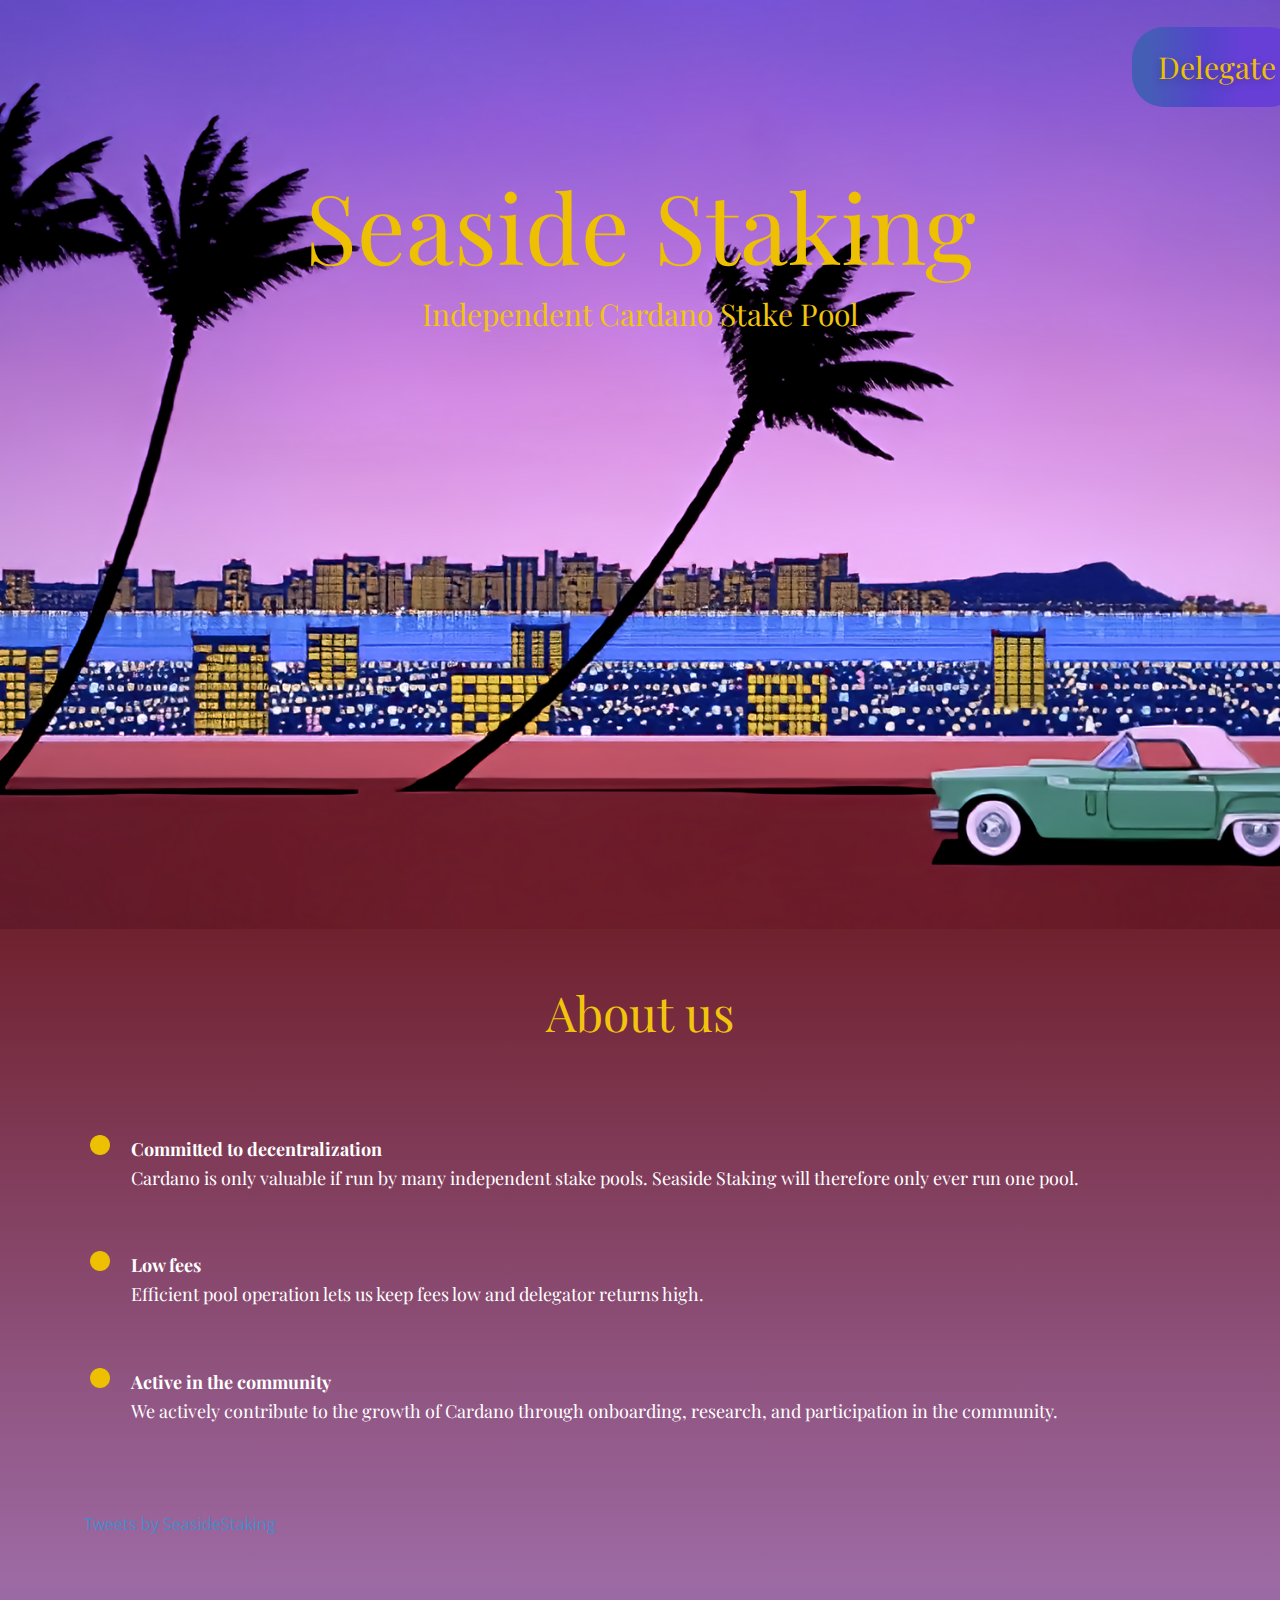
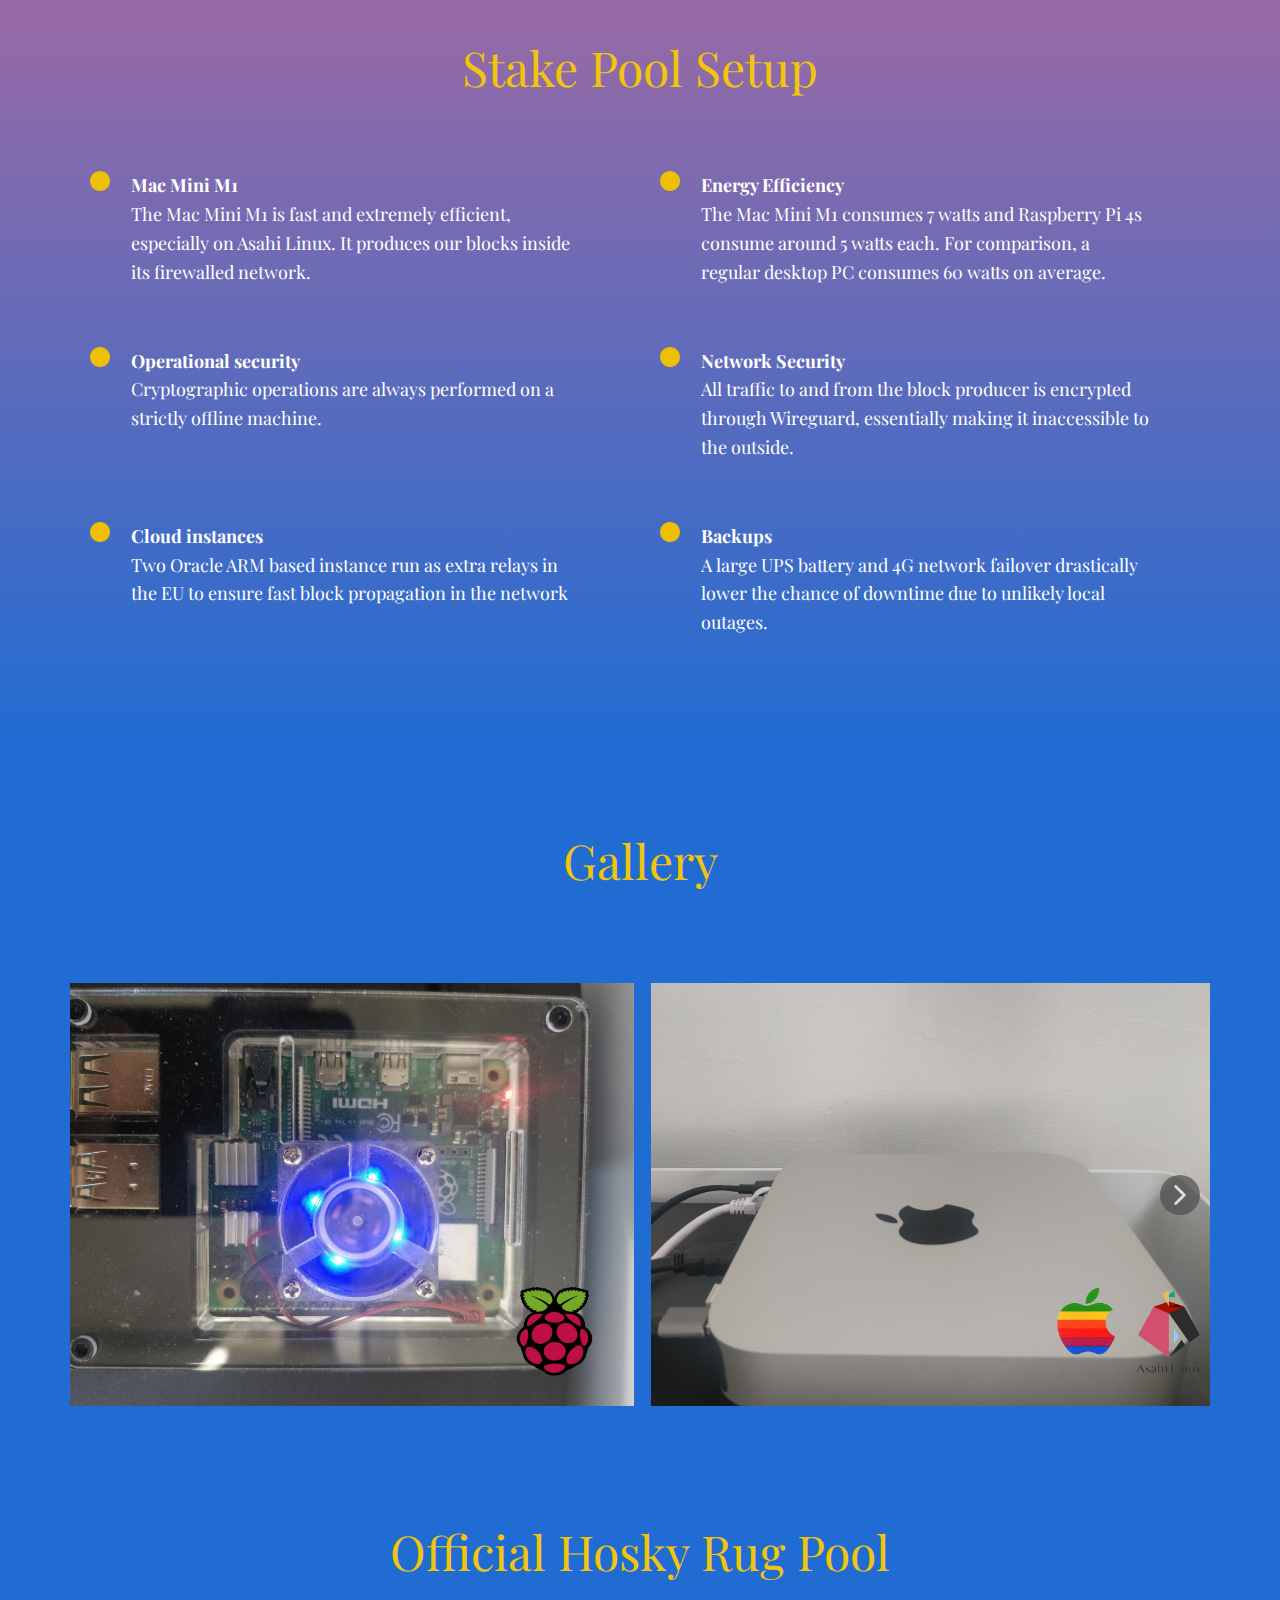
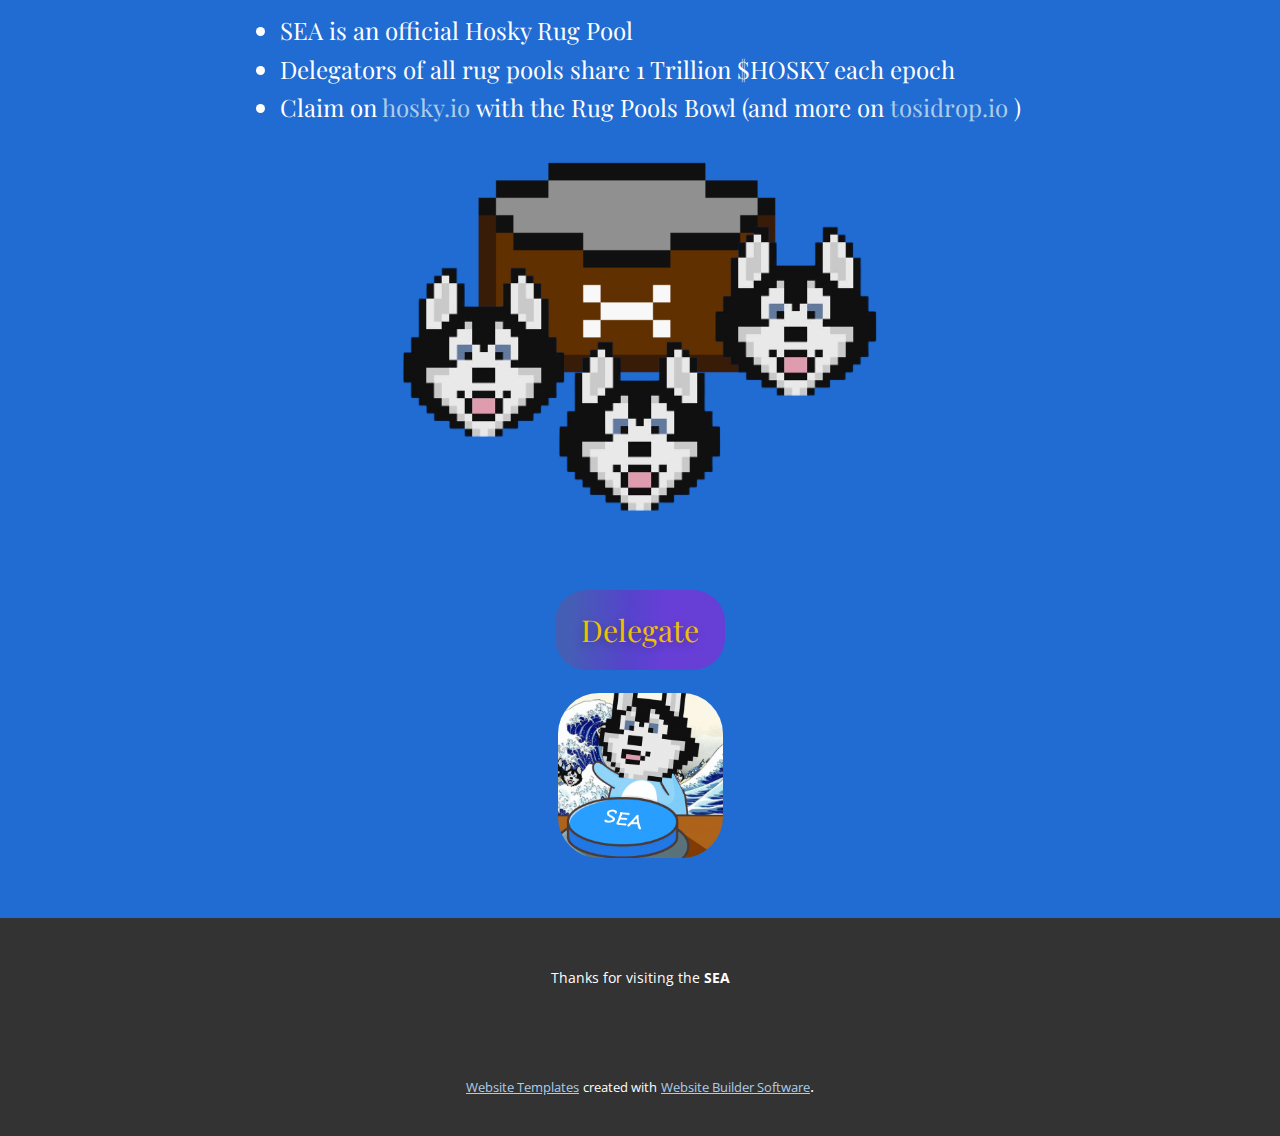
<file: index.html>
<!DOCTYPE html>
<html style="font-size: 16px;" lang="en"><head>
    <meta name="viewport" content="width=device-width, initial-scale=1.0">
    <meta charset="utf-8">
    <meta name="keywords" content="Seaside Staking, staking, Cardano, cryptocurrency">
    <meta name="description" content="Independent Cardano stake pool">
    <title>Seaside Staking</title>
    <link rel="stylesheet" href="nicepage.css" media="screen">
<link rel="stylesheet" href="Home.css" media="screen">
    <script class="u-script" type="text/javascript" src="jquery.js" defer=""></script>
    <script class="u-script" type="text/javascript" src="nicepage.js" defer=""></script>
    <meta name="generator" content="Nicepage 4.18.5, nicepage.com">
    <meta property="og:image" content="images/Logo_comp.png">
    
    <link rel="icon" href="images/favicon1.png">
    <link id="u-theme-google-font" rel="stylesheet" href="https://fonts.googleapis.com/css?family=Roboto:100,100i,300,300i,400,400i,500,500i,700,700i,900,900i|Open+Sans:300,300i,400,400i,500,500i,600,600i,700,700i,800,800i">
    <link id="u-page-google-font" rel="stylesheet" href="https://fonts.googleapis.com/css?family=Playfair+Display:400,400i,500,500i,600,600i,700,700i,800,800i,900,900i">
    
    
    
    
    
    
    
    <script type="application/ld+json">{
		"@context": "http://schema.org",
		"@type": "Organization",
		"name": "Seaside Staking"
}</script>
    <meta name="theme-color" content="#478ac9">
    <meta property="og:title" content="Seaside Staking">
    <meta property="og:description" content="Independent Cardano stake pool">
    <meta property="og:type" content="website">
  </head>
  <body data-home-page="Home.html" data-home-page-title="Home" class="u-body u-overlap u-xl-mode" data-lang="en"><header class="u-align-left u-clearfix u-header u-valign-top u-header" id="sec-32df"></header>
    <section class="u-align-center u-clearfix u-image u-section-1" src="" data-image-width="2560" data-image-height="1440" id="sec-f9b0">
      <h1 class="u-custom-font u-font-playfair-display u-hidden-xl u-text u-text-custom-color-5 u-text-default u-title u-text-1">Seaside<br>Staking
      </h1>
      <h1 class="u-custom-font u-font-playfair-display u-hidden-xl u-text u-text-custom-color-5 u-text-default u-title u-text-2">Seaside Staking</h1>
      <div class="u-align-center u-clearfix u-custom-html u-custom-html-1">
        <style></style>
        <button type="button" class="delegate" onclick="handleDelegate()" style="font-family:'Playfair Display';font-size:30px;color:#eec002"> Delegate </button>
        <script> function handleDelegate() {
			var pool_id = 'f1ae552b032c2d87a416f4067eaf4636b3fe5e80230a1f63aa33f6bc'
			var blockfrost_project_id = 'mainnetNgZ7H12GuptJqFDcj7SeESUqNEw5qBDP'
			var link = 'https://armada-alliance.com/delegation-widget?pool_id=' + pool_id + '&blockfrost_project_id=' + blockfrost_project_id
			var width = 600
			var height = Math.min(800, parseInt(window.outerHeight, 10))
			var left = (parseInt(window.outerWidth, 10) / 2) - (width / 2)
			var top = (parseInt(window.outerHeight, 10) - height) / 2
			window.open(link, 'Delegate', 'width=' + width + ',height=' + height + ',toolbar=0,menubar=0,location=0,status=0,scrollbars=1,resizable=1,left=' + left + ',top=' + top);
		} </script>
      </div>
      <h1 class="u-custom-font u-font-playfair-display u-text u-text-custom-color-5 u-text-default u-title u-text-3">Seaside Staking</h1>
      <p class="u-custom-font u-font-playfair-display u-large-text u-text u-text-palette-3-base u-text-variant u-text-4">Independent Cardano&nbsp;Stake Pool</p>
    </section>
    <section class="u-clearfix u-gradient u-section-2" id="sec-fe4f">
      <div class="u-clearfix u-sheet u-sheet-1">
        <h1 class="u-align-center u-custom-font u-font-playfair-display u-text u-text-default u-text-palette-3-base u-text-1" data-animation-name="" data-animation-duration="0" data-animation-delay="0" data-animation-direction="">About us </h1>
        <div class="u-expanded-width u-list u-list-1">
          <div class="u-repeater u-repeater-1">
            <div class="u-align-left u-container-style u-list-item u-repeater-item u-shape-rectangle">
              <div class="u-container-layout u-similar-container u-container-layout-1"><span class="u-file-icon u-icon u-icon-rectangle u-text-custom-color-5 u-icon-1"><img src="images/481037-77c2042a.png" alt=""></span>
                <p class="u-custom-font u-font-playfair-display u-text u-text-body-alt-color u-text-2">
                  <span style="font-weight: 700;"> Committed to decentralization</span>
                  <br>Cardano is only valuable if run by many independent stake pools. Seaside Staking will therefore only ever run one pool.
                </p>
              </div>
            </div>
            <div class="u-align-left u-container-style u-list-item u-repeater-item u-shape-rectangle">
              <div class="u-container-layout u-similar-container u-container-layout-2"><span class="u-file-icon u-icon u-icon-rectangle u-text-custom-color-5 u-icon-2"><img src="images/481037-77c2042a.png" alt=""></span>
                <p class="u-custom-font u-font-playfair-display u-text u-text-body-alt-color u-text-3">
                  <span style="font-weight: 700;"> Low fees</span>&nbsp; &nbsp; &nbsp; &nbsp; &nbsp; &nbsp; &nbsp; &nbsp; &nbsp; ​&nbsp; &nbsp; &nbsp; &nbsp; &nbsp;&nbsp;<br>Efficient pool operation lets us keep fees low and delegator returns high.
                </p>
              </div>
            </div>
            <div class="u-align-left u-container-style u-list-item u-repeater-item u-shape-rectangle">
              <div class="u-container-layout u-similar-container u-container-layout-3"><span class="u-file-icon u-icon u-icon-rectangle u-text-custom-color-5 u-icon-3"><img src="images/481037-77c2042a.png" alt=""></span>
                <p class="u-custom-font u-font-playfair-display u-text u-text-body-alt-color u-text-4">
                  <span style="font-weight: 700;"> Active in the community</span>
                  <br>We actively contribute to the growth of Cardano through onboarding, research, and participation in the community.<br>
                </p>
              </div>
            </div>
          </div>
        </div>
        <div class="u-clearfix u-custom-html u-custom-html-1">
          <a class="twitter-timeline" data-height="1000" href="https://twitter.com/SeasideStaking?ref_src=twsrc%5Etfw">Tweets by SeasideStaking</a>
          <script async="async" src="https://platform.twitter.com/widgets.js" charset="utf-8"></script>
        </div>
      </div>
    </section>
    <section class="u-align-left u-clearfix u-gradient u-section-3" id="sec-c6f2">
      <div class="u-clearfix u-sheet u-sheet-1">
        <h1 class="u-align-center u-custom-font u-font-playfair-display u-text u-text-default u-text-palette-3-base u-text-1" data-animation-name="" data-animation-duration="0" data-animation-delay="0" data-animation-direction="">Stake Pool Setup</h1>
        <div class="u-expanded-width u-list u-list-1">
          <div class="u-repeater u-repeater-1">
            <div class="u-align-left u-container-style u-list-item u-repeater-item u-shape-rectangle">
              <div class="u-container-layout u-similar-container u-valign-bottom-xs u-container-layout-1"><span class="u-file-icon u-icon u-icon-rectangle u-text-custom-color-5 u-icon-1"><img src="images/481037-77c2042a.png" alt=""></span>
                <p class="u-custom-font u-font-playfair-display u-text u-text-body-alt-color u-text-2">
                  <span style="font-weight: 700;"> Mac Mini M1</span>
                  <br>The Mac Mini M1 is fast and extremely efficient, especially on Asahi Linux. It produces our blocks inside its firewalled network.
                </p>
              </div>
            </div>
            <div class="u-align-left u-container-style u-list-item u-repeater-item u-shape-rectangle">
              <div class="u-container-layout u-similar-container u-valign-bottom-xs u-container-layout-2"><span class="u-file-icon u-icon u-icon-rectangle u-text-custom-color-5 u-icon-2"><img src="images/481037-77c2042a.png" alt=""></span>
                <p class="u-custom-font u-font-playfair-display u-text u-text-body-alt-color u-text-3">
                  <span style="font-weight: 700;"> Energy Efficiency&nbsp; </span>&nbsp; &nbsp; &nbsp; &nbsp; &nbsp; &nbsp; &nbsp; &nbsp; &nbsp; &nbsp; ​&nbsp; &nbsp; &nbsp; &nbsp; &nbsp;&nbsp;<br>The Mac Mini M1 consumes 7 watts and Raspberry Pi 4s consume a​round 5 watts each. For comparison, a regular desktop PC consumes 60 watts on average.
                </p>
              </div>
            </div>
            <div class="u-align-left u-container-style u-list-item u-repeater-item u-shape-rectangle">
              <div class="u-container-layout u-similar-container u-valign-bottom-xs u-container-layout-3"><span class="u-file-icon u-icon u-icon-rectangle u-text-custom-color-5 u-icon-3"><img src="images/481037-77c2042a.png" alt=""></span>
                <p class="u-custom-font u-font-playfair-display u-text u-text-body-alt-color u-text-4">
                  <span style="font-weight: 700;"> Operational security</span>
                  <br>Cryptographic operations are always performed on a strictly offline machine.
                </p>
              </div>
            </div>
            <div class="u-align-left u-container-style u-list-item u-repeater-item u-shape-rectangle">
              <div class="u-container-layout u-similar-container u-valign-bottom-xs u-container-layout-4"><span class="u-file-icon u-icon u-icon-rectangle u-text-custom-color-5 u-icon-4"><img src="images/481037-77c2042a.png" alt=""></span>
                <p class="u-custom-font u-font-playfair-display u-text u-text-body-alt-color u-text-5">
                  <span style="font-weight: 700;"> Network Security</span>
                  <br>All traffic to and from the block producer is encrypted through Wireguard, essentially making it inaccessible to the outside.
                </p>
              </div>
            </div>
            <div class="u-align-left u-container-style u-list-item u-repeater-item u-shape-rectangle">
              <div class="u-container-layout u-similar-container u-valign-bottom-xs u-container-layout-5"><span class="u-file-icon u-icon u-icon-rectangle u-text-custom-color-5 u-icon-5"><img src="images/481037-77c2042a.png" alt=""></span>
                <p class="u-custom-font u-font-playfair-display u-text u-text-body-alt-color u-text-6">
                  <span style="font-weight: 700;"> Cloud instances</span>
                  <br>Two Oracle ARM based instance run as extra relays in the EU to ensure fast block propagation in the network&nbsp;
                </p>
              </div>
            </div>
            <div class="u-align-left u-container-style u-list-item u-repeater-item u-shape-rectangle">
              <div class="u-container-layout u-similar-container u-valign-bottom-xs u-container-layout-6"><span class="u-file-icon u-icon u-icon-rectangle u-text-custom-color-5 u-icon-6"><img src="images/481037-77c2042a.png" alt=""></span>
                <p class="u-custom-font u-font-playfair-display u-text u-text-body-alt-color u-text-7">
                  <span style="font-weight: 700;"> Backups</span>
                  <br>A&nbsp;large UPS battery and 4G network failover drastically lower the chance of downtime due to unlikely local outages.
                </p>
              </div>
            </div>
          </div>
        </div>
      </div>
    </section>
    <section class="u-align-center u-clearfix u-gradient u-section-4" id="sec-fd1d">
      <div class="u-clearfix u-sheet u-valign-middle-xs u-sheet-1">
        <h1 class="u-custom-font u-font-playfair-display u-text u-text-default u-text-palette-3-base u-text-1">Gallery</h1>
        <div class="u-expanded-width u-gallery u-layout-horizontal u-lightbox u-show-text-on-hover u-gallery-1" id="carousel-1acf">
          <div class="u-gallery-inner u-gallery-inner-1" role="listbox"><div class="u-effect-fade u-gallery-item u-gallery-item-1"><div class="u-back-slide" data-image-width="1920" data-image-height="1440"><img class="u-back-image" src="images/img-20220333.jpeg" alt="Raspberry Pi 4">
</div><div class="u-align-center u-over-slide u-shading u-over-slide-1"><h3 class="u-custom-font u-font-courier-new u-gallery-heading">Raspberry Pi 4</h3><p class="u-gallery-text"></p>
</div>
</div><div class="u-effect-fade u-gallery-item u-gallery-item-2"><div class="u-back-slide" data-image-width="1920" data-image-height="1440"><img class="u-back-image" src="images/img-20220331.jpeg" alt="Mac Mini M1">
</div><div class="u-align-center u-over-slide u-shading u-over-slide-2"><h3 class="u-custom-font u-font-courier-new u-gallery-heading">Mac Mini M1</h3><p class="u-gallery-text"></p>
</div>
</div><div class="u-effect-fade u-gallery-item u-gallery-item-3"><div class="u-back-slide" data-image-width="1920" data-image-height="1440"><img class="u-back-image" src="images/img-20220331.jpg" alt="Raspberry Pi 4">
</div><div class="u-align-center u-over-slide u-shading u-over-slide-3"><h3 class="u-custom-font u-font-courier-new u-gallery-heading">Raspberry Pi 4</h3><p class="u-gallery-text"></p>
</div>
</div></div>
          <a class="u-absolute-vcenter u-gallery-nav u-gallery-nav-prev u-grey-70 u-icon-circle u-opacity u-opacity-70 u-spacing-10 u-text-white u-gallery-nav-1" href="#" role="button">
            <span aria-hidden="true">
              <svg viewBox="0 0 451.847 451.847"><path d="M97.141,225.92c0-8.095,3.091-16.192,9.259-22.366L300.689,9.27c12.359-12.359,32.397-12.359,44.751,0
c12.354,12.354,12.354,32.388,0,44.748L173.525,225.92l171.903,171.909c12.354,12.354,12.354,32.391,0,44.744
c-12.354,12.365-32.386,12.365-44.745,0l-194.29-194.281C100.226,242.115,97.141,234.018,97.141,225.92z"></path></svg>
            </span>
            <span class="sr-only">
              <svg viewBox="0 0 451.847 451.847"><path d="M97.141,225.92c0-8.095,3.091-16.192,9.259-22.366L300.689,9.27c12.359-12.359,32.397-12.359,44.751,0
c12.354,12.354,12.354,32.388,0,44.748L173.525,225.92l171.903,171.909c12.354,12.354,12.354,32.391,0,44.744
c-12.354,12.365-32.386,12.365-44.745,0l-194.29-194.281C100.226,242.115,97.141,234.018,97.141,225.92z"></path></svg>
            </span>
          </a>
          <a class="u-absolute-vcenter u-gallery-nav u-gallery-nav-next u-grey-70 u-icon-circle u-opacity u-opacity-70 u-spacing-10 u-text-white u-gallery-nav-2" href="#" role="button">
            <span aria-hidden="true">
              <svg viewBox="0 0 451.846 451.847"><path d="M345.441,248.292L151.154,442.573c-12.359,12.365-32.397,12.365-44.75,0c-12.354-12.354-12.354-32.391,0-44.744
L278.318,225.92L106.409,54.017c-12.354-12.359-12.354-32.394,0-44.748c12.354-12.359,32.391-12.359,44.75,0l194.287,194.284
c6.177,6.18,9.262,14.271,9.262,22.366C354.708,234.018,351.617,242.115,345.441,248.292z"></path></svg>
            </span>
            <span class="sr-only">
              <svg viewBox="0 0 451.846 451.847"><path d="M345.441,248.292L151.154,442.573c-12.359,12.365-32.397,12.365-44.75,0c-12.354-12.354-12.354-32.391,0-44.744
L278.318,225.92L106.409,54.017c-12.354-12.359-12.354-32.394,0-44.748c12.354-12.359,32.391-12.359,44.75,0l194.287,194.284
c6.177,6.18,9.262,14.271,9.262,22.366C354.708,234.018,351.617,242.115,345.441,248.292z"></path></svg>
            </span>
          </a>
        </div>
      </div>
    </section>
    <section class="u-clearfix u-gradient u-section-5" id="sec-fe6c">
      <div class="u-clearfix u-sheet u-sheet-1">
        <h1 class="u-align-center u-custom-font u-font-playfair-display u-text u-text-default u-text-palette-3-base u-text-1">Offici<span style="font-size: 3rem;"></span>al Hosky Rug Pool
        </h1>
        <ul class="u-align-left u-custom-font u-font-playfair-display u-text u-text-body-alt-color u-text-default u-text-2">
          <li>SEA is an official Hosky Rug Pool</li>
          <li>Delegators of all rug pools share 1 Trillion $HOSKY each epoch</li>
          <li>Claim on <a href="https://hosky.io" class="u-active-none u-border-none u-btn u-button-link u-button-style u-hover-none u-none u-text-palette-1-light-2 u-btn-1" target="_blank">hosky.io</a>&nbsp;with the Rug Pools Bowl (and more on <span class="u-text-palette-1-light-2">
              <a href="https://app.tosidrop.io/cardano/claim" class="u-active-none u-border-none u-btn u-button-link u-button-style u-hover-none u-none u-text-palette-1-light-2 u-btn-2">tosidrop.io</a>
            </span>)
          </li>
        </ul>
        <img class="u-image u-image-default u-image-1" src="images/Doggie-Bowl-1-300x213.png" alt="" data-image-width="300" data-image-height="213" data-href="https://hosky.io/" data-target="_blank">
        <img class="u-image u-image-contain u-image-default u-preserve-proportions u-image-2" src="images/hosky-removebg-preview.png" alt="" data-image-width="399" data-image-height="399">
        <img class="u-hidden-xs u-image u-image-contain u-image-default u-preserve-proportions u-image-3" src="images/hosky-removebg-preview.png" alt="" data-image-width="399" data-image-height="399">
        <img class="u-hidden-md u-hidden-sm u-hidden-xs u-image u-image-contain u-image-default u-preserve-proportions u-image-4" src="images/hosky-removebg-preview.png" alt="" data-image-width="399" data-image-height="399">
      </div>
    </section>
    <section class="u-align-left u-clearfix u-gradient u-section-6" id="sec-51f7">
      <div class="u-clearfix u-sheet u-sheet-1">
        <div class="u-align-center u-clearfix u-custom-html u-custom-html-1">
          <style></style>
          <button type="button" class="delegate" onclick="handleDelegate()" style="font-family:'Playfair Display';font-size:30px;color:#eec002"> Delegate </button>
          <script> function handleDelegate() {
			var pool_id = 'f1ae552b032c2d87a416f4067eaf4636b3fe5e80230a1f63aa33f6bc'
			var blockfrost_project_id = 'mainnetNgZ7H12GuptJqFDcj7SeESUqNEw5qBDP'
			var link = 'https://armada-alliance.com/delegation-widget?pool_id=' + pool_id + '&blockfrost_project_id=' + blockfrost_project_id
			var width = 600
			var height = Math.min(800, parseInt(window.outerHeight, 10))
			var left = (parseInt(window.outerWidth, 10) / 2) - (width / 2)
			var top = (parseInt(window.outerHeight, 10) - height) / 2
			window.open(link, 'Delegate', 'width=' + width + ',height=' + height + ',toolbar=0,menubar=0,location=0,status=0,scrollbars=1,resizable=1,left=' + left + ',top=' + top);
		} </script>
        </div>
        <img class="u-image u-image-round u-preserve-proportions u-radius-41 u-image-1" src="images/Button_Hoskisai.gif" alt="" data-image-width="480" data-image-height="480">
      </div>
    </section>
    
    
    <footer class="u-align-center u-clearfix u-footer u-grey-80 u-footer" id="sec-8c31"><div class="u-clearfix u-sheet u-sheet-1">
        <p class="u-small-text u-text u-text-variant u-text-1">Thanks for visiting the <span style="font-weight: 700;">SEA</span>
        </p>
      </div></footer>
    <section class="u-backlink u-clearfix u-grey-80">
      <a class="u-link" href="https://nicepage.com/website-templates" target="_blank">
        <span>Website Templates</span>
      </a>
      <p class="u-text">
        <span>created with</span>
      </p>
      <a class="u-link" href="" target="_blank">
        <span>Website Builder Software</span>
      </a>. 
    </section>
  
</body></html>
</file>
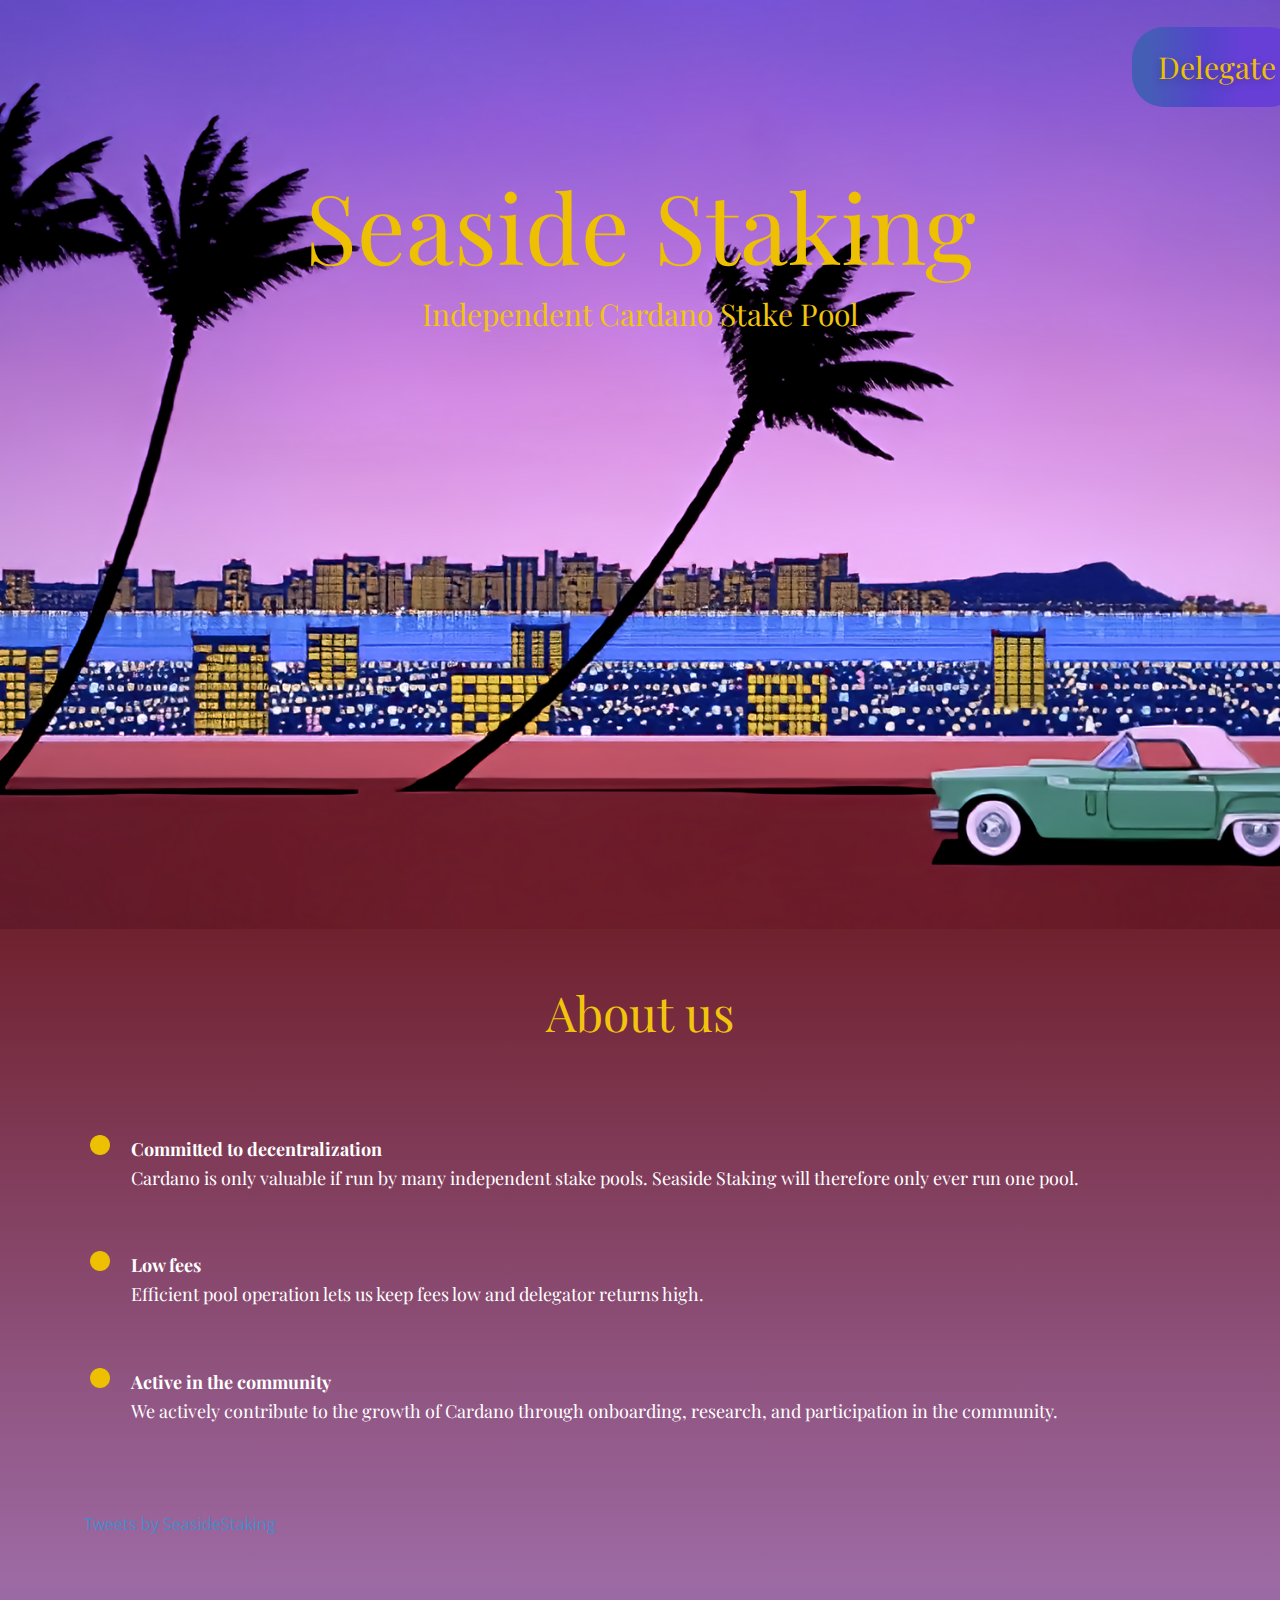
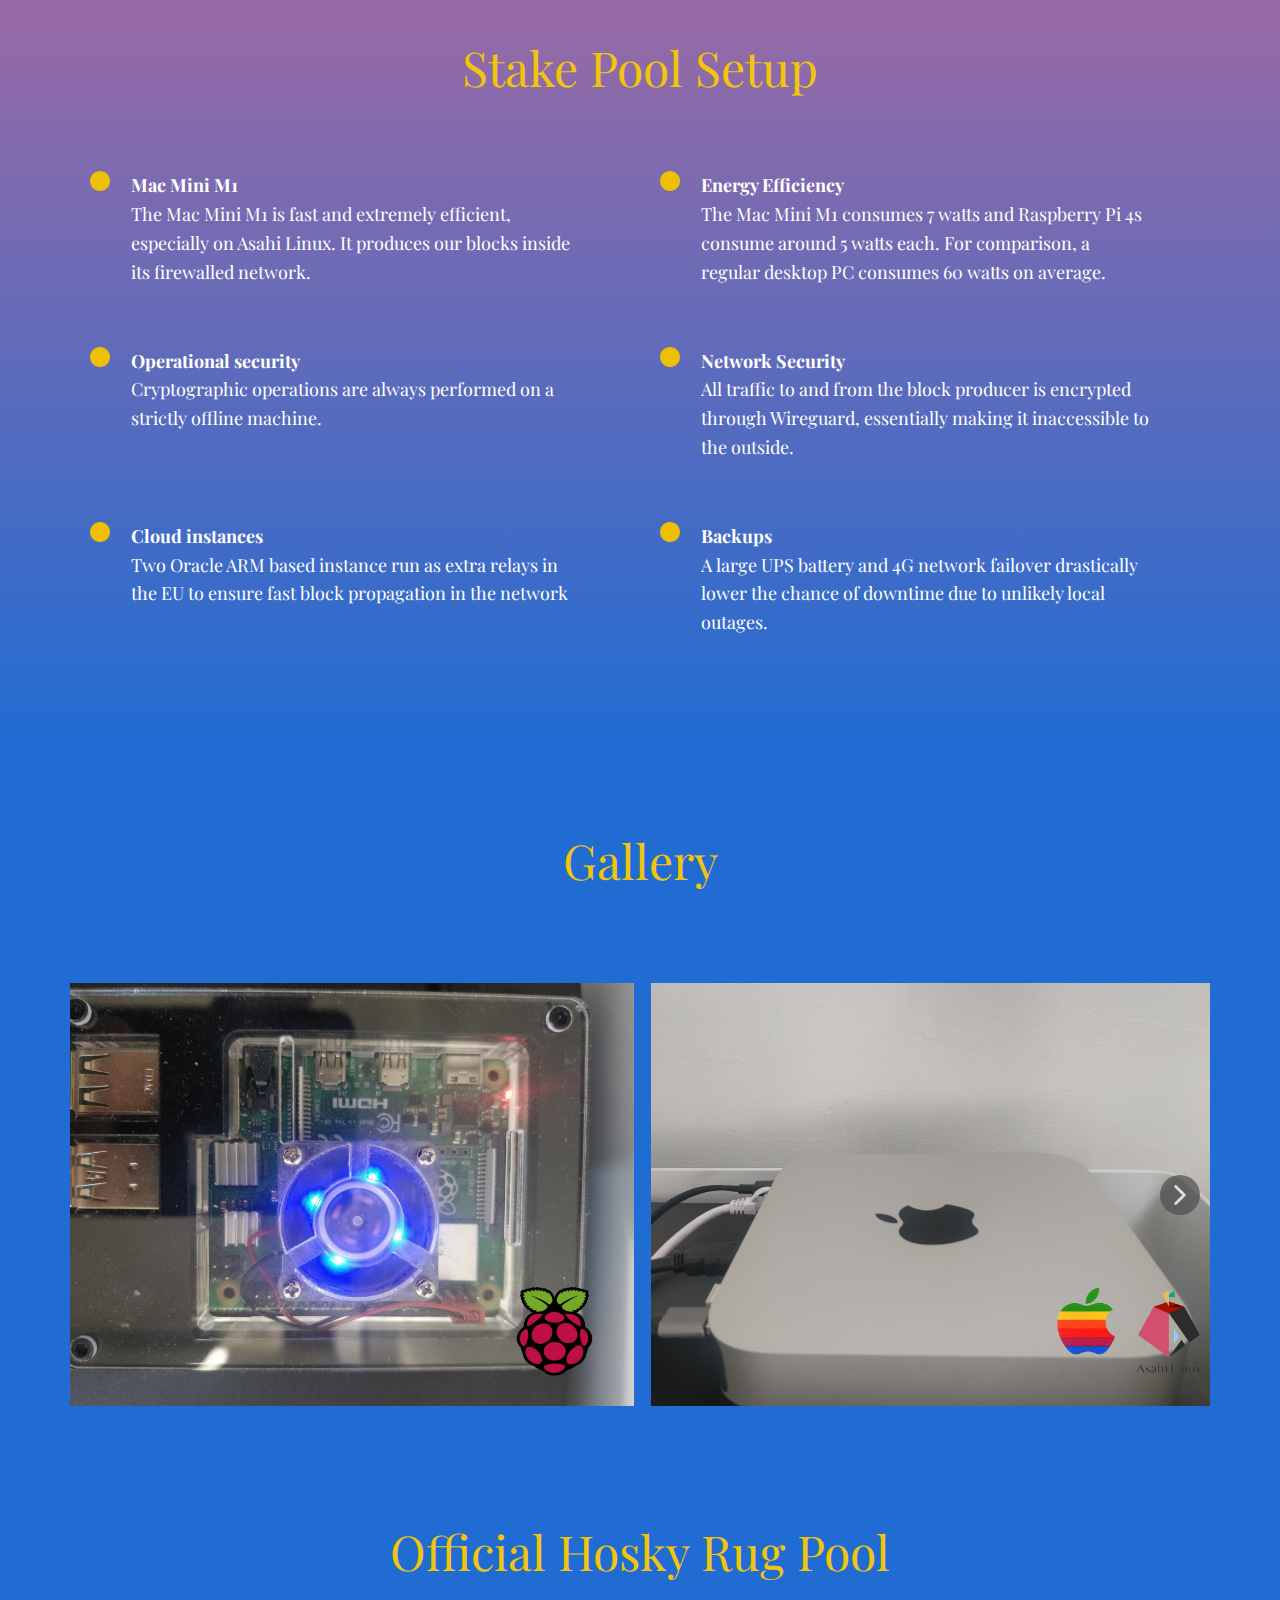
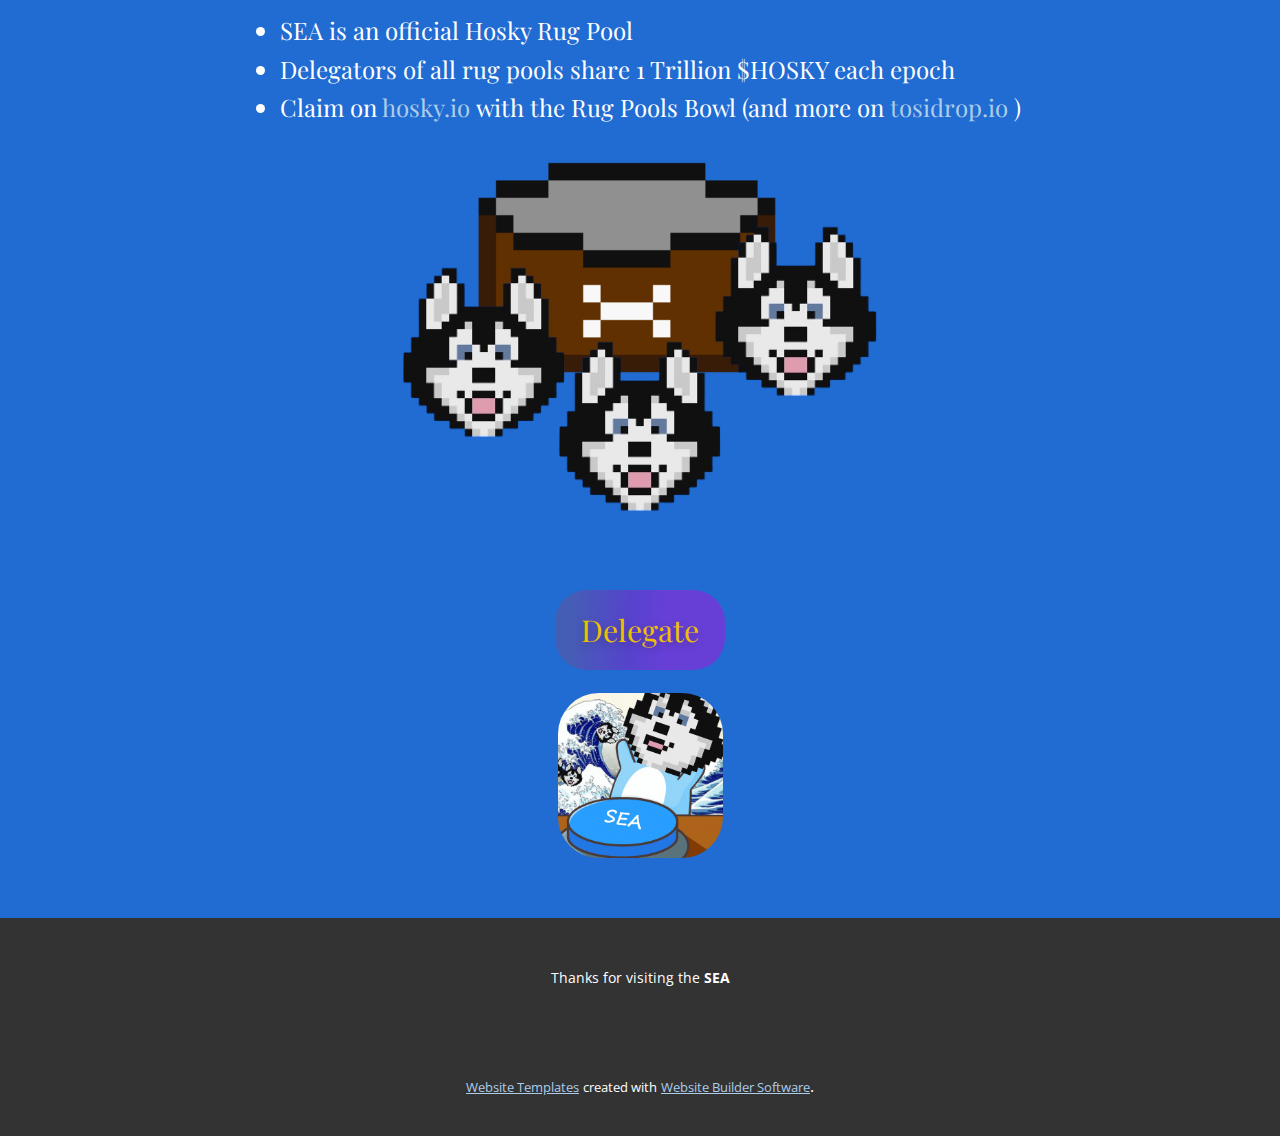
<file: Seaside/index.html>
<!DOCTYPE html>
<html style="font-size: 16px;" lang="en"><head>
    <meta name="viewport" content="width=device-width, initial-scale=1.0">
    <meta charset="utf-8">
    <meta name="keywords" content="Seaside Staking, staking, Cardano, cryptocurrency">
    <meta name="description" content="Independent Cardano stake pool">
    <title>Seaside Staking</title>
    <link rel="stylesheet" href="nicepage.css" media="screen">
<link rel="stylesheet" href="Home.css" media="screen">
    <script class="u-script" type="text/javascript" src="jquery.js" defer=""></script>
    <script class="u-script" type="text/javascript" src="nicepage.js" defer=""></script>
    <meta name="generator" content="Nicepage 4.18.5, nicepage.com">
    <meta property="og:image" content="images/Logo_comp.png">
    
    <link rel="icon" href="images/favicon3.png">
    <link id="u-theme-google-font" rel="stylesheet" href="https://fonts.googleapis.com/css?family=Roboto:100,100i,300,300i,400,400i,500,500i,700,700i,900,900i|Open+Sans:300,300i,400,400i,500,500i,600,600i,700,700i,800,800i">
    <link id="u-page-google-font" rel="stylesheet" href="https://fonts.googleapis.com/css?family=Playfair+Display:400,400i,500,500i,600,600i,700,700i,800,800i,900,900i">
    
    
    
    
    
    
    
    <script type="application/ld+json">{
		"@context": "http://schema.org",
		"@type": "Organization",
		"name": "Seaside Staking"
}</script>
    <meta name="theme-color" content="#478ac9">
    <meta property="og:title" content="Seaside Staking">
    <meta property="og:description" content="Independent Cardano stake pool">
    <meta property="og:type" content="website">
  </head>
  <body data-home-page="Home.html" data-home-page-title="Home" class="u-body u-overlap u-xl-mode" data-lang="en"><header class="u-align-left u-clearfix u-header u-valign-top u-header" id="sec-32df"></header>
    <section class="u-align-center u-clearfix u-image u-section-1" src="" data-image-width="2560" data-image-height="1440" id="sec-f9b0">
      <h1 class="u-custom-font u-font-playfair-display u-hidden-xl u-text u-text-custom-color-5 u-text-default u-title u-text-1">Seaside<br>Staking
      </h1>
      <h1 class="u-custom-font u-font-playfair-display u-hidden-xl u-text u-text-custom-color-5 u-text-default u-title u-text-2">Seaside Staking</h1>
      <div class="u-align-center u-clearfix u-custom-html u-custom-html-1">
        <style></style>
        <button type="button" class="delegate" onclick="handleDelegate()" style="font-family:'Playfair Display';font-size:30px;color:#eec002"> Delegate </button>
        <script> function handleDelegate() {
			var pool_id = 'f1ae552b032c2d87a416f4067eaf4636b3fe5e80230a1f63aa33f6bc'
			var blockfrost_project_id = 'mainnetNgZ7H12GuptJqFDcj7SeESUqNEw5qBDP'
			var link = 'https://armada-alliance.com/delegation-widget?pool_id=' + pool_id + '&blockfrost_project_id=' + blockfrost_project_id
			var width = 600
			var height = Math.min(800, parseInt(window.outerHeight, 10))
			var left = (parseInt(window.outerWidth, 10) / 2) - (width / 2)
			var top = (parseInt(window.outerHeight, 10) - height) / 2
			window.open(link, 'Delegate', 'width=' + width + ',height=' + height + ',toolbar=0,menubar=0,location=0,status=0,scrollbars=1,resizable=1,left=' + left + ',top=' + top);
		} </script>
      </div>
      <h1 class="u-custom-font u-font-playfair-display u-text u-text-custom-color-5 u-text-default u-title u-text-3">Seaside Staking</h1>
      <p class="u-custom-font u-font-playfair-display u-large-text u-text u-text-palette-3-base u-text-variant u-text-4">Independent Cardano&nbsp;Stake Pool</p>
    </section>
    <section class="u-clearfix u-gradient u-section-2" id="sec-fe4f">
      <div class="u-clearfix u-sheet u-sheet-1">
        <h1 class="u-align-center u-custom-font u-font-playfair-display u-text u-text-default u-text-palette-3-base u-text-1" data-animation-name="" data-animation-duration="0" data-animation-delay="0" data-animation-direction="">About us </h1>
        <div class="u-expanded-width u-list u-list-1">
          <div class="u-repeater u-repeater-1">
            <div class="u-align-left u-container-style u-list-item u-repeater-item u-shape-rectangle">
              <div class="u-container-layout u-similar-container u-container-layout-1"><span class="u-file-icon u-icon u-icon-rectangle u-text-custom-color-5 u-icon-1"><img src="images/481037-77c2042a.png" alt=""></span>
                <p class="u-custom-font u-font-playfair-display u-text u-text-body-alt-color u-text-2">
                  <span style="font-weight: 700;"> Committed to decentralization</span>
                  <br>Cardano is only valuable if run by many independent stake pools. Seaside Staking will therefore only ever run one pool.
                </p>
              </div>
            </div>
            <div class="u-align-left u-container-style u-list-item u-repeater-item u-shape-rectangle">
              <div class="u-container-layout u-similar-container u-container-layout-2"><span class="u-file-icon u-icon u-icon-rectangle u-text-custom-color-5 u-icon-2"><img src="images/481037-77c2042a.png" alt=""></span>
                <p class="u-custom-font u-font-playfair-display u-text u-text-body-alt-color u-text-3">
                  <span style="font-weight: 700;"> Low fees</span>&nbsp; &nbsp; &nbsp; &nbsp; &nbsp; &nbsp; &nbsp; &nbsp; &nbsp; ​&nbsp; &nbsp; &nbsp; &nbsp; &nbsp;&nbsp;<br>Efficient pool operation lets us keep fees low and delegator returns high.
                </p>
              </div>
            </div>
            <div class="u-align-left u-container-style u-list-item u-repeater-item u-shape-rectangle">
              <div class="u-container-layout u-similar-container u-container-layout-3"><span class="u-file-icon u-icon u-icon-rectangle u-text-custom-color-5 u-icon-3"><img src="images/481037-77c2042a.png" alt=""></span>
                <p class="u-custom-font u-font-playfair-display u-text u-text-body-alt-color u-text-4">
                  <span style="font-weight: 700;"> Active in the community</span>
                  <br>We actively contribute to the growth of Cardano through onboarding, research, and participation in the community.<br>
                </p>
              </div>
            </div>
          </div>
        </div>
        <div class="u-clearfix u-custom-html u-custom-html-1">
          <a class="twitter-timeline" data-height="1000" href="https://twitter.com/SeasideStaking?ref_src=twsrc%5Etfw">Tweets by SeasideStaking</a>
          <script async="async" src="https://platform.twitter.com/widgets.js" charset="utf-8"></script>
        </div>
      </div>
    </section>
    <section class="u-align-left u-clearfix u-gradient u-section-3" id="sec-c6f2">
      <div class="u-clearfix u-sheet u-sheet-1">
        <h1 class="u-align-center u-custom-font u-font-playfair-display u-text u-text-default u-text-palette-3-base u-text-1" data-animation-name="" data-animation-duration="0" data-animation-delay="0" data-animation-direction="">Stake Pool Setup</h1>
        <div class="u-expanded-width u-list u-list-1">
          <div class="u-repeater u-repeater-1">
            <div class="u-align-left u-container-style u-list-item u-repeater-item u-shape-rectangle">
              <div class="u-container-layout u-similar-container u-valign-bottom-xs u-container-layout-1"><span class="u-file-icon u-icon u-icon-rectangle u-text-custom-color-5 u-icon-1"><img src="images/481037-77c2042a.png" alt=""></span>
                <p class="u-custom-font u-font-playfair-display u-text u-text-body-alt-color u-text-2">
                  <span style="font-weight: 700;"> Mac Mini M1</span>
                  <br>The Mac Mini M1 is fast and extremely efficient, especially on Asahi Linux. It produces our blocks inside its firewalled network.
                </p>
              </div>
            </div>
            <div class="u-align-left u-container-style u-list-item u-repeater-item u-shape-rectangle">
              <div class="u-container-layout u-similar-container u-valign-bottom-xs u-container-layout-2"><span class="u-file-icon u-icon u-icon-rectangle u-text-custom-color-5 u-icon-2"><img src="images/481037-77c2042a.png" alt=""></span>
                <p class="u-custom-font u-font-playfair-display u-text u-text-body-alt-color u-text-3">
                  <span style="font-weight: 700;"> Energy Efficiency&nbsp; </span>&nbsp; &nbsp; &nbsp; &nbsp; &nbsp; &nbsp; &nbsp; &nbsp; &nbsp; &nbsp; ​&nbsp; &nbsp; &nbsp; &nbsp; &nbsp;&nbsp;<br>The Mac Mini M1 consumes 7 watts and Raspberry Pi 4s consume a​round 5 watts each. For comparison, a regular desktop PC consumes 60 watts on average.
                </p>
              </div>
            </div>
            <div class="u-align-left u-container-style u-list-item u-repeater-item u-shape-rectangle">
              <div class="u-container-layout u-similar-container u-valign-bottom-xs u-container-layout-3"><span class="u-file-icon u-icon u-icon-rectangle u-text-custom-color-5 u-icon-3"><img src="images/481037-77c2042a.png" alt=""></span>
                <p class="u-custom-font u-font-playfair-display u-text u-text-body-alt-color u-text-4">
                  <span style="font-weight: 700;"> Operational security</span>
                  <br>Cryptographic operations are always performed on a strictly offline machine.
                </p>
              </div>
            </div>
            <div class="u-align-left u-container-style u-list-item u-repeater-item u-shape-rectangle">
              <div class="u-container-layout u-similar-container u-valign-bottom-xs u-container-layout-4"><span class="u-file-icon u-icon u-icon-rectangle u-text-custom-color-5 u-icon-4"><img src="images/481037-77c2042a.png" alt=""></span>
                <p class="u-custom-font u-font-playfair-display u-text u-text-body-alt-color u-text-5">
                  <span style="font-weight: 700;"> Network Security</span>
                  <br>All traffic to and from the block producer is encrypted through Wireguard, essentially making it inaccessible to the outside.
                </p>
              </div>
            </div>
            <div class="u-align-left u-container-style u-list-item u-repeater-item u-shape-rectangle">
              <div class="u-container-layout u-similar-container u-valign-bottom-xs u-container-layout-5"><span class="u-file-icon u-icon u-icon-rectangle u-text-custom-color-5 u-icon-5"><img src="images/481037-77c2042a.png" alt=""></span>
                <p class="u-custom-font u-font-playfair-display u-text u-text-body-alt-color u-text-6">
                  <span style="font-weight: 700;"> Cloud instances</span>
                  <br>Two Oracle ARM based instance run as extra relays in the EU to ensure fast block propagation in the network&nbsp;
                </p>
              </div>
            </div>
            <div class="u-align-left u-container-style u-list-item u-repeater-item u-shape-rectangle">
              <div class="u-container-layout u-similar-container u-valign-bottom-xs u-container-layout-6"><span class="u-file-icon u-icon u-icon-rectangle u-text-custom-color-5 u-icon-6"><img src="images/481037-77c2042a.png" alt=""></span>
                <p class="u-custom-font u-font-playfair-display u-text u-text-body-alt-color u-text-7">
                  <span style="font-weight: 700;"> Backups</span>
                  <br>A&nbsp;large UPS battery and 4G network failover drastically lower the chance of downtime due to unlikely local outages.
                </p>
              </div>
            </div>
          </div>
        </div>
      </div>
    </section>
    <section class="u-align-center u-clearfix u-gradient u-section-4" id="sec-fd1d">
      <div class="u-clearfix u-sheet u-valign-middle-xs u-sheet-1">
        <h1 class="u-custom-font u-font-playfair-display u-text u-text-default u-text-palette-3-base u-text-1">Gallery</h1>
        <div class="u-expanded-width u-gallery u-layout-horizontal u-lightbox u-show-text-on-hover u-gallery-1" id="carousel-1acf">
          <div class="u-gallery-inner u-gallery-inner-1" role="listbox"><div class="u-effect-fade u-gallery-item u-gallery-item-1"><div class="u-back-slide" data-image-width="1920" data-image-height="1440"><img class="u-back-image" src="images/img-20220333.jpeg" alt="Raspberry Pi 4">
</div><div class="u-align-center u-over-slide u-shading u-over-slide-1"><h3 class="u-custom-font u-font-courier-new u-gallery-heading">Raspberry Pi 4</h3><p class="u-gallery-text"></p>
</div>
</div><div class="u-effect-fade u-gallery-item u-gallery-item-2"><div class="u-back-slide" data-image-width="1920" data-image-height="1440"><img class="u-back-image" src="images/img-20220331.jpeg" alt="Mac Mini M1">
</div><div class="u-align-center u-over-slide u-shading u-over-slide-2"><h3 class="u-custom-font u-font-courier-new u-gallery-heading">Mac Mini M1</h3><p class="u-gallery-text"></p>
</div>
</div><div class="u-effect-fade u-gallery-item u-gallery-item-3"><div class="u-back-slide" data-image-width="1920" data-image-height="1440"><img class="u-back-image" src="images/img-20220331.jpg" alt="Raspberry Pi 4">
</div><div class="u-align-center u-over-slide u-shading u-over-slide-3"><h3 class="u-custom-font u-font-courier-new u-gallery-heading">Raspberry Pi 4</h3><p class="u-gallery-text"></p>
</div>
</div></div>
          <a class="u-absolute-vcenter u-gallery-nav u-gallery-nav-prev u-grey-70 u-icon-circle u-opacity u-opacity-70 u-spacing-10 u-text-white u-gallery-nav-1" href="#" role="button">
            <span aria-hidden="true">
              <svg viewBox="0 0 451.847 451.847"><path d="M97.141,225.92c0-8.095,3.091-16.192,9.259-22.366L300.689,9.27c12.359-12.359,32.397-12.359,44.751,0
c12.354,12.354,12.354,32.388,0,44.748L173.525,225.92l171.903,171.909c12.354,12.354,12.354,32.391,0,44.744
c-12.354,12.365-32.386,12.365-44.745,0l-194.29-194.281C100.226,242.115,97.141,234.018,97.141,225.92z"></path></svg>
            </span>
            <span class="sr-only">
              <svg viewBox="0 0 451.847 451.847"><path d="M97.141,225.92c0-8.095,3.091-16.192,9.259-22.366L300.689,9.27c12.359-12.359,32.397-12.359,44.751,0
c12.354,12.354,12.354,32.388,0,44.748L173.525,225.92l171.903,171.909c12.354,12.354,12.354,32.391,0,44.744
c-12.354,12.365-32.386,12.365-44.745,0l-194.29-194.281C100.226,242.115,97.141,234.018,97.141,225.92z"></path></svg>
            </span>
          </a>
          <a class="u-absolute-vcenter u-gallery-nav u-gallery-nav-next u-grey-70 u-icon-circle u-opacity u-opacity-70 u-spacing-10 u-text-white u-gallery-nav-2" href="#" role="button">
            <span aria-hidden="true">
              <svg viewBox="0 0 451.846 451.847"><path d="M345.441,248.292L151.154,442.573c-12.359,12.365-32.397,12.365-44.75,0c-12.354-12.354-12.354-32.391,0-44.744
L278.318,225.92L106.409,54.017c-12.354-12.359-12.354-32.394,0-44.748c12.354-12.359,32.391-12.359,44.75,0l194.287,194.284
c6.177,6.18,9.262,14.271,9.262,22.366C354.708,234.018,351.617,242.115,345.441,248.292z"></path></svg>
            </span>
            <span class="sr-only">
              <svg viewBox="0 0 451.846 451.847"><path d="M345.441,248.292L151.154,442.573c-12.359,12.365-32.397,12.365-44.75,0c-12.354-12.354-12.354-32.391,0-44.744
L278.318,225.92L106.409,54.017c-12.354-12.359-12.354-32.394,0-44.748c12.354-12.359,32.391-12.359,44.75,0l194.287,194.284
c6.177,6.18,9.262,14.271,9.262,22.366C354.708,234.018,351.617,242.115,345.441,248.292z"></path></svg>
            </span>
          </a>
        </div>
      </div>
    </section>
    <section class="u-clearfix u-gradient u-section-5" id="sec-fe6c">
      <div class="u-clearfix u-sheet u-sheet-1">
        <h1 class="u-align-center u-custom-font u-font-playfair-display u-text u-text-default u-text-palette-3-base u-text-1">Offici<span style="font-size: 3rem;"></span>al Hosky Rug Pool
        </h1>
        <ul class="u-align-left u-custom-font u-font-playfair-display u-text u-text-body-alt-color u-text-default u-text-2">
          <li>SEA is an official Hosky Rug Pool</li>
          <li>Delegators of all rug pools share 1 Trillion $HOSKY each epoch</li>
          <li>Claim on <a href="https://hosky.io" class="u-active-none u-border-none u-btn u-button-link u-button-style u-hover-none u-none u-text-palette-1-light-2 u-btn-1" target="_blank">hosky.io</a>&nbsp;with the Rug Pools Bowl (and more on <span class="u-text-palette-1-light-2">
              <a href="https://app.tosidrop.io/cardano/claim" class="u-active-none u-border-none u-btn u-button-link u-button-style u-hover-none u-none u-text-palette-1-light-2 u-btn-2">tosidrop.io</a>
            </span>)
          </li>
        </ul>
        <img class="u-image u-image-default u-image-1" src="images/Doggie-Bowl-1-300x213.png" alt="" data-image-width="300" data-image-height="213" data-href="https://hosky.io/" data-target="_blank">
        <img class="u-image u-image-contain u-image-default u-preserve-proportions u-image-2" src="images/hosky-removebg-preview.png" alt="" data-image-width="399" data-image-height="399">
        <img class="u-hidden-xs u-image u-image-contain u-image-default u-preserve-proportions u-image-3" src="images/hosky-removebg-preview.png" alt="" data-image-width="399" data-image-height="399">
        <img class="u-hidden-md u-hidden-sm u-hidden-xs u-image u-image-contain u-image-default u-preserve-proportions u-image-4" src="images/hosky-removebg-preview.png" alt="" data-image-width="399" data-image-height="399">
      </div>
    </section>
    <section class="u-align-left u-clearfix u-gradient u-section-6" id="sec-51f7">
      <div class="u-clearfix u-sheet u-sheet-1">
        <div class="u-align-center u-clearfix u-custom-html u-custom-html-1">
          <style></style>
          <button type="button" class="delegate" onclick="handleDelegate()" style="font-family:'Playfair Display';font-size:30px;color:#eec002"> Delegate </button>
          <script> function handleDelegate() {
			var pool_id = 'f1ae552b032c2d87a416f4067eaf4636b3fe5e80230a1f63aa33f6bc'
			var blockfrost_project_id = 'mainnetNgZ7H12GuptJqFDcj7SeESUqNEw5qBDP'
			var link = 'https://armada-alliance.com/delegation-widget?pool_id=' + pool_id + '&blockfrost_project_id=' + blockfrost_project_id
			var width = 600
			var height = Math.min(800, parseInt(window.outerHeight, 10))
			var left = (parseInt(window.outerWidth, 10) / 2) - (width / 2)
			var top = (parseInt(window.outerHeight, 10) - height) / 2
			window.open(link, 'Delegate', 'width=' + width + ',height=' + height + ',toolbar=0,menubar=0,location=0,status=0,scrollbars=1,resizable=1,left=' + left + ',top=' + top);
		} </script>
        </div>
        <img class="u-image u-image-round u-preserve-proportions u-radius-41 u-image-1" src="images/Button_Hoskisai.gif" alt="" data-image-width="480" data-image-height="480">
      </div>
    </section>
    
    
    <footer class="u-align-center u-clearfix u-footer u-grey-80 u-footer" id="sec-8c31"><div class="u-clearfix u-sheet u-sheet-1">
        <p class="u-small-text u-text u-text-variant u-text-1">Thanks for visiting the <span style="font-weight: 700;">SEA</span>
        </p>
      </div></footer>
    <section class="u-backlink u-clearfix u-grey-80">
      <a class="u-link" href="https://nicepage.com/website-templates" target="_blank">
        <span>Website Templates</span>
      </a>
      <p class="u-text">
        <span>created with</span>
      </p>
      <a class="u-link" href="" target="_blank">
        <span>Website Builder Software</span>
      </a>. 
    </section>
  
</body></html>
</file>
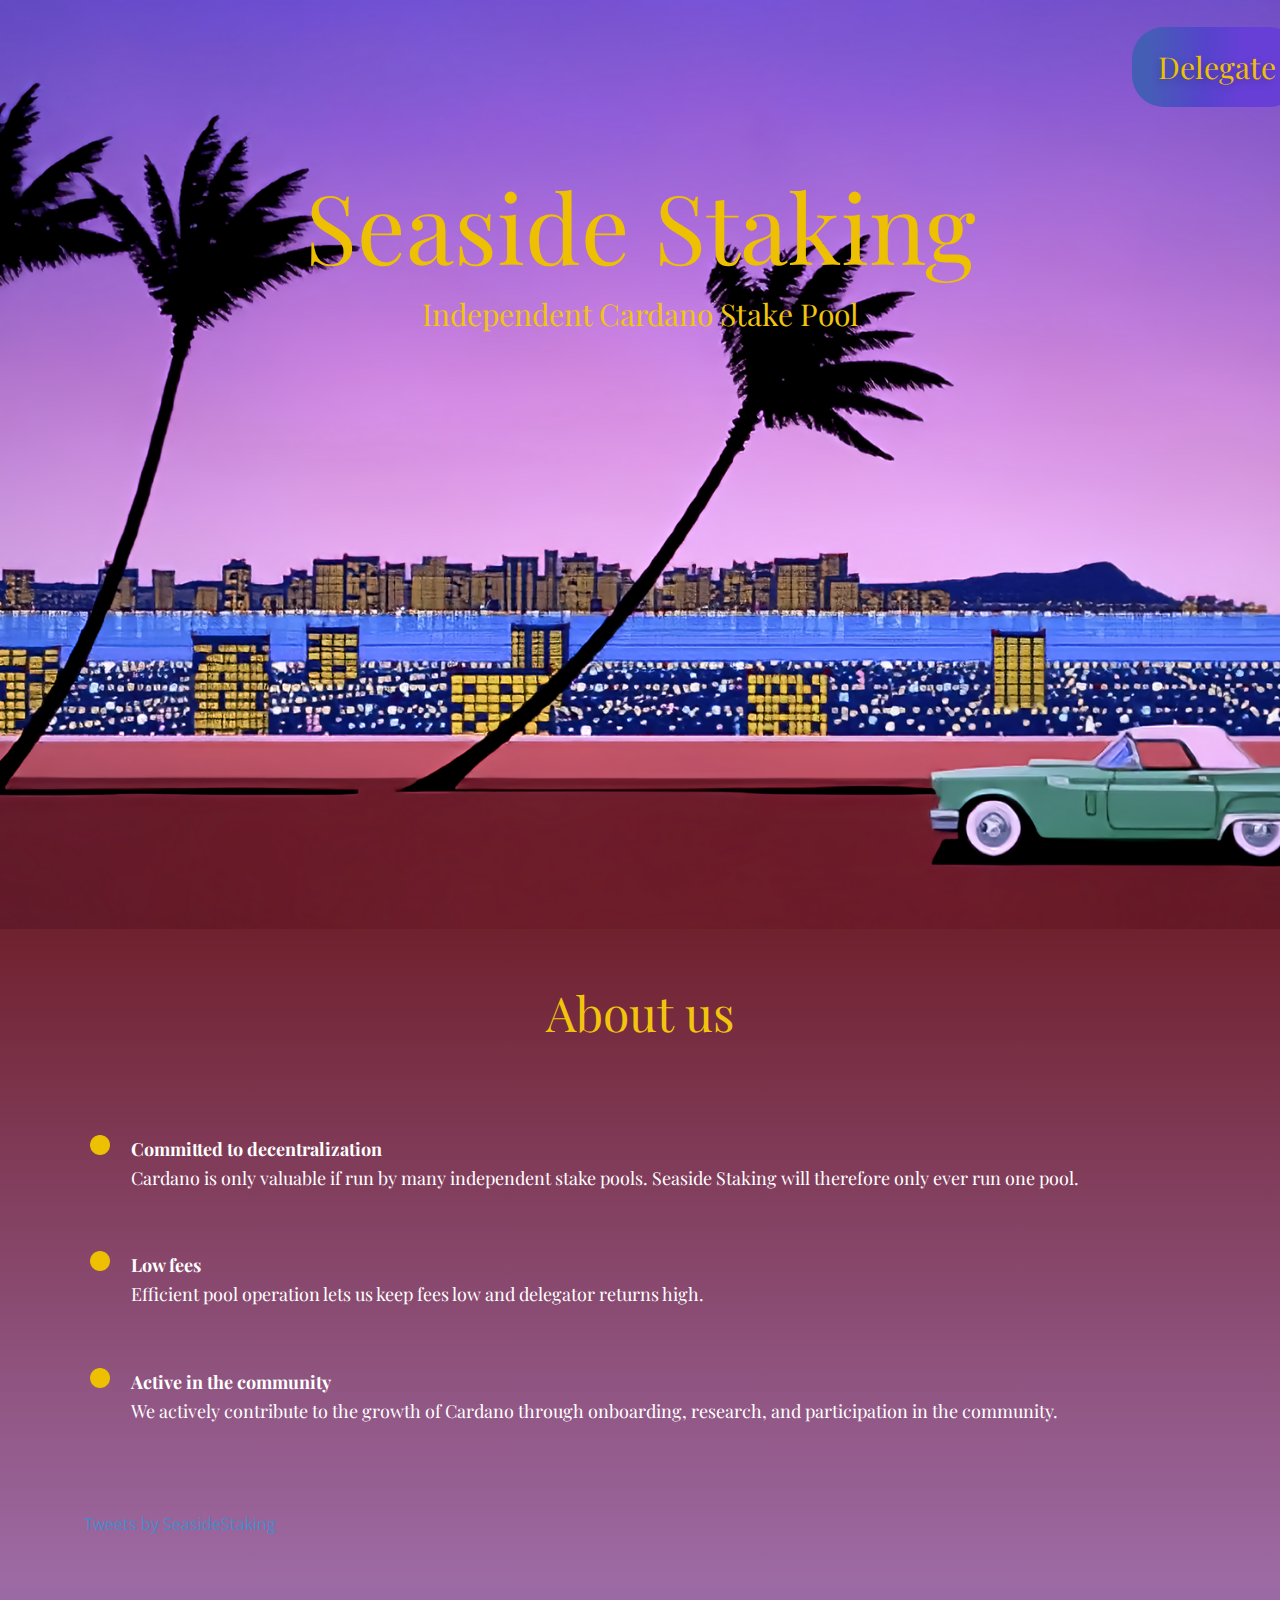
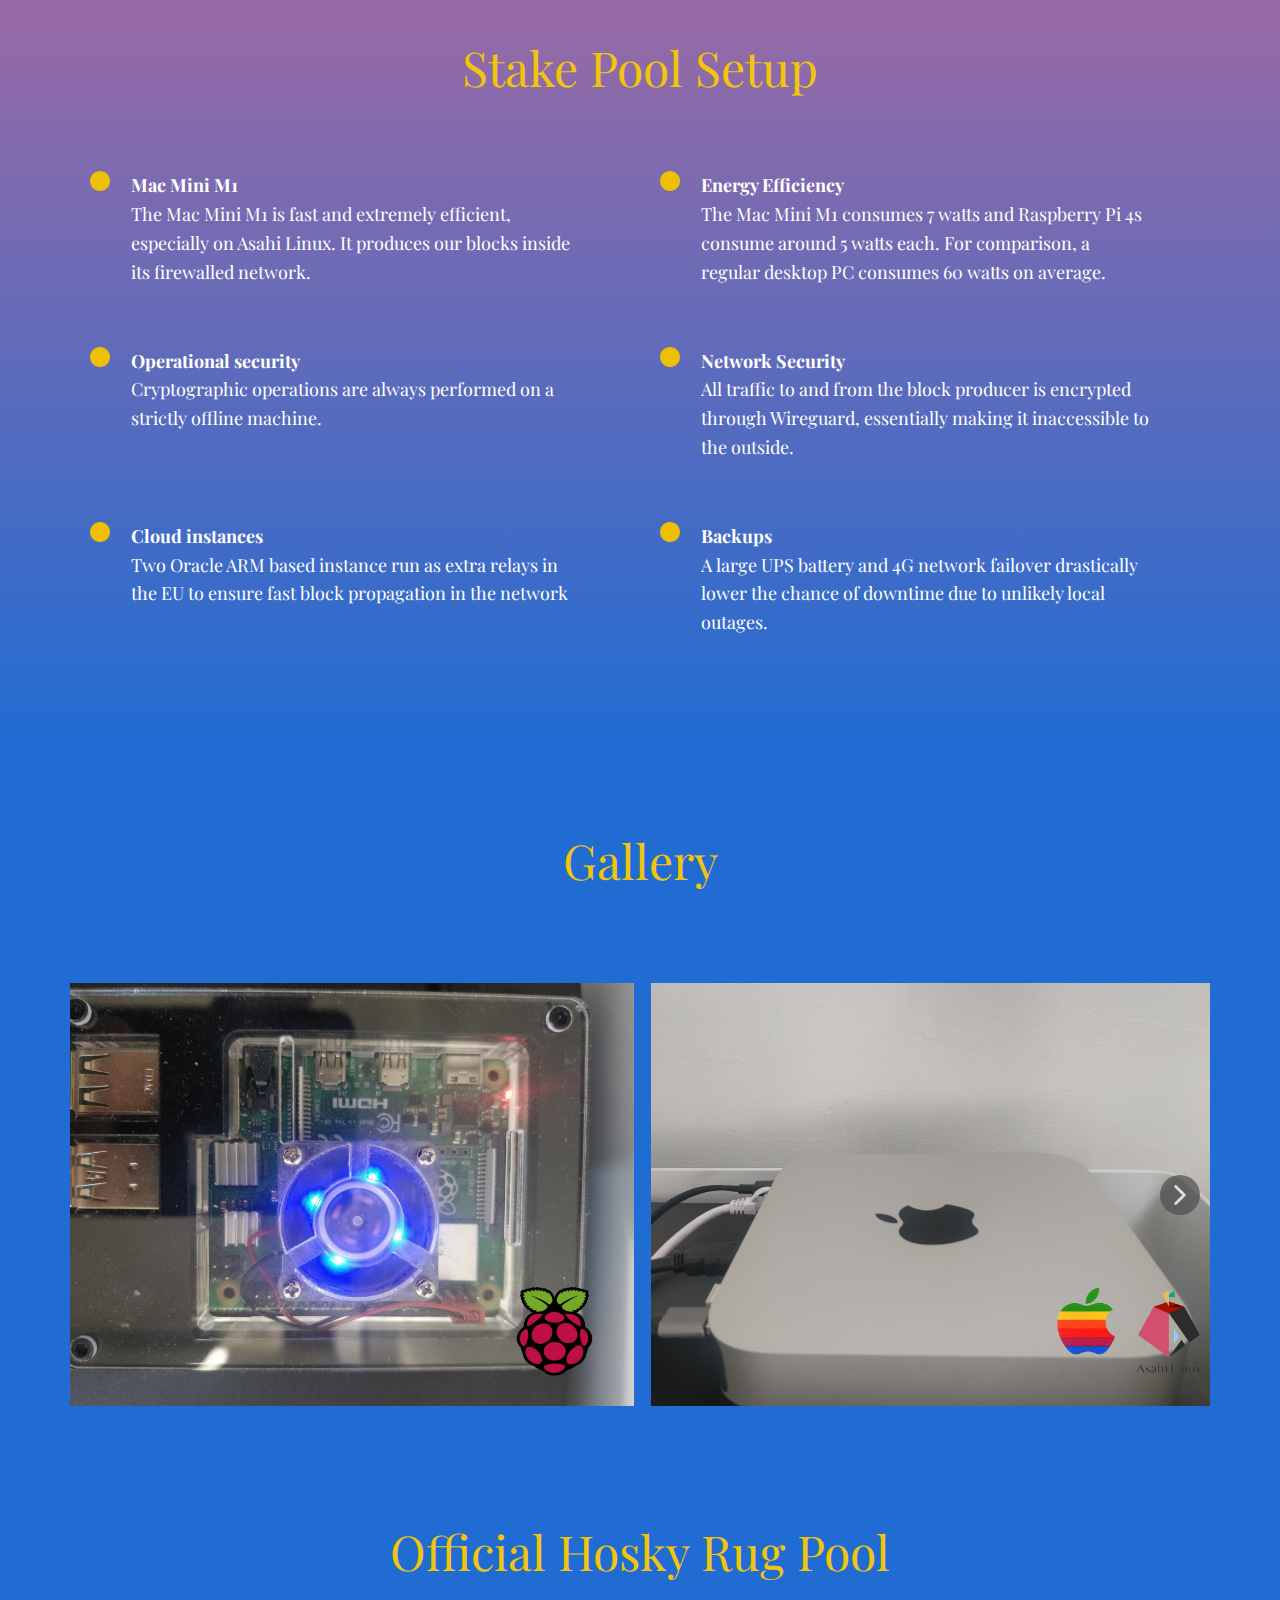
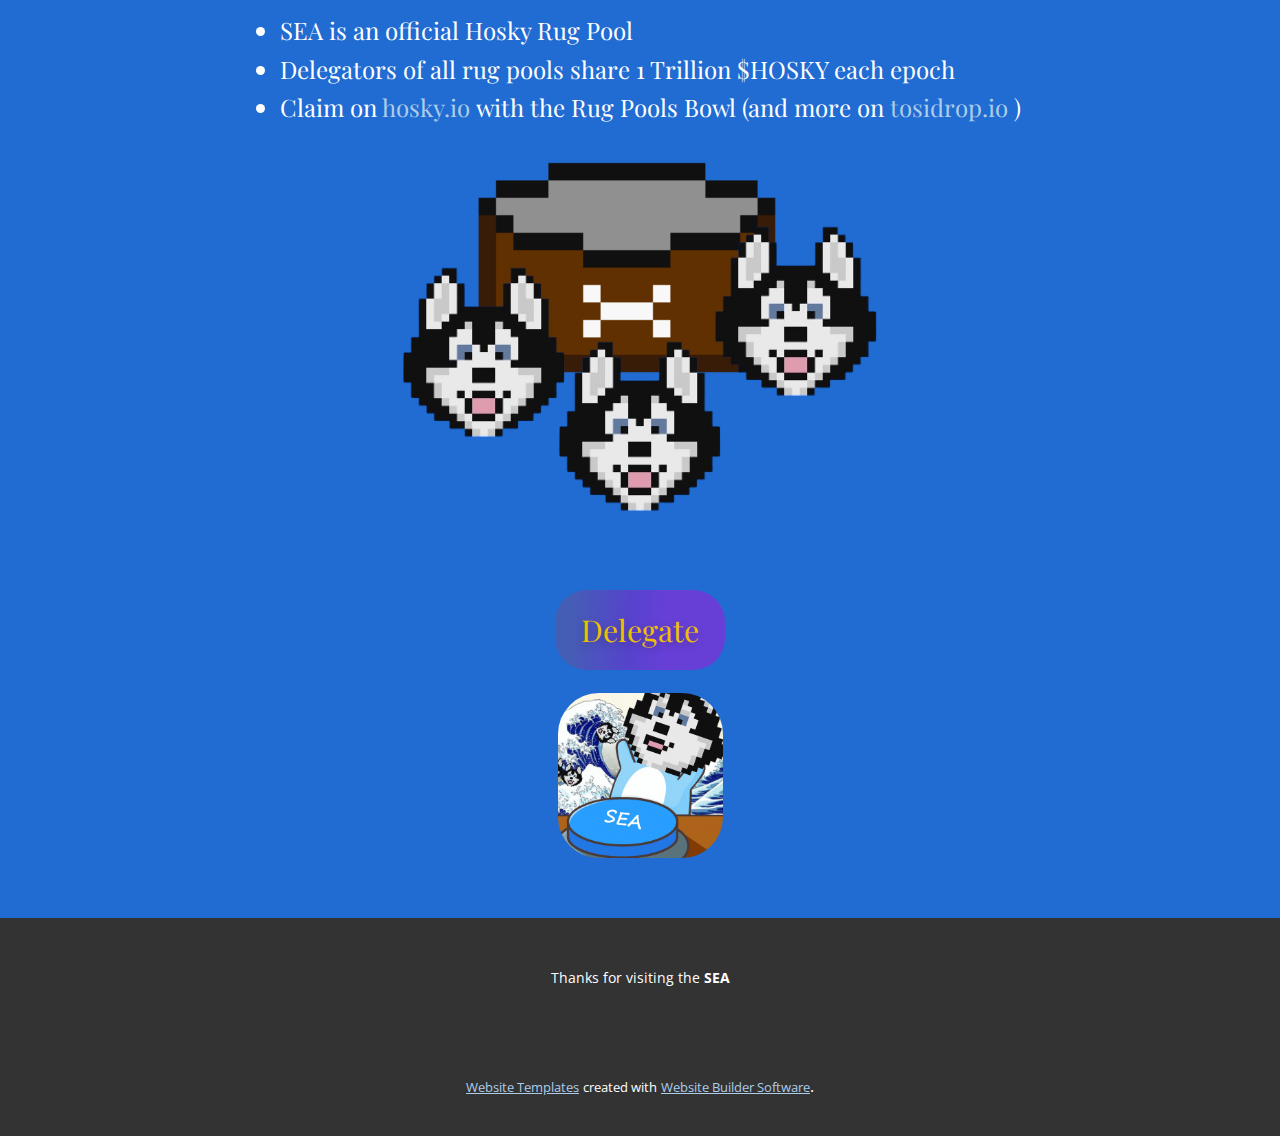
<file: Home.html>
<!DOCTYPE html>
<html style="font-size: 16px;" lang="en"><head>
    <meta name="viewport" content="width=device-width, initial-scale=1.0">
    <meta charset="utf-8">
    <meta name="keywords" content="Seaside Staking, staking, Cardano, cryptocurrency">
    <meta name="description" content="Independent Cardano stake pool">
    <title>Seaside Staking</title>
    <link rel="stylesheet" href="nicepage.css" media="screen">
<link rel="stylesheet" href="Home.css" media="screen">
    <script class="u-script" type="text/javascript" src="jquery.js" defer=""></script>
    <script class="u-script" type="text/javascript" src="nicepage.js" defer=""></script>
    <meta name="generator" content="Nicepage 4.18.5, nicepage.com">
    <meta property="og:image" content="images/Logo_comp.png">
    
    <link rel="icon" href="images/favicon1.png">
    <link id="u-theme-google-font" rel="stylesheet" href="https://fonts.googleapis.com/css?family=Roboto:100,100i,300,300i,400,400i,500,500i,700,700i,900,900i|Open+Sans:300,300i,400,400i,500,500i,600,600i,700,700i,800,800i">
    <link id="u-page-google-font" rel="stylesheet" href="https://fonts.googleapis.com/css?family=Playfair+Display:400,400i,500,500i,600,600i,700,700i,800,800i,900,900i">
    
    
    
    
    
    
    
    <script type="application/ld+json">{
		"@context": "http://schema.org",
		"@type": "Organization",
		"name": "Seaside Staking"
}</script>
    <meta name="theme-color" content="#478ac9">
    <meta property="og:title" content="Seaside Staking">
    <meta property="og:description" content="Independent Cardano stake pool">
    <meta property="og:type" content="website">
  </head>
  <body class="u-body u-overlap u-xl-mode" data-lang="en"><header class="u-align-left u-clearfix u-header u-valign-top u-header" id="sec-32df"></header>
    <section class="u-align-center u-clearfix u-image u-section-1" src="" data-image-width="2560" data-image-height="1440" id="sec-f9b0">
      <h1 class="u-custom-font u-font-playfair-display u-hidden-xl u-text u-text-custom-color-5 u-text-default u-title u-text-1">Seaside<br>Staking
      </h1>
      <h1 class="u-custom-font u-font-playfair-display u-hidden-xl u-text u-text-custom-color-5 u-text-default u-title u-text-2">Seaside Staking</h1>
      <div class="u-align-center u-clearfix u-custom-html u-custom-html-1">
        <style></style>
        <button type="button" class="delegate" onclick="handleDelegate()" style="font-family:'Playfair Display';font-size:30px;color:#eec002"> Delegate </button>
        <script> function handleDelegate() {
			var pool_id = 'f1ae552b032c2d87a416f4067eaf4636b3fe5e80230a1f63aa33f6bc'
			var blockfrost_project_id = 'mainnetNgZ7H12GuptJqFDcj7SeESUqNEw5qBDP'
			var link = 'https://armada-alliance.com/delegation-widget?pool_id=' + pool_id + '&blockfrost_project_id=' + blockfrost_project_id
			var width = 600
			var height = Math.min(800, parseInt(window.outerHeight, 10))
			var left = (parseInt(window.outerWidth, 10) / 2) - (width / 2)
			var top = (parseInt(window.outerHeight, 10) - height) / 2
			window.open(link, 'Delegate', 'width=' + width + ',height=' + height + ',toolbar=0,menubar=0,location=0,status=0,scrollbars=1,resizable=1,left=' + left + ',top=' + top);
		} </script>
      </div>
      <h1 class="u-custom-font u-font-playfair-display u-text u-text-custom-color-5 u-text-default u-title u-text-3">Seaside Staking</h1>
      <p class="u-custom-font u-font-playfair-display u-large-text u-text u-text-palette-3-base u-text-variant u-text-4">Independent Cardano&nbsp;Stake Pool</p>
    </section>
    <section class="u-clearfix u-gradient u-section-2" id="sec-fe4f">
      <div class="u-clearfix u-sheet u-sheet-1">
        <h1 class="u-align-center u-custom-font u-font-playfair-display u-text u-text-default u-text-palette-3-base u-text-1" data-animation-name="" data-animation-duration="0" data-animation-delay="0" data-animation-direction="">About us </h1>
        <div class="u-expanded-width u-list u-list-1">
          <div class="u-repeater u-repeater-1">
            <div class="u-align-left u-container-style u-list-item u-repeater-item u-shape-rectangle">
              <div class="u-container-layout u-similar-container u-container-layout-1"><span class="u-file-icon u-icon u-icon-rectangle u-text-custom-color-5 u-icon-1"><img src="images/481037-77c2042a.png" alt=""></span>
                <p class="u-custom-font u-font-playfair-display u-text u-text-body-alt-color u-text-2">
                  <span style="font-weight: 700;"> Committed to decentralization</span>
                  <br>Cardano is only valuable if run by many independent stake pools. Seaside Staking will therefore only ever run one pool.
                </p>
              </div>
            </div>
            <div class="u-align-left u-container-style u-list-item u-repeater-item u-shape-rectangle">
              <div class="u-container-layout u-similar-container u-container-layout-2"><span class="u-file-icon u-icon u-icon-rectangle u-text-custom-color-5 u-icon-2"><img src="images/481037-77c2042a.png" alt=""></span>
                <p class="u-custom-font u-font-playfair-display u-text u-text-body-alt-color u-text-3">
                  <span style="font-weight: 700;"> Low fees</span>&nbsp; &nbsp; &nbsp; &nbsp; &nbsp; &nbsp; &nbsp; &nbsp; &nbsp; ​&nbsp; &nbsp; &nbsp; &nbsp; &nbsp;&nbsp;<br>Efficient pool operation lets us keep fees low and delegator returns high.
                </p>
              </div>
            </div>
            <div class="u-align-left u-container-style u-list-item u-repeater-item u-shape-rectangle">
              <div class="u-container-layout u-similar-container u-container-layout-3"><span class="u-file-icon u-icon u-icon-rectangle u-text-custom-color-5 u-icon-3"><img src="images/481037-77c2042a.png" alt=""></span>
                <p class="u-custom-font u-font-playfair-display u-text u-text-body-alt-color u-text-4">
                  <span style="font-weight: 700;"> Active in the community</span>
                  <br>We actively contribute to the growth of Cardano through onboarding, research, and participation in the community.<br>
                </p>
              </div>
            </div>
          </div>
        </div>
        <div class="u-clearfix u-custom-html u-custom-html-1">
          <a class="twitter-timeline" data-height="1000" href="https://twitter.com/SeasideStaking?ref_src=twsrc%5Etfw">Tweets by SeasideStaking</a>
          <script async="async" src="https://platform.twitter.com/widgets.js" charset="utf-8"></script>
        </div>
      </div>
    </section>
    <section class="u-align-left u-clearfix u-gradient u-section-3" id="sec-c6f2">
      <div class="u-clearfix u-sheet u-sheet-1">
        <h1 class="u-align-center u-custom-font u-font-playfair-display u-text u-text-default u-text-palette-3-base u-text-1" data-animation-name="" data-animation-duration="0" data-animation-delay="0" data-animation-direction="">Stake Pool Setup</h1>
        <div class="u-expanded-width u-list u-list-1">
          <div class="u-repeater u-repeater-1">
            <div class="u-align-left u-container-style u-list-item u-repeater-item u-shape-rectangle">
              <div class="u-container-layout u-similar-container u-valign-bottom-xs u-container-layout-1"><span class="u-file-icon u-icon u-icon-rectangle u-text-custom-color-5 u-icon-1"><img src="images/481037-77c2042a.png" alt=""></span>
                <p class="u-custom-font u-font-playfair-display u-text u-text-body-alt-color u-text-2">
                  <span style="font-weight: 700;"> Mac Mini M1</span>
                  <br>The Mac Mini M1 is fast and extremely efficient, especially on Asahi Linux. It produces our blocks inside its firewalled network.
                </p>
              </div>
            </div>
            <div class="u-align-left u-container-style u-list-item u-repeater-item u-shape-rectangle">
              <div class="u-container-layout u-similar-container u-valign-bottom-xs u-container-layout-2"><span class="u-file-icon u-icon u-icon-rectangle u-text-custom-color-5 u-icon-2"><img src="images/481037-77c2042a.png" alt=""></span>
                <p class="u-custom-font u-font-playfair-display u-text u-text-body-alt-color u-text-3">
                  <span style="font-weight: 700;"> Energy Efficiency&nbsp; </span>&nbsp; &nbsp; &nbsp; &nbsp; &nbsp; &nbsp; &nbsp; &nbsp; &nbsp; &nbsp; ​&nbsp; &nbsp; &nbsp; &nbsp; &nbsp;&nbsp;<br>The Mac Mini M1 consumes 7 watts and Raspberry Pi 4s consume a​round 5 watts each. For comparison, a regular desktop PC consumes 60 watts on average.
                </p>
              </div>
            </div>
            <div class="u-align-left u-container-style u-list-item u-repeater-item u-shape-rectangle">
              <div class="u-container-layout u-similar-container u-valign-bottom-xs u-container-layout-3"><span class="u-file-icon u-icon u-icon-rectangle u-text-custom-color-5 u-icon-3"><img src="images/481037-77c2042a.png" alt=""></span>
                <p class="u-custom-font u-font-playfair-display u-text u-text-body-alt-color u-text-4">
                  <span style="font-weight: 700;"> Operational security</span>
                  <br>Cryptographic operations are always performed on a strictly offline machine.
                </p>
              </div>
            </div>
            <div class="u-align-left u-container-style u-list-item u-repeater-item u-shape-rectangle">
              <div class="u-container-layout u-similar-container u-valign-bottom-xs u-container-layout-4"><span class="u-file-icon u-icon u-icon-rectangle u-text-custom-color-5 u-icon-4"><img src="images/481037-77c2042a.png" alt=""></span>
                <p class="u-custom-font u-font-playfair-display u-text u-text-body-alt-color u-text-5">
                  <span style="font-weight: 700;"> Network Security</span>
                  <br>All traffic to and from the block producer is encrypted through Wireguard, essentially making it inaccessible to the outside.
                </p>
              </div>
            </div>
            <div class="u-align-left u-container-style u-list-item u-repeater-item u-shape-rectangle">
              <div class="u-container-layout u-similar-container u-valign-bottom-xs u-container-layout-5"><span class="u-file-icon u-icon u-icon-rectangle u-text-custom-color-5 u-icon-5"><img src="images/481037-77c2042a.png" alt=""></span>
                <p class="u-custom-font u-font-playfair-display u-text u-text-body-alt-color u-text-6">
                  <span style="font-weight: 700;"> Cloud instances</span>
                  <br>Two Oracle ARM based instance run as extra relays in the EU to ensure fast block propagation in the network&nbsp;
                </p>
              </div>
            </div>
            <div class="u-align-left u-container-style u-list-item u-repeater-item u-shape-rectangle">
              <div class="u-container-layout u-similar-container u-valign-bottom-xs u-container-layout-6"><span class="u-file-icon u-icon u-icon-rectangle u-text-custom-color-5 u-icon-6"><img src="images/481037-77c2042a.png" alt=""></span>
                <p class="u-custom-font u-font-playfair-display u-text u-text-body-alt-color u-text-7">
                  <span style="font-weight: 700;"> Backups</span>
                  <br>A&nbsp;large UPS battery and 4G network failover drastically lower the chance of downtime due to unlikely local outages.
                </p>
              </div>
            </div>
          </div>
        </div>
      </div>
    </section>
    <section class="u-align-center u-clearfix u-gradient u-section-4" id="sec-fd1d">
      <div class="u-clearfix u-sheet u-valign-middle-xs u-sheet-1">
        <h1 class="u-custom-font u-font-playfair-display u-text u-text-default u-text-palette-3-base u-text-1">Gallery</h1>
        <div class="u-expanded-width u-gallery u-layout-horizontal u-lightbox u-show-text-on-hover u-gallery-1" id="carousel-1acf">
          <div class="u-gallery-inner u-gallery-inner-1" role="listbox"><div class="u-effect-fade u-gallery-item u-gallery-item-1"><div class="u-back-slide" data-image-width="1920" data-image-height="1440"><img class="u-back-image" src="images/img-20220333.jpeg" alt="Raspberry Pi 4">
</div><div class="u-align-center u-over-slide u-shading u-over-slide-1"><h3 class="u-custom-font u-font-courier-new u-gallery-heading">Raspberry Pi 4</h3><p class="u-gallery-text"></p>
</div>
</div><div class="u-effect-fade u-gallery-item u-gallery-item-2"><div class="u-back-slide" data-image-width="1920" data-image-height="1440"><img class="u-back-image" src="images/img-20220331.jpeg" alt="Mac Mini M1">
</div><div class="u-align-center u-over-slide u-shading u-over-slide-2"><h3 class="u-custom-font u-font-courier-new u-gallery-heading">Mac Mini M1</h3><p class="u-gallery-text"></p>
</div>
</div><div class="u-effect-fade u-gallery-item u-gallery-item-3"><div class="u-back-slide" data-image-width="1920" data-image-height="1440"><img class="u-back-image" src="images/img-20220331.jpg" alt="Raspberry Pi 4">
</div><div class="u-align-center u-over-slide u-shading u-over-slide-3"><h3 class="u-custom-font u-font-courier-new u-gallery-heading">Raspberry Pi 4</h3><p class="u-gallery-text"></p>
</div>
</div></div>
          <a class="u-absolute-vcenter u-gallery-nav u-gallery-nav-prev u-grey-70 u-icon-circle u-opacity u-opacity-70 u-spacing-10 u-text-white u-gallery-nav-1" href="#" role="button">
            <span aria-hidden="true">
              <svg viewBox="0 0 451.847 451.847"><path d="M97.141,225.92c0-8.095,3.091-16.192,9.259-22.366L300.689,9.27c12.359-12.359,32.397-12.359,44.751,0
c12.354,12.354,12.354,32.388,0,44.748L173.525,225.92l171.903,171.909c12.354,12.354,12.354,32.391,0,44.744
c-12.354,12.365-32.386,12.365-44.745,0l-194.29-194.281C100.226,242.115,97.141,234.018,97.141,225.92z"></path></svg>
            </span>
            <span class="sr-only">
              <svg viewBox="0 0 451.847 451.847"><path d="M97.141,225.92c0-8.095,3.091-16.192,9.259-22.366L300.689,9.27c12.359-12.359,32.397-12.359,44.751,0
c12.354,12.354,12.354,32.388,0,44.748L173.525,225.92l171.903,171.909c12.354,12.354,12.354,32.391,0,44.744
c-12.354,12.365-32.386,12.365-44.745,0l-194.29-194.281C100.226,242.115,97.141,234.018,97.141,225.92z"></path></svg>
            </span>
          </a>
          <a class="u-absolute-vcenter u-gallery-nav u-gallery-nav-next u-grey-70 u-icon-circle u-opacity u-opacity-70 u-spacing-10 u-text-white u-gallery-nav-2" href="#" role="button">
            <span aria-hidden="true">
              <svg viewBox="0 0 451.846 451.847"><path d="M345.441,248.292L151.154,442.573c-12.359,12.365-32.397,12.365-44.75,0c-12.354-12.354-12.354-32.391,0-44.744
L278.318,225.92L106.409,54.017c-12.354-12.359-12.354-32.394,0-44.748c12.354-12.359,32.391-12.359,44.75,0l194.287,194.284
c6.177,6.18,9.262,14.271,9.262,22.366C354.708,234.018,351.617,242.115,345.441,248.292z"></path></svg>
            </span>
            <span class="sr-only">
              <svg viewBox="0 0 451.846 451.847"><path d="M345.441,248.292L151.154,442.573c-12.359,12.365-32.397,12.365-44.75,0c-12.354-12.354-12.354-32.391,0-44.744
L278.318,225.92L106.409,54.017c-12.354-12.359-12.354-32.394,0-44.748c12.354-12.359,32.391-12.359,44.75,0l194.287,194.284
c6.177,6.18,9.262,14.271,9.262,22.366C354.708,234.018,351.617,242.115,345.441,248.292z"></path></svg>
            </span>
          </a>
        </div>
      </div>
    </section>
    <section class="u-clearfix u-gradient u-section-5" id="sec-fe6c">
      <div class="u-clearfix u-sheet u-sheet-1">
        <h1 class="u-align-center u-custom-font u-font-playfair-display u-text u-text-default u-text-palette-3-base u-text-1">Offici<span style="font-size: 3rem;"></span>al Hosky Rug Pool
        </h1>
        <ul class="u-align-left u-custom-font u-font-playfair-display u-text u-text-body-alt-color u-text-default u-text-2">
          <li>SEA is an official Hosky Rug Pool</li>
          <li>Delegators of all rug pools share 1 Trillion $HOSKY each epoch</li>
          <li>Claim on <a href="https://hosky.io" class="u-active-none u-border-none u-btn u-button-link u-button-style u-hover-none u-none u-text-palette-1-light-2 u-btn-1" target="_blank">hosky.io</a>&nbsp;with the Rug Pools Bowl (and more on <span class="u-text-palette-1-light-2">
              <a href="https://app.tosidrop.io/cardano/claim" class="u-active-none u-border-none u-btn u-button-link u-button-style u-hover-none u-none u-text-palette-1-light-2 u-btn-2">tosidrop.io</a>
            </span>)
          </li>
        </ul>
        <img class="u-image u-image-default u-image-1" src="images/Doggie-Bowl-1-300x213.png" alt="" data-image-width="300" data-image-height="213" data-href="https://hosky.io/" data-target="_blank">
        <img class="u-image u-image-contain u-image-default u-preserve-proportions u-image-2" src="images/hosky-removebg-preview.png" alt="" data-image-width="399" data-image-height="399">
        <img class="u-hidden-xs u-image u-image-contain u-image-default u-preserve-proportions u-image-3" src="images/hosky-removebg-preview.png" alt="" data-image-width="399" data-image-height="399">
        <img class="u-hidden-md u-hidden-sm u-hidden-xs u-image u-image-contain u-image-default u-preserve-proportions u-image-4" src="images/hosky-removebg-preview.png" alt="" data-image-width="399" data-image-height="399">
      </div>
    </section>
    <section class="u-align-left u-clearfix u-gradient u-section-6" id="sec-51f7">
      <div class="u-clearfix u-sheet u-sheet-1">
        <div class="u-align-center u-clearfix u-custom-html u-custom-html-1">
          <style></style>
          <button type="button" class="delegate" onclick="handleDelegate()" style="font-family:'Playfair Display';font-size:30px;color:#eec002"> Delegate </button>
          <script> function handleDelegate() {
			var pool_id = 'f1ae552b032c2d87a416f4067eaf4636b3fe5e80230a1f63aa33f6bc'
			var blockfrost_project_id = 'mainnetNgZ7H12GuptJqFDcj7SeESUqNEw5qBDP'
			var link = 'https://armada-alliance.com/delegation-widget?pool_id=' + pool_id + '&blockfrost_project_id=' + blockfrost_project_id
			var width = 600
			var height = Math.min(800, parseInt(window.outerHeight, 10))
			var left = (parseInt(window.outerWidth, 10) / 2) - (width / 2)
			var top = (parseInt(window.outerHeight, 10) - height) / 2
			window.open(link, 'Delegate', 'width=' + width + ',height=' + height + ',toolbar=0,menubar=0,location=0,status=0,scrollbars=1,resizable=1,left=' + left + ',top=' + top);
		} </script>
        </div>
        <img class="u-image u-image-round u-preserve-proportions u-radius-41 u-image-1" src="images/Button_Hoskisai.gif" alt="" data-image-width="480" data-image-height="480">
      </div>
    </section>
    
    
    <footer class="u-align-center u-clearfix u-footer u-grey-80 u-footer" id="sec-8c31"><div class="u-clearfix u-sheet u-sheet-1">
        <p class="u-small-text u-text u-text-variant u-text-1">Thanks for visiting the <span style="font-weight: 700;">SEA</span>
        </p>
      </div></footer>
    <section class="u-backlink u-clearfix u-grey-80">
      <a class="u-link" href="https://nicepage.com/website-templates" target="_blank">
        <span>Website Templates</span>
      </a>
      <p class="u-text">
        <span>created with</span>
      </p>
      <a class="u-link" href="" target="_blank">
        <span>Website Builder Software</span>
      </a>. 
    </section>
  
</body></html>
</file>
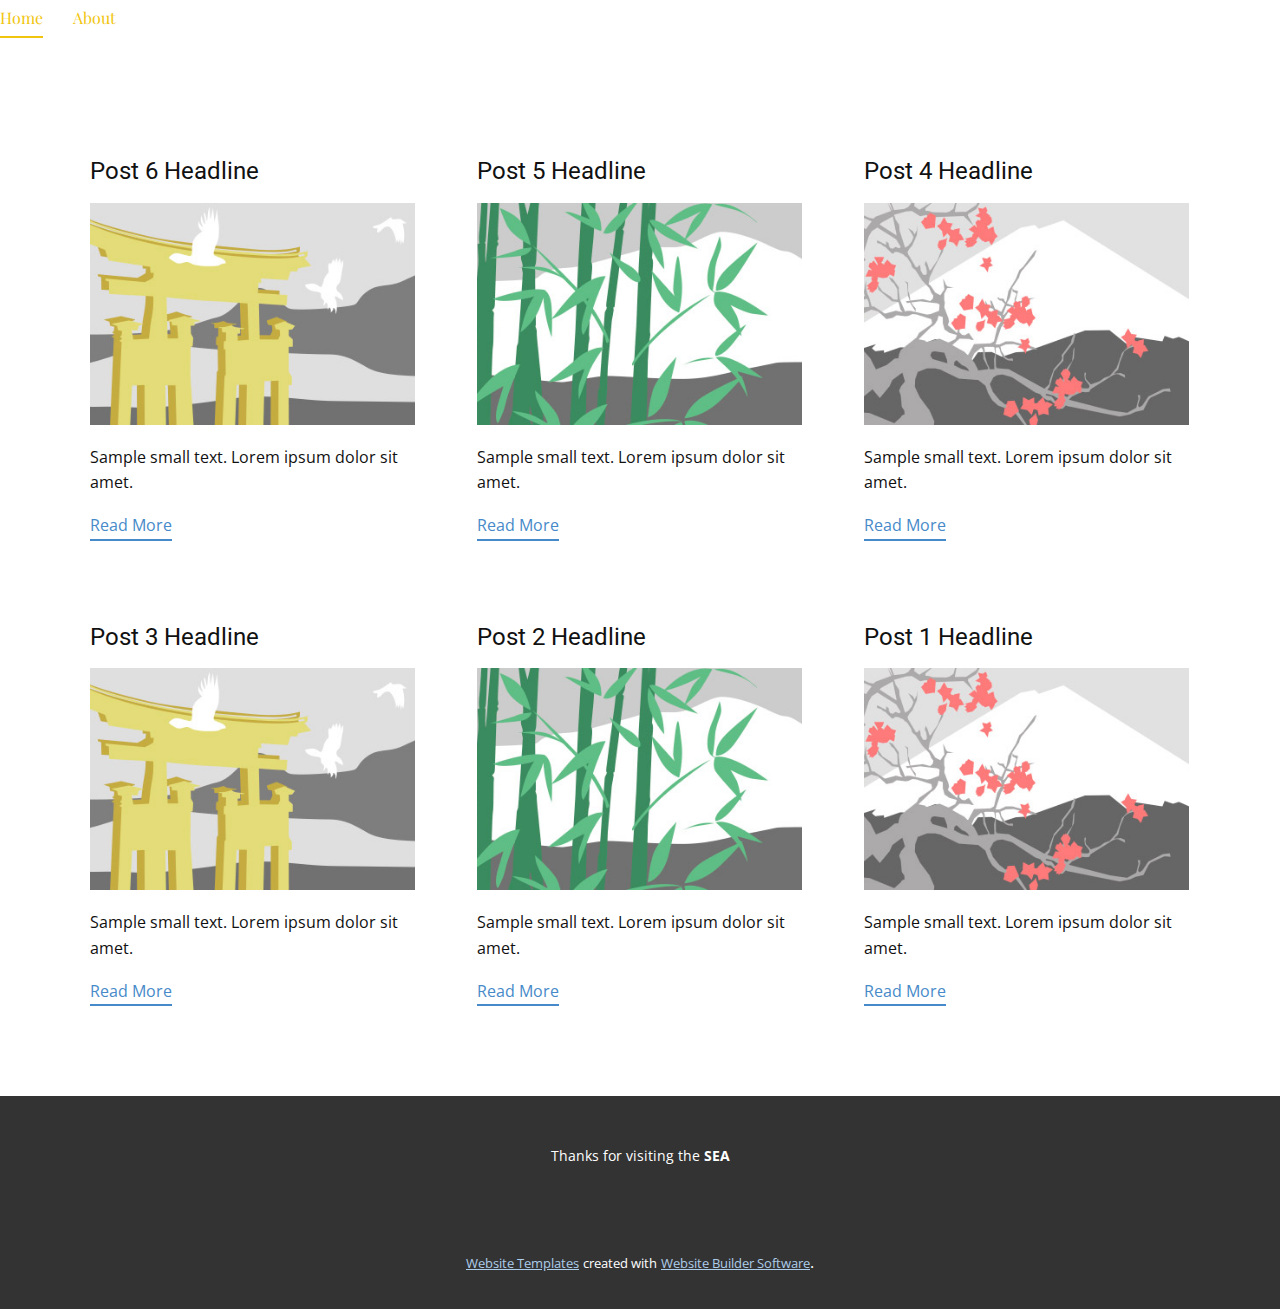
<file: blog/blog.html>
<html style="font-size: 16px;" lang="en"><head>
    <meta name="viewport" content="width=device-width, initial-scale=1.0">
    <meta charset="utf-8">
    <meta name="keywords" content="">
    <meta name="description" content="">
    <title>Blog Template</title>
    <link rel="stylesheet" href="../nicepage.css" media="screen">
<link rel="stylesheet" href="../Blog-Template.css" media="screen">
    <script class="u-script" type="text/javascript" src="../jquery.js" defer=""></script>
    <script class="u-script" type="text/javascript" src="../nicepage.js" defer=""></script>
    <meta name="generator" content="Nicepage 4.18.5, nicepage.com">
    <link id="u-theme-google-font" rel="stylesheet" href="https://fonts.googleapis.com/css?family=Roboto:100,100i,300,300i,400,400i,500,500i,700,700i,900,900i|Open+Sans:300,300i,400,400i,500,500i,600,600i,700,700i,800,800i">
    <link id="u-page-google-font" rel="stylesheet" href="https://fonts.googleapis.com/css?family=Playfair+Display:400,400i,500,500i,600,600i,700,700i,800,800i,900,900i">
    
    
    <script type="application/ld+json">{
		"@context": "http://schema.org",
		"@type": "Organization",
		"name": ""
}</script>
    <meta name="theme-color" content="#478ac9">
  </head>
  <body class="u-body u-xl-mode" data-lang="en"><header class="u-align-right u-clearfix u-header u-header" id="sec-32df"><nav class="u-align-center u-menu u-menu-one-level u-offcanvas u-menu-1" data-responsive-from="MD">
        <div class="menu-collapse u-custom-font u-font-playfair-display" style="font-size: 1.25rem; letter-spacing: 0px; text-transform: uppercase; font-weight: 700;">
          <a class="u-button-style u-custom-active-border-color u-custom-active-color u-custom-border u-custom-border-color u-custom-border-radius u-custom-borders u-custom-color u-custom-hover-border-color u-custom-hover-color u-custom-left-right-menu-spacing u-custom-padding-bottom u-custom-text-active-color u-custom-text-color u-custom-text-hover-color u-custom-top-bottom-menu-spacing u-nav-link u-text-active-palette-1-base u-text-custom-color-5 u-text-hover-palette-2-base" href="#" style="padding: 6px 10px; font-size: calc(1em + 12px);">
            <svg class="u-svg-link" viewBox="0 0 24 24"><use xmlns:xlink="http://www.w3.org/1999/xlink" xlink:href="#menu-hamburger"></use></svg>
            <svg class="u-svg-content" version="1.1" id="menu-hamburger" viewBox="0 0 16 16" x="0px" y="0px" xmlns:xlink="http://www.w3.org/1999/xlink" xmlns="http://www.w3.org/2000/svg"><g><rect y="1" width="16" height="2"></rect><rect y="7" width="16" height="2"></rect><rect y="13" width="16" height="2"></rect>
</g></svg>
          </a>
        </div>
        <div class="u-custom-menu u-nav-container">
          <ul class="u-custom-font u-font-playfair-display u-nav u-spacing-30 u-unstyled u-nav-1"><li class="u-nav-item"><a class="u-border-2 u-border-active-palette-3-base u-border-hover-palette-3-base u-border-no-left u-border-no-right u-border-no-top u-button-style u-nav-link u-text-active-palette-3-base u-text-hover-palette-3-base u-text-palette-3-base" href="../Home.html" style="padding: 10px 0px;">Home</a>
</li><li class="u-nav-item"><a class="u-border-2 u-border-active-palette-3-base u-border-hover-palette-3-base u-border-no-left u-border-no-right u-border-no-top u-button-style u-nav-link u-text-active-palette-3-base u-text-hover-palette-3-base u-text-palette-3-base" href="../About.html" style="padding: 10px 1px 10px 0px;">About</a>
</li></ul>
        </div>
        <div class="u-custom-menu u-nav-container-collapse">
          <div class="u-container-style u-custom-color-2 u-inner-container-layout u-opacity u-opacity-95 u-sidenav">
            <div class="u-inner-container-layout u-sidenav-overflow">
              <div class="u-menu-close"></div>
              <ul class="u-align-center u-custom-font u-font-courier-new u-nav u-popupmenu-items u-text-palette-3-base u-unstyled u-nav-2"><li class="u-nav-item"><a class="u-button-style u-nav-link" href="../Home.html">Home</a>
</li><li class="u-nav-item"><a class="u-button-style u-nav-link" href="../About.html">About</a>
</li></ul>
            </div>
          </div>
          <div class="u-custom-color-2 u-menu-overlay u-opacity u-opacity-35"></div>
        </div>
      </nav></header>
    <section class="u-clearfix u-section-1" id="sec-340d">
      <div class="u-clearfix u-sheet u-valign-middle u-sheet-1"><!--blog--><!--blog_options_json--><!--{"type":"Recent","source":"","tags":"","count":""}--><!--/blog_options_json-->
        <div class="u-blog u-expanded-width u-repeater u-repeater-1"><!--blog_post-->
          <div class="u-blog-post u-container-style u-repeater-item u-white u-repeater-item-1">
            <div class="u-container-layout u-similar-container u-valign-top u-container-layout-1"><!--blog_post_header-->
              <h4 class="u-blog-control u-text u-text-1">
                <a class="u-post-header-link" href="../blog/post-5.html">Post 6 Headline</a>
              </h4><!--/blog_post_header--><!--blog_post_image-->
              <a class="u-post-header-link" href="../blog/post-5.html"><img alt="" class="u-blog-control u-expanded-width u-image u-image-default u-image-1" src="../images/8ad73f3c.jpeg"></a><!--/blog_post_image--><!--blog_post_content-->
              <div class="u-blog-control u-post-content u-text u-text-2 fr-view">Sample small text. Lorem ipsum dolor sit amet.</div><!--/blog_post_content--><!--blog_post_readmore-->
              <a href="../blog/post-5.html" class="u-blog-control u-border-2 u-border-palette-1-base u-btn u-btn-rectangle u-button-style u-none u-btn-1"><!--blog_post_readmore_content--><!--options_json--><!--{"content":"","defaultValue":"Read More"}--><!--/options_json-->Read More<!--/blog_post_readmore_content--></a><!--/blog_post_readmore-->
            </div>
          </div><div class="u-blog-post u-container-style u-repeater-item u-video-cover u-white">
            <div class="u-container-layout u-similar-container u-valign-top u-container-layout-2"><!--blog_post_header-->
              <h4 class="u-blog-control u-text u-text-3">
                <a class="u-post-header-link" href="../blog/post-4.html">Post 5 Headline</a>
              </h4><!--/blog_post_header--><!--blog_post_image-->
              <a class="u-post-header-link" href="../blog/post-4.html"><img alt="" class="u-blog-control u-expanded-width u-image u-image-default u-image-2" src="../images/68f64b9d.jpeg"></a><!--/blog_post_image--><!--blog_post_content-->
              <div class="u-blog-control u-post-content u-text u-text-4 fr-view">Sample small text. Lorem ipsum dolor sit amet.</div><!--/blog_post_content--><!--blog_post_readmore-->
              <a href="../blog/post-4.html" class="u-blog-control u-border-2 u-border-palette-1-base u-btn u-btn-rectangle u-button-style u-none u-btn-2"><!--blog_post_readmore_content--><!--options_json--><!--{"content":"","defaultValue":"Read More"}--><!--/options_json-->Read More<!--/blog_post_readmore_content--></a><!--/blog_post_readmore-->
            </div>
          </div><div class="u-blog-post u-container-style u-repeater-item u-video-cover u-white">
            <div class="u-container-layout u-similar-container u-valign-top u-container-layout-3"><!--blog_post_header-->
              <h4 class="u-blog-control u-text u-text-5">
                <a class="u-post-header-link" href="../blog/post-3.html">Post 4 Headline</a>
              </h4><!--/blog_post_header--><!--blog_post_image-->
              <a class="u-post-header-link" href="../blog/post-3.html"><img alt="" class="u-blog-control u-expanded-width u-image u-image-default u-image-3" src="../images/0fd3416c.jpeg"></a><!--/blog_post_image--><!--blog_post_content-->
              <div class="u-blog-control u-post-content u-text u-text-6 fr-view">Sample small text. Lorem ipsum dolor sit amet.</div><!--/blog_post_content--><!--blog_post_readmore-->
              <a href="../blog/post-3.html" class="u-blog-control u-border-2 u-border-palette-1-base u-btn u-btn-rectangle u-button-style u-none u-btn-3"><!--blog_post_readmore_content--><!--options_json--><!--{"content":"","defaultValue":"Read More"}--><!--/options_json-->Read More<!--/blog_post_readmore_content--></a><!--/blog_post_readmore-->
            </div>
          </div><div class="u-blog-post u-container-style u-repeater-item u-white u-repeater-item-1">
            <div class="u-container-layout u-similar-container u-valign-top u-container-layout-1"><!--blog_post_header-->
              <h4 class="u-blog-control u-text u-text-1">
                <a class="u-post-header-link" href="../blog/post-2.html">Post 3 Headline</a>
              </h4><!--/blog_post_header--><!--blog_post_image-->
              <a class="u-post-header-link" href="../blog/post-2.html"><img alt="" class="u-blog-control u-expanded-width u-image u-image-default u-image-1" src="../images/8ad73f3c.jpeg"></a><!--/blog_post_image--><!--blog_post_content-->
              <div class="u-blog-control u-post-content u-text u-text-2 fr-view">Sample small text. Lorem ipsum dolor sit amet.</div><!--/blog_post_content--><!--blog_post_readmore-->
              <a href="../blog/post-2.html" class="u-blog-control u-border-2 u-border-palette-1-base u-btn u-btn-rectangle u-button-style u-none u-btn-1"><!--blog_post_readmore_content--><!--options_json--><!--{"content":"","defaultValue":"Read More"}--><!--/options_json-->Read More<!--/blog_post_readmore_content--></a><!--/blog_post_readmore-->
            </div>
          </div><div class="u-blog-post u-container-style u-repeater-item u-video-cover u-white">
            <div class="u-container-layout u-similar-container u-valign-top u-container-layout-2"><!--blog_post_header-->
              <h4 class="u-blog-control u-text u-text-3">
                <a class="u-post-header-link" href="../blog/post-1.html">Post 2 Headline</a>
              </h4><!--/blog_post_header--><!--blog_post_image-->
              <a class="u-post-header-link" href="../blog/post-1.html"><img alt="" class="u-blog-control u-expanded-width u-image u-image-default u-image-2" src="../images/68f64b9d.jpeg"></a><!--/blog_post_image--><!--blog_post_content-->
              <div class="u-blog-control u-post-content u-text u-text-4 fr-view">Sample small text. Lorem ipsum dolor sit amet.</div><!--/blog_post_content--><!--blog_post_readmore-->
              <a href="../blog/post-1.html" class="u-blog-control u-border-2 u-border-palette-1-base u-btn u-btn-rectangle u-button-style u-none u-btn-2"><!--blog_post_readmore_content--><!--options_json--><!--{"content":"","defaultValue":"Read More"}--><!--/options_json-->Read More<!--/blog_post_readmore_content--></a><!--/blog_post_readmore-->
            </div>
          </div><div class="u-blog-post u-container-style u-repeater-item u-video-cover u-white">
            <div class="u-container-layout u-similar-container u-valign-top u-container-layout-3"><!--blog_post_header-->
              <h4 class="u-blog-control u-text u-text-5">
                <a class="u-post-header-link" href="../blog/post.html">Post 1 Headline</a>
              </h4><!--/blog_post_header--><!--blog_post_image-->
              <a class="u-post-header-link" href="../blog/post.html"><img alt="" class="u-blog-control u-expanded-width u-image u-image-default u-image-3" src="../images/0fd3416c.jpeg"></a><!--/blog_post_image--><!--blog_post_content-->
              <div class="u-blog-control u-post-content u-text u-text-6 fr-view">Sample small text. Lorem ipsum dolor sit amet.</div><!--/blog_post_content--><!--blog_post_readmore-->
              <a href="../blog/post.html" class="u-blog-control u-border-2 u-border-palette-1-base u-btn u-btn-rectangle u-button-style u-none u-btn-3"><!--blog_post_readmore_content--><!--options_json--><!--{"content":"","defaultValue":"Read More"}--><!--/options_json-->Read More<!--/blog_post_readmore_content--></a><!--/blog_post_readmore-->
            </div>
          </div><!--/blog_post--><!--blog_post-->
          <!--/blog_post--><!--blog_post-->
          <!--/blog_post-->
        </div><!--/blog-->
      </div>
    </section>
    
    
    <footer class="u-align-center u-clearfix u-footer u-grey-80 u-footer" id="sec-8c31"><div class="u-clearfix u-sheet u-sheet-1">
        <p class="u-small-text u-text u-text-variant u-text-1">Thanks for visiting the <span style="font-weight: 700;">SEA</span>
        </p>
      </div></footer>
    <section class="u-backlink u-clearfix u-grey-80">
      <a class="u-link" href="https://nicepage.com/website-templates" target="_blank">
        <span>Website Templates</span>
      </a>
      <p class="u-text">
        <span>created with</span>
      </p>
      <a class="u-link" href="" target="_blank">
        <span>Website Builder Software</span>
      </a>. 
    </section>
  
</body></html>
</file>
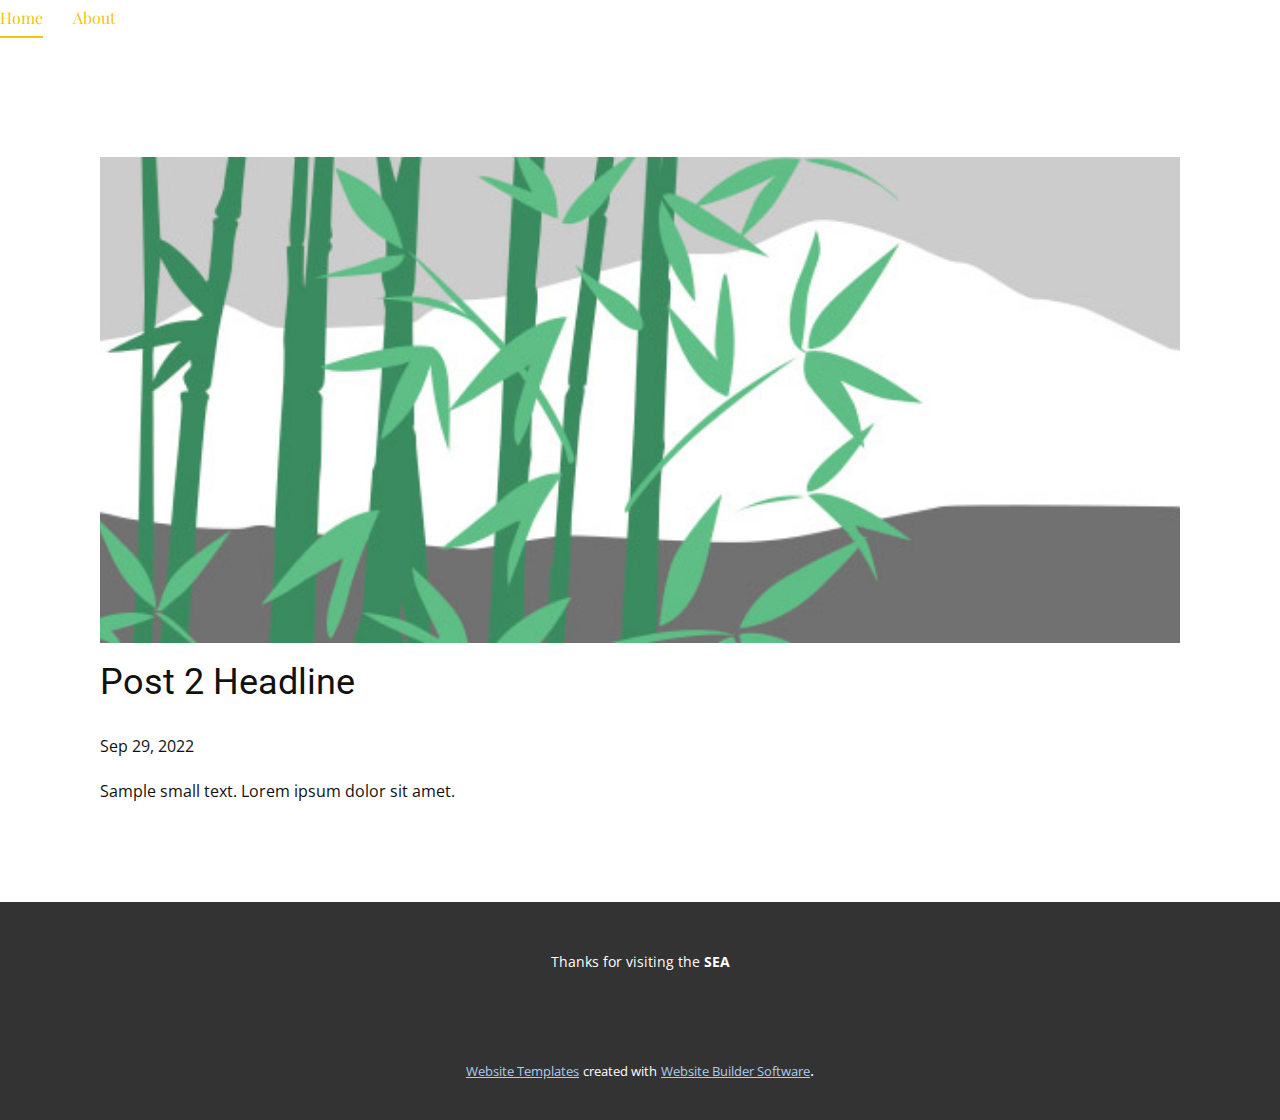
<file: blog/post-1.html>
<!doctype html>
<html style="font-size: 16px;" lang="en"><head>
    <meta name="viewport" content="width=device-width, initial-scale=1.0">
    <meta charset="utf-8">
    <meta name="keywords" content="Post 1 Headline">
    <meta name="description" content="">
    <title>Post 2 Headline</title>
    <link rel="stylesheet" href="../nicepage.css" media="screen">
<link rel="stylesheet" href="../Post-Template.css" media="screen">
    <script class="u-script" type="text/javascript" src="../jquery.js" defer=""></script>
    <script class="u-script" type="text/javascript" src="../nicepage.js" defer=""></script>
    <meta name="generator" content="Nicepage 4.18.5, nicepage.com">
    <link id="u-theme-google-font" rel="stylesheet" href="https://fonts.googleapis.com/css?family=Roboto:100,100i,300,300i,400,400i,500,500i,700,700i,900,900i|Open+Sans:300,300i,400,400i,500,500i,600,600i,700,700i,800,800i">
    <link id="u-page-google-font" rel="stylesheet" href="https://fonts.googleapis.com/css?family=Playfair+Display:400,400i,500,500i,600,600i,700,700i,800,800i,900,900i">
    
    
    <script type="application/ld+json">{
		"@context": "http://schema.org",
		"@type": "Organization",
		"name": ""
}</script>
    <meta name="theme-color" content="#478ac9">
  </head>
  <body class="u-body u-xl-mode" data-lang="en"><header class="u-align-right u-clearfix u-header u-header" id="sec-32df"><nav class="u-align-center u-menu u-menu-one-level u-offcanvas u-menu-1" data-responsive-from="MD">
        <div class="menu-collapse u-custom-font u-font-playfair-display" style="font-size: 1.25rem; letter-spacing: 0px; text-transform: uppercase; font-weight: 700;">
          <a class="u-button-style u-custom-active-border-color u-custom-active-color u-custom-border u-custom-border-color u-custom-border-radius u-custom-borders u-custom-color u-custom-hover-border-color u-custom-hover-color u-custom-left-right-menu-spacing u-custom-padding-bottom u-custom-text-active-color u-custom-text-color u-custom-text-hover-color u-custom-top-bottom-menu-spacing u-nav-link u-text-active-palette-1-base u-text-custom-color-5 u-text-hover-palette-2-base" href="#" style="padding: 6px 10px; font-size: calc(1em + 12px);">
            <svg class="u-svg-link" viewBox="0 0 24 24"><use xmlns:xlink="http://www.w3.org/1999/xlink" xlink:href="#menu-hamburger"></use></svg>
            <svg class="u-svg-content" version="1.1" id="menu-hamburger" viewBox="0 0 16 16" x="0px" y="0px" xmlns:xlink="http://www.w3.org/1999/xlink" xmlns="http://www.w3.org/2000/svg"><g><rect y="1" width="16" height="2"></rect><rect y="7" width="16" height="2"></rect><rect y="13" width="16" height="2"></rect>
</g></svg>
          </a>
        </div>
        <div class="u-custom-menu u-nav-container">
          <ul class="u-custom-font u-font-playfair-display u-nav u-spacing-30 u-unstyled u-nav-1"><li class="u-nav-item"><a class="u-border-2 u-border-active-palette-3-base u-border-hover-palette-3-base u-border-no-left u-border-no-right u-border-no-top u-button-style u-nav-link u-text-active-palette-3-base u-text-hover-palette-3-base u-text-palette-3-base" href="../Home.html" style="padding: 10px 0px;">Home</a>
</li><li class="u-nav-item"><a class="u-border-2 u-border-active-palette-3-base u-border-hover-palette-3-base u-border-no-left u-border-no-right u-border-no-top u-button-style u-nav-link u-text-active-palette-3-base u-text-hover-palette-3-base u-text-palette-3-base" href="../About.html" style="padding: 10px 1px 10px 0px;">About</a>
</li></ul>
        </div>
        <div class="u-custom-menu u-nav-container-collapse">
          <div class="u-container-style u-custom-color-2 u-inner-container-layout u-opacity u-opacity-95 u-sidenav">
            <div class="u-inner-container-layout u-sidenav-overflow">
              <div class="u-menu-close"></div>
              <ul class="u-align-center u-custom-font u-font-courier-new u-nav u-popupmenu-items u-text-palette-3-base u-unstyled u-nav-2"><li class="u-nav-item"><a class="u-button-style u-nav-link" href="../Home.html">Home</a>
</li><li class="u-nav-item"><a class="u-button-style u-nav-link" href="../About.html">About</a>
</li></ul>
            </div>
          </div>
          <div class="u-custom-color-2 u-menu-overlay u-opacity u-opacity-35"></div>
        </div>
      </nav></header>
    <section class="u-align-center u-clearfix u-section-1" id="sec-f457">
      <div class="u-clearfix u-sheet u-valign-middle-md u-valign-middle-sm u-valign-middle-xs u-sheet-1"><!--post_details--><!--post_details_options_json--><!--{"source":""}--><!--/post_details_options_json--><!--blog_post-->
        <div class="u-container-style u-expanded-width u-post-details u-post-details-1">
          <div class="u-container-layout u-valign-middle u-container-layout-1"><!--blog_post_image-->
            <img alt="" class="u-blog-control u-expanded-width u-image u-image-default u-image-1" src="../images/68f64b9d.jpeg"><!--/blog_post_image--><!--blog_post_header-->
            <h2 class="u-blog-control u-text u-text-1">Post 2 Headline</h2><!--/blog_post_header--><!--blog_post_metadata-->
            <div class="u-blog-control u-metadata u-metadata-1"><!--blog_post_metadata_date-->
              <span class="u-meta-date u-meta-icon">Sep 29, 2022</span><!--/blog_post_metadata_date--><!--blog_post_metadata_category-->
              <!--/blog_post_metadata_category--><!--blog_post_metadata_comments-->
              <!--/blog_post_metadata_comments-->
            </div><!--/blog_post_metadata--><!--blog_post_content-->
            <div class="u-align-justify u-blog-control u-post-content u-text u-text-2 fr-view">
  Sample small text. Lorem ipsum dolor sit amet.
  </div><!--/blog_post_content-->
          </div>
        </div><!--/blog_post--><!--/post_details-->
      </div>
    </section>
    
    
    <footer class="u-align-center u-clearfix u-footer u-grey-80 u-footer" id="sec-8c31"><div class="u-clearfix u-sheet u-sheet-1">
        <p class="u-small-text u-text u-text-variant u-text-1">Thanks for visiting the <span style="font-weight: 700;">SEA</span>
        </p>
      </div></footer>
    <section class="u-backlink u-clearfix u-grey-80">
      <a class="u-link" href="https://nicepage.com/website-templates" target="_blank">
        <span>Website Templates</span>
      </a>
      <p class="u-text">
        <span>created with</span>
      </p>
      <a class="u-link" href="" target="_blank">
        <span>Website Builder Software</span>
      </a>. 
    </section>
  
</body></html>
</file>
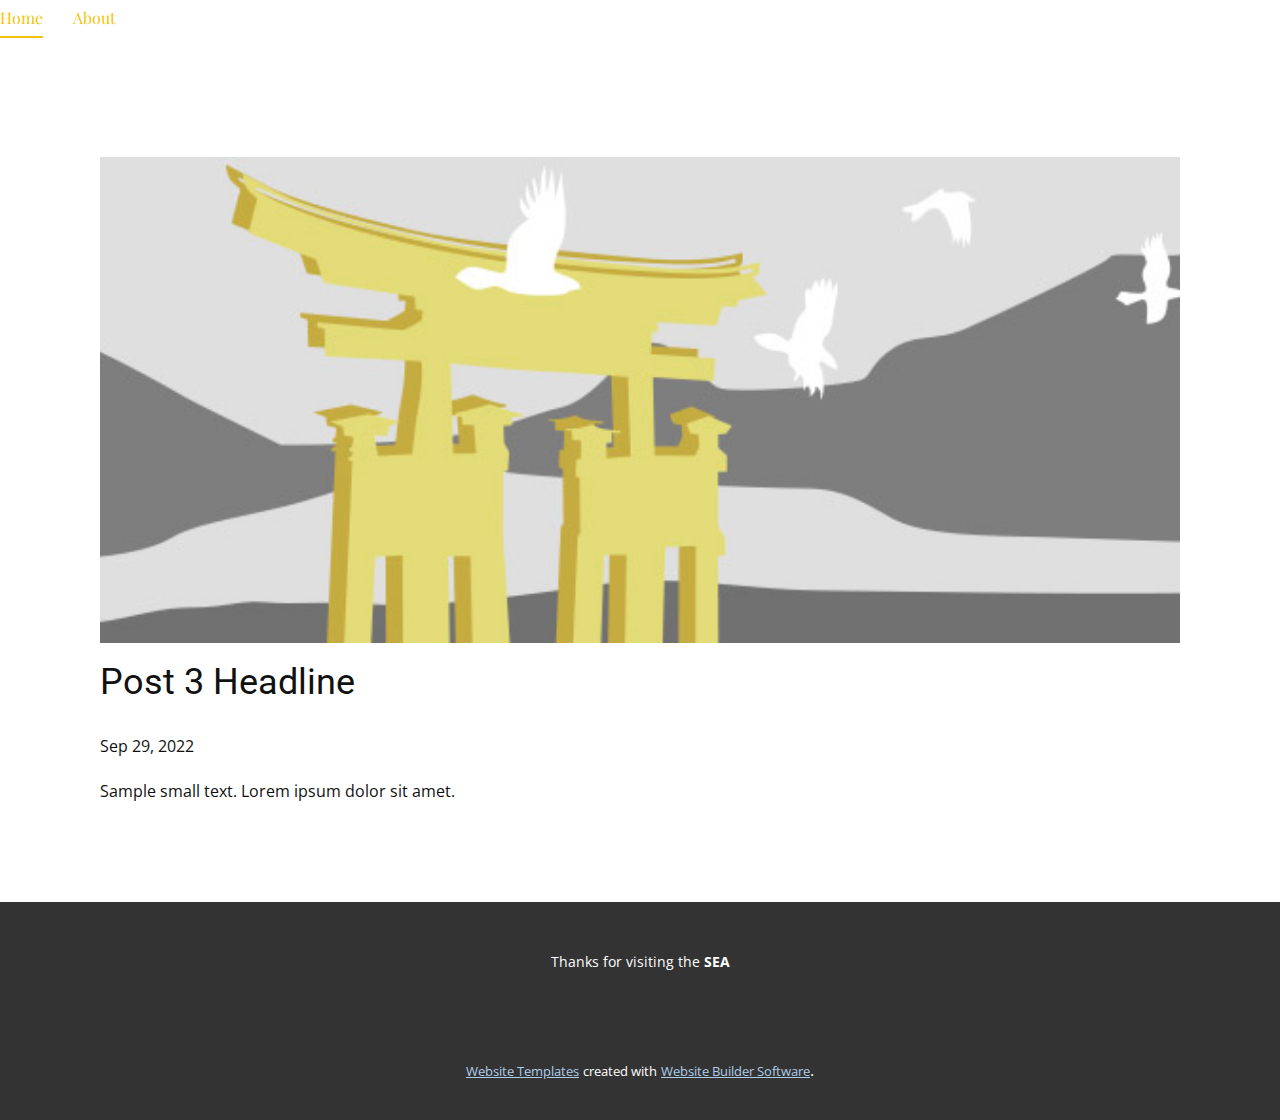
<file: blog/post-2.html>
<!doctype html>
<html style="font-size: 16px;" lang="en"><head>
    <meta name="viewport" content="width=device-width, initial-scale=1.0">
    <meta charset="utf-8">
    <meta name="keywords" content="Post 1 Headline">
    <meta name="description" content="">
    <title>Post 3 Headline</title>
    <link rel="stylesheet" href="../nicepage.css" media="screen">
<link rel="stylesheet" href="../Post-Template.css" media="screen">
    <script class="u-script" type="text/javascript" src="../jquery.js" defer=""></script>
    <script class="u-script" type="text/javascript" src="../nicepage.js" defer=""></script>
    <meta name="generator" content="Nicepage 4.18.5, nicepage.com">
    <link id="u-theme-google-font" rel="stylesheet" href="https://fonts.googleapis.com/css?family=Roboto:100,100i,300,300i,400,400i,500,500i,700,700i,900,900i|Open+Sans:300,300i,400,400i,500,500i,600,600i,700,700i,800,800i">
    <link id="u-page-google-font" rel="stylesheet" href="https://fonts.googleapis.com/css?family=Playfair+Display:400,400i,500,500i,600,600i,700,700i,800,800i,900,900i">
    
    
    <script type="application/ld+json">{
		"@context": "http://schema.org",
		"@type": "Organization",
		"name": ""
}</script>
    <meta name="theme-color" content="#478ac9">
  </head>
  <body class="u-body u-xl-mode" data-lang="en"><header class="u-align-right u-clearfix u-header u-header" id="sec-32df"><nav class="u-align-center u-menu u-menu-one-level u-offcanvas u-menu-1" data-responsive-from="MD">
        <div class="menu-collapse u-custom-font u-font-playfair-display" style="font-size: 1.25rem; letter-spacing: 0px; text-transform: uppercase; font-weight: 700;">
          <a class="u-button-style u-custom-active-border-color u-custom-active-color u-custom-border u-custom-border-color u-custom-border-radius u-custom-borders u-custom-color u-custom-hover-border-color u-custom-hover-color u-custom-left-right-menu-spacing u-custom-padding-bottom u-custom-text-active-color u-custom-text-color u-custom-text-hover-color u-custom-top-bottom-menu-spacing u-nav-link u-text-active-palette-1-base u-text-custom-color-5 u-text-hover-palette-2-base" href="#" style="padding: 6px 10px; font-size: calc(1em + 12px);">
            <svg class="u-svg-link" viewBox="0 0 24 24"><use xmlns:xlink="http://www.w3.org/1999/xlink" xlink:href="#menu-hamburger"></use></svg>
            <svg class="u-svg-content" version="1.1" id="menu-hamburger" viewBox="0 0 16 16" x="0px" y="0px" xmlns:xlink="http://www.w3.org/1999/xlink" xmlns="http://www.w3.org/2000/svg"><g><rect y="1" width="16" height="2"></rect><rect y="7" width="16" height="2"></rect><rect y="13" width="16" height="2"></rect>
</g></svg>
          </a>
        </div>
        <div class="u-custom-menu u-nav-container">
          <ul class="u-custom-font u-font-playfair-display u-nav u-spacing-30 u-unstyled u-nav-1"><li class="u-nav-item"><a class="u-border-2 u-border-active-palette-3-base u-border-hover-palette-3-base u-border-no-left u-border-no-right u-border-no-top u-button-style u-nav-link u-text-active-palette-3-base u-text-hover-palette-3-base u-text-palette-3-base" href="../Home.html" style="padding: 10px 0px;">Home</a>
</li><li class="u-nav-item"><a class="u-border-2 u-border-active-palette-3-base u-border-hover-palette-3-base u-border-no-left u-border-no-right u-border-no-top u-button-style u-nav-link u-text-active-palette-3-base u-text-hover-palette-3-base u-text-palette-3-base" href="../About.html" style="padding: 10px 1px 10px 0px;">About</a>
</li></ul>
        </div>
        <div class="u-custom-menu u-nav-container-collapse">
          <div class="u-container-style u-custom-color-2 u-inner-container-layout u-opacity u-opacity-95 u-sidenav">
            <div class="u-inner-container-layout u-sidenav-overflow">
              <div class="u-menu-close"></div>
              <ul class="u-align-center u-custom-font u-font-courier-new u-nav u-popupmenu-items u-text-palette-3-base u-unstyled u-nav-2"><li class="u-nav-item"><a class="u-button-style u-nav-link" href="../Home.html">Home</a>
</li><li class="u-nav-item"><a class="u-button-style u-nav-link" href="../About.html">About</a>
</li></ul>
            </div>
          </div>
          <div class="u-custom-color-2 u-menu-overlay u-opacity u-opacity-35"></div>
        </div>
      </nav></header>
    <section class="u-align-center u-clearfix u-section-1" id="sec-f457">
      <div class="u-clearfix u-sheet u-valign-middle-md u-valign-middle-sm u-valign-middle-xs u-sheet-1"><!--post_details--><!--post_details_options_json--><!--{"source":""}--><!--/post_details_options_json--><!--blog_post-->
        <div class="u-container-style u-expanded-width u-post-details u-post-details-1">
          <div class="u-container-layout u-valign-middle u-container-layout-1"><!--blog_post_image-->
            <img alt="" class="u-blog-control u-expanded-width u-image u-image-default u-image-1" src="../images/8ad73f3c.jpeg"><!--/blog_post_image--><!--blog_post_header-->
            <h2 class="u-blog-control u-text u-text-1">Post 3 Headline</h2><!--/blog_post_header--><!--blog_post_metadata-->
            <div class="u-blog-control u-metadata u-metadata-1"><!--blog_post_metadata_date-->
              <span class="u-meta-date u-meta-icon">Sep 29, 2022</span><!--/blog_post_metadata_date--><!--blog_post_metadata_category-->
              <!--/blog_post_metadata_category--><!--blog_post_metadata_comments-->
              <!--/blog_post_metadata_comments-->
            </div><!--/blog_post_metadata--><!--blog_post_content-->
            <div class="u-align-justify u-blog-control u-post-content u-text u-text-2 fr-view">
  Sample small text. Lorem ipsum dolor sit amet.
  </div><!--/blog_post_content-->
          </div>
        </div><!--/blog_post--><!--/post_details-->
      </div>
    </section>
    
    
    <footer class="u-align-center u-clearfix u-footer u-grey-80 u-footer" id="sec-8c31"><div class="u-clearfix u-sheet u-sheet-1">
        <p class="u-small-text u-text u-text-variant u-text-1">Thanks for visiting the <span style="font-weight: 700;">SEA</span>
        </p>
      </div></footer>
    <section class="u-backlink u-clearfix u-grey-80">
      <a class="u-link" href="https://nicepage.com/website-templates" target="_blank">
        <span>Website Templates</span>
      </a>
      <p class="u-text">
        <span>created with</span>
      </p>
      <a class="u-link" href="" target="_blank">
        <span>Website Builder Software</span>
      </a>. 
    </section>
  
</body></html>
</file>
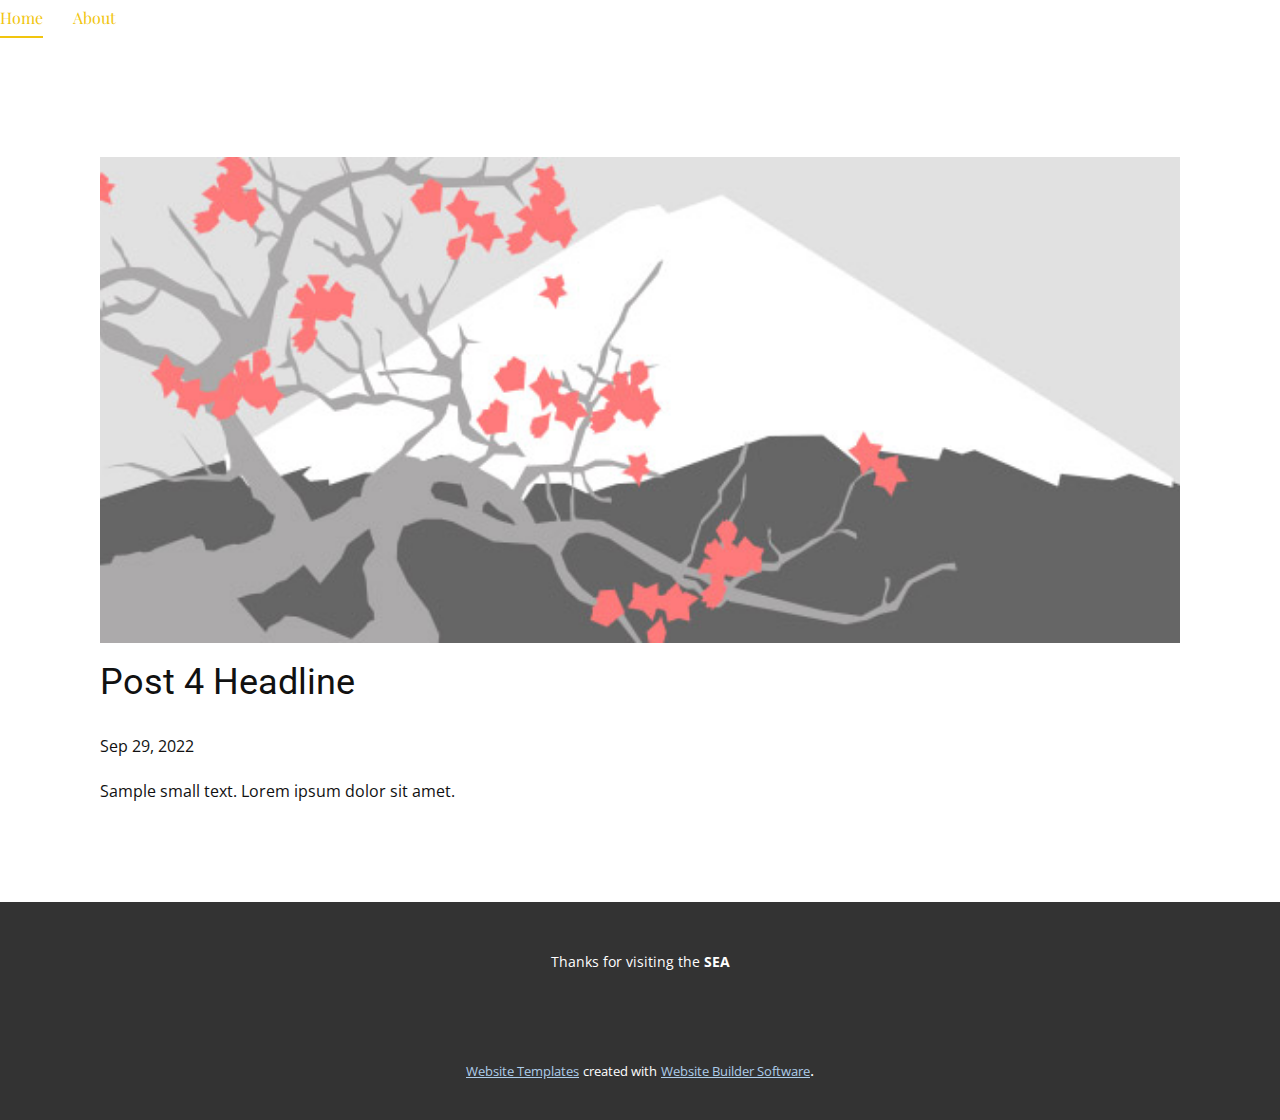
<file: blog/post-3.html>
<!doctype html>
<html style="font-size: 16px;" lang="en"><head>
    <meta name="viewport" content="width=device-width, initial-scale=1.0">
    <meta charset="utf-8">
    <meta name="keywords" content="Post 1 Headline">
    <meta name="description" content="">
    <title>Post 4 Headline</title>
    <link rel="stylesheet" href="../nicepage.css" media="screen">
<link rel="stylesheet" href="../Post-Template.css" media="screen">
    <script class="u-script" type="text/javascript" src="../jquery.js" defer=""></script>
    <script class="u-script" type="text/javascript" src="../nicepage.js" defer=""></script>
    <meta name="generator" content="Nicepage 4.18.5, nicepage.com">
    <link id="u-theme-google-font" rel="stylesheet" href="https://fonts.googleapis.com/css?family=Roboto:100,100i,300,300i,400,400i,500,500i,700,700i,900,900i|Open+Sans:300,300i,400,400i,500,500i,600,600i,700,700i,800,800i">
    <link id="u-page-google-font" rel="stylesheet" href="https://fonts.googleapis.com/css?family=Playfair+Display:400,400i,500,500i,600,600i,700,700i,800,800i,900,900i">
    
    
    <script type="application/ld+json">{
		"@context": "http://schema.org",
		"@type": "Organization",
		"name": ""
}</script>
    <meta name="theme-color" content="#478ac9">
  </head>
  <body class="u-body u-xl-mode" data-lang="en"><header class="u-align-right u-clearfix u-header u-header" id="sec-32df"><nav class="u-align-center u-menu u-menu-one-level u-offcanvas u-menu-1" data-responsive-from="MD">
        <div class="menu-collapse u-custom-font u-font-playfair-display" style="font-size: 1.25rem; letter-spacing: 0px; text-transform: uppercase; font-weight: 700;">
          <a class="u-button-style u-custom-active-border-color u-custom-active-color u-custom-border u-custom-border-color u-custom-border-radius u-custom-borders u-custom-color u-custom-hover-border-color u-custom-hover-color u-custom-left-right-menu-spacing u-custom-padding-bottom u-custom-text-active-color u-custom-text-color u-custom-text-hover-color u-custom-top-bottom-menu-spacing u-nav-link u-text-active-palette-1-base u-text-custom-color-5 u-text-hover-palette-2-base" href="#" style="padding: 6px 10px; font-size: calc(1em + 12px);">
            <svg class="u-svg-link" viewBox="0 0 24 24"><use xmlns:xlink="http://www.w3.org/1999/xlink" xlink:href="#menu-hamburger"></use></svg>
            <svg class="u-svg-content" version="1.1" id="menu-hamburger" viewBox="0 0 16 16" x="0px" y="0px" xmlns:xlink="http://www.w3.org/1999/xlink" xmlns="http://www.w3.org/2000/svg"><g><rect y="1" width="16" height="2"></rect><rect y="7" width="16" height="2"></rect><rect y="13" width="16" height="2"></rect>
</g></svg>
          </a>
        </div>
        <div class="u-custom-menu u-nav-container">
          <ul class="u-custom-font u-font-playfair-display u-nav u-spacing-30 u-unstyled u-nav-1"><li class="u-nav-item"><a class="u-border-2 u-border-active-palette-3-base u-border-hover-palette-3-base u-border-no-left u-border-no-right u-border-no-top u-button-style u-nav-link u-text-active-palette-3-base u-text-hover-palette-3-base u-text-palette-3-base" href="../Home.html" style="padding: 10px 0px;">Home</a>
</li><li class="u-nav-item"><a class="u-border-2 u-border-active-palette-3-base u-border-hover-palette-3-base u-border-no-left u-border-no-right u-border-no-top u-button-style u-nav-link u-text-active-palette-3-base u-text-hover-palette-3-base u-text-palette-3-base" href="../About.html" style="padding: 10px 1px 10px 0px;">About</a>
</li></ul>
        </div>
        <div class="u-custom-menu u-nav-container-collapse">
          <div class="u-container-style u-custom-color-2 u-inner-container-layout u-opacity u-opacity-95 u-sidenav">
            <div class="u-inner-container-layout u-sidenav-overflow">
              <div class="u-menu-close"></div>
              <ul class="u-align-center u-custom-font u-font-courier-new u-nav u-popupmenu-items u-text-palette-3-base u-unstyled u-nav-2"><li class="u-nav-item"><a class="u-button-style u-nav-link" href="../Home.html">Home</a>
</li><li class="u-nav-item"><a class="u-button-style u-nav-link" href="../About.html">About</a>
</li></ul>
            </div>
          </div>
          <div class="u-custom-color-2 u-menu-overlay u-opacity u-opacity-35"></div>
        </div>
      </nav></header>
    <section class="u-align-center u-clearfix u-section-1" id="sec-f457">
      <div class="u-clearfix u-sheet u-valign-middle-md u-valign-middle-sm u-valign-middle-xs u-sheet-1"><!--post_details--><!--post_details_options_json--><!--{"source":""}--><!--/post_details_options_json--><!--blog_post-->
        <div class="u-container-style u-expanded-width u-post-details u-post-details-1">
          <div class="u-container-layout u-valign-middle u-container-layout-1"><!--blog_post_image-->
            <img alt="" class="u-blog-control u-expanded-width u-image u-image-default u-image-1" src="../images/0fd3416c.jpeg"><!--/blog_post_image--><!--blog_post_header-->
            <h2 class="u-blog-control u-text u-text-1">Post 4 Headline</h2><!--/blog_post_header--><!--blog_post_metadata-->
            <div class="u-blog-control u-metadata u-metadata-1"><!--blog_post_metadata_date-->
              <span class="u-meta-date u-meta-icon">Sep 29, 2022</span><!--/blog_post_metadata_date--><!--blog_post_metadata_category-->
              <!--/blog_post_metadata_category--><!--blog_post_metadata_comments-->
              <!--/blog_post_metadata_comments-->
            </div><!--/blog_post_metadata--><!--blog_post_content-->
            <div class="u-align-justify u-blog-control u-post-content u-text u-text-2 fr-view">
  Sample small text. Lorem ipsum dolor sit amet.
  </div><!--/blog_post_content-->
          </div>
        </div><!--/blog_post--><!--/post_details-->
      </div>
    </section>
    
    
    <footer class="u-align-center u-clearfix u-footer u-grey-80 u-footer" id="sec-8c31"><div class="u-clearfix u-sheet u-sheet-1">
        <p class="u-small-text u-text u-text-variant u-text-1">Thanks for visiting the <span style="font-weight: 700;">SEA</span>
        </p>
      </div></footer>
    <section class="u-backlink u-clearfix u-grey-80">
      <a class="u-link" href="https://nicepage.com/website-templates" target="_blank">
        <span>Website Templates</span>
      </a>
      <p class="u-text">
        <span>created with</span>
      </p>
      <a class="u-link" href="" target="_blank">
        <span>Website Builder Software</span>
      </a>. 
    </section>
  
</body></html>
</file>
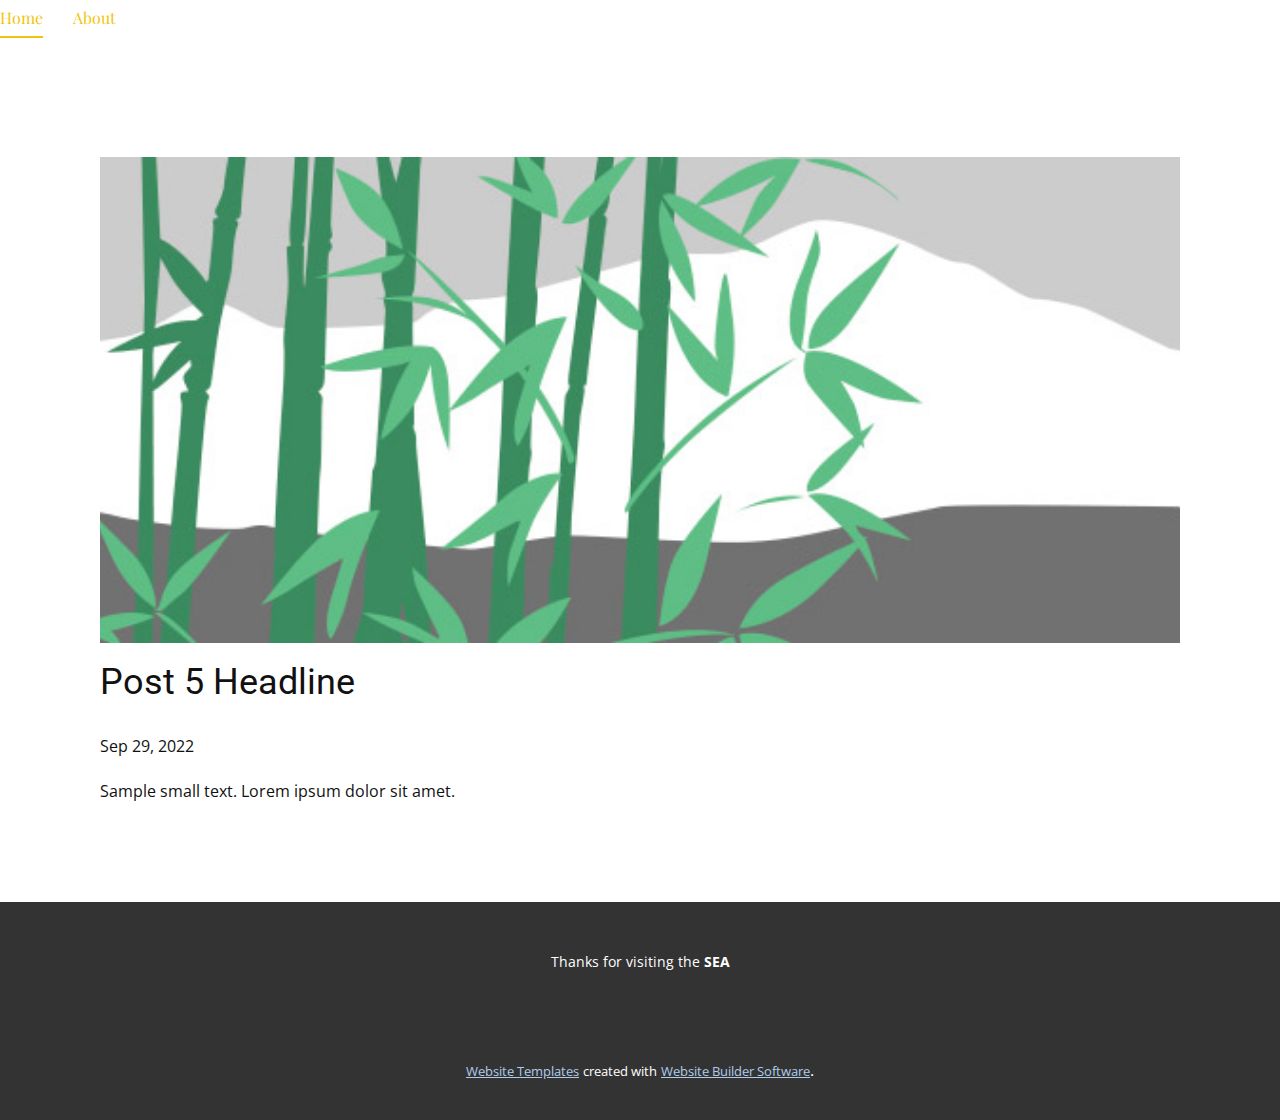
<file: blog/post-4.html>
<!doctype html>
<html style="font-size: 16px;" lang="en"><head>
    <meta name="viewport" content="width=device-width, initial-scale=1.0">
    <meta charset="utf-8">
    <meta name="keywords" content="Post 1 Headline">
    <meta name="description" content="">
    <title>Post 5 Headline</title>
    <link rel="stylesheet" href="../nicepage.css" media="screen">
<link rel="stylesheet" href="../Post-Template.css" media="screen">
    <script class="u-script" type="text/javascript" src="../jquery.js" defer=""></script>
    <script class="u-script" type="text/javascript" src="../nicepage.js" defer=""></script>
    <meta name="generator" content="Nicepage 4.18.5, nicepage.com">
    <link id="u-theme-google-font" rel="stylesheet" href="https://fonts.googleapis.com/css?family=Roboto:100,100i,300,300i,400,400i,500,500i,700,700i,900,900i|Open+Sans:300,300i,400,400i,500,500i,600,600i,700,700i,800,800i">
    <link id="u-page-google-font" rel="stylesheet" href="https://fonts.googleapis.com/css?family=Playfair+Display:400,400i,500,500i,600,600i,700,700i,800,800i,900,900i">
    
    
    <script type="application/ld+json">{
		"@context": "http://schema.org",
		"@type": "Organization",
		"name": ""
}</script>
    <meta name="theme-color" content="#478ac9">
  </head>
  <body class="u-body u-xl-mode" data-lang="en"><header class="u-align-right u-clearfix u-header u-header" id="sec-32df"><nav class="u-align-center u-menu u-menu-one-level u-offcanvas u-menu-1" data-responsive-from="MD">
        <div class="menu-collapse u-custom-font u-font-playfair-display" style="font-size: 1.25rem; letter-spacing: 0px; text-transform: uppercase; font-weight: 700;">
          <a class="u-button-style u-custom-active-border-color u-custom-active-color u-custom-border u-custom-border-color u-custom-border-radius u-custom-borders u-custom-color u-custom-hover-border-color u-custom-hover-color u-custom-left-right-menu-spacing u-custom-padding-bottom u-custom-text-active-color u-custom-text-color u-custom-text-hover-color u-custom-top-bottom-menu-spacing u-nav-link u-text-active-palette-1-base u-text-custom-color-5 u-text-hover-palette-2-base" href="#" style="padding: 6px 10px; font-size: calc(1em + 12px);">
            <svg class="u-svg-link" viewBox="0 0 24 24"><use xmlns:xlink="http://www.w3.org/1999/xlink" xlink:href="#menu-hamburger"></use></svg>
            <svg class="u-svg-content" version="1.1" id="menu-hamburger" viewBox="0 0 16 16" x="0px" y="0px" xmlns:xlink="http://www.w3.org/1999/xlink" xmlns="http://www.w3.org/2000/svg"><g><rect y="1" width="16" height="2"></rect><rect y="7" width="16" height="2"></rect><rect y="13" width="16" height="2"></rect>
</g></svg>
          </a>
        </div>
        <div class="u-custom-menu u-nav-container">
          <ul class="u-custom-font u-font-playfair-display u-nav u-spacing-30 u-unstyled u-nav-1"><li class="u-nav-item"><a class="u-border-2 u-border-active-palette-3-base u-border-hover-palette-3-base u-border-no-left u-border-no-right u-border-no-top u-button-style u-nav-link u-text-active-palette-3-base u-text-hover-palette-3-base u-text-palette-3-base" href="../Home.html" style="padding: 10px 0px;">Home</a>
</li><li class="u-nav-item"><a class="u-border-2 u-border-active-palette-3-base u-border-hover-palette-3-base u-border-no-left u-border-no-right u-border-no-top u-button-style u-nav-link u-text-active-palette-3-base u-text-hover-palette-3-base u-text-palette-3-base" href="../About.html" style="padding: 10px 1px 10px 0px;">About</a>
</li></ul>
        </div>
        <div class="u-custom-menu u-nav-container-collapse">
          <div class="u-container-style u-custom-color-2 u-inner-container-layout u-opacity u-opacity-95 u-sidenav">
            <div class="u-inner-container-layout u-sidenav-overflow">
              <div class="u-menu-close"></div>
              <ul class="u-align-center u-custom-font u-font-courier-new u-nav u-popupmenu-items u-text-palette-3-base u-unstyled u-nav-2"><li class="u-nav-item"><a class="u-button-style u-nav-link" href="../Home.html">Home</a>
</li><li class="u-nav-item"><a class="u-button-style u-nav-link" href="../About.html">About</a>
</li></ul>
            </div>
          </div>
          <div class="u-custom-color-2 u-menu-overlay u-opacity u-opacity-35"></div>
        </div>
      </nav></header>
    <section class="u-align-center u-clearfix u-section-1" id="sec-f457">
      <div class="u-clearfix u-sheet u-valign-middle-md u-valign-middle-sm u-valign-middle-xs u-sheet-1"><!--post_details--><!--post_details_options_json--><!--{"source":""}--><!--/post_details_options_json--><!--blog_post-->
        <div class="u-container-style u-expanded-width u-post-details u-post-details-1">
          <div class="u-container-layout u-valign-middle u-container-layout-1"><!--blog_post_image-->
            <img alt="" class="u-blog-control u-expanded-width u-image u-image-default u-image-1" src="../images/68f64b9d.jpeg"><!--/blog_post_image--><!--blog_post_header-->
            <h2 class="u-blog-control u-text u-text-1">Post 5 Headline</h2><!--/blog_post_header--><!--blog_post_metadata-->
            <div class="u-blog-control u-metadata u-metadata-1"><!--blog_post_metadata_date-->
              <span class="u-meta-date u-meta-icon">Sep 29, 2022</span><!--/blog_post_metadata_date--><!--blog_post_metadata_category-->
              <!--/blog_post_metadata_category--><!--blog_post_metadata_comments-->
              <!--/blog_post_metadata_comments-->
            </div><!--/blog_post_metadata--><!--blog_post_content-->
            <div class="u-align-justify u-blog-control u-post-content u-text u-text-2 fr-view">
  Sample small text. Lorem ipsum dolor sit amet.
  </div><!--/blog_post_content-->
          </div>
        </div><!--/blog_post--><!--/post_details-->
      </div>
    </section>
    
    
    <footer class="u-align-center u-clearfix u-footer u-grey-80 u-footer" id="sec-8c31"><div class="u-clearfix u-sheet u-sheet-1">
        <p class="u-small-text u-text u-text-variant u-text-1">Thanks for visiting the <span style="font-weight: 700;">SEA</span>
        </p>
      </div></footer>
    <section class="u-backlink u-clearfix u-grey-80">
      <a class="u-link" href="https://nicepage.com/website-templates" target="_blank">
        <span>Website Templates</span>
      </a>
      <p class="u-text">
        <span>created with</span>
      </p>
      <a class="u-link" href="" target="_blank">
        <span>Website Builder Software</span>
      </a>. 
    </section>
  
</body></html>
</file>
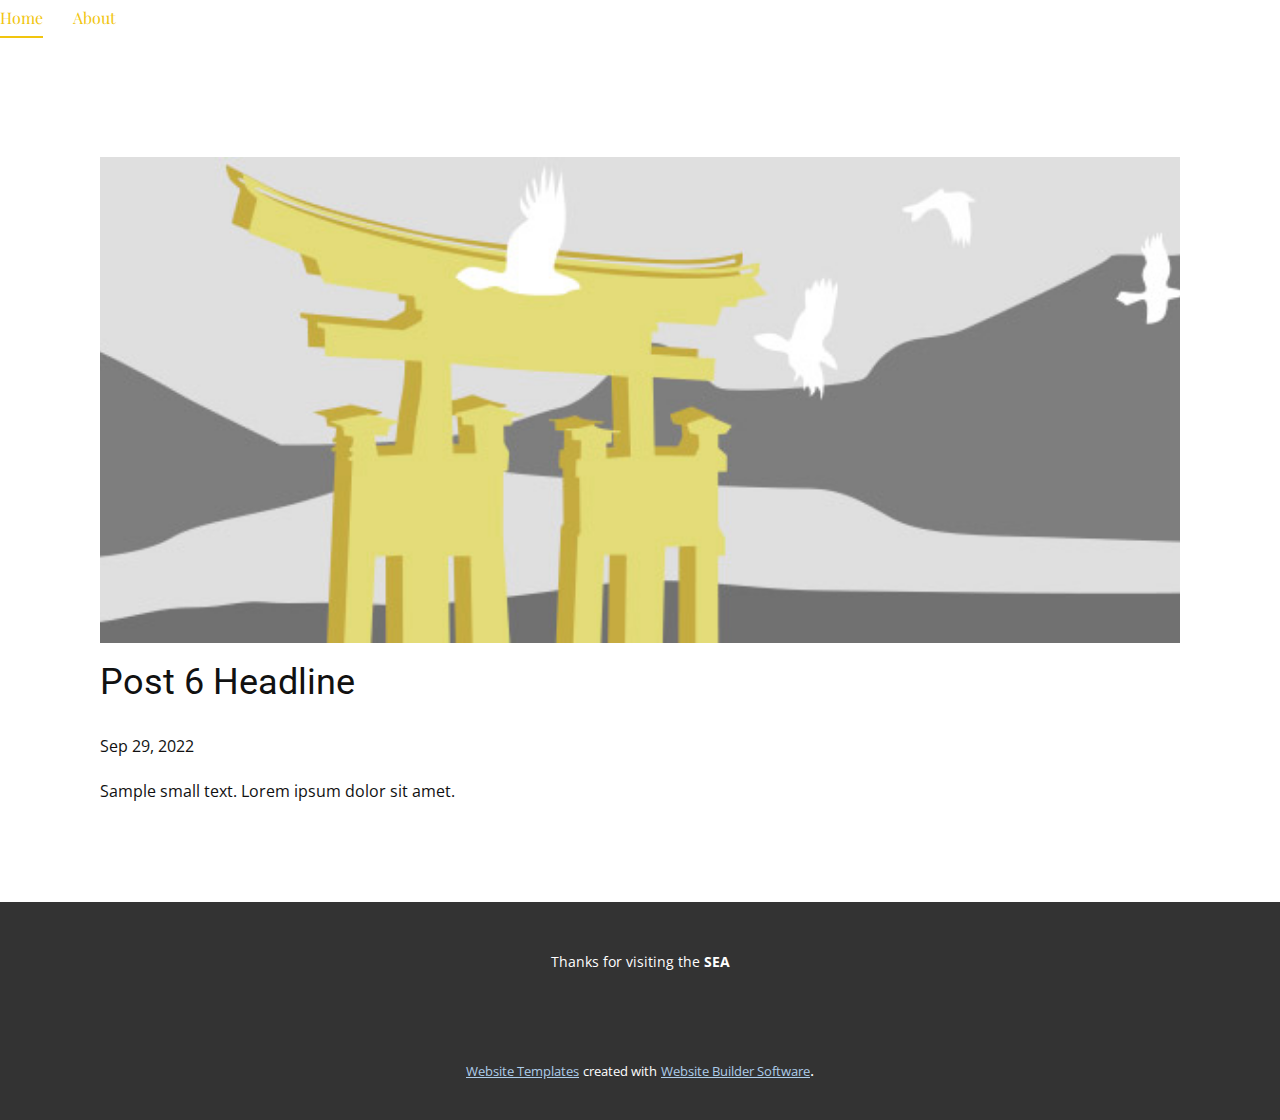
<file: blog/post-5.html>
<!doctype html>
<html style="font-size: 16px;" lang="en"><head>
    <meta name="viewport" content="width=device-width, initial-scale=1.0">
    <meta charset="utf-8">
    <meta name="keywords" content="Post 1 Headline">
    <meta name="description" content="">
    <title>Post 6 Headline</title>
    <link rel="stylesheet" href="../nicepage.css" media="screen">
<link rel="stylesheet" href="../Post-Template.css" media="screen">
    <script class="u-script" type="text/javascript" src="../jquery.js" defer=""></script>
    <script class="u-script" type="text/javascript" src="../nicepage.js" defer=""></script>
    <meta name="generator" content="Nicepage 4.18.5, nicepage.com">
    <link id="u-theme-google-font" rel="stylesheet" href="https://fonts.googleapis.com/css?family=Roboto:100,100i,300,300i,400,400i,500,500i,700,700i,900,900i|Open+Sans:300,300i,400,400i,500,500i,600,600i,700,700i,800,800i">
    <link id="u-page-google-font" rel="stylesheet" href="https://fonts.googleapis.com/css?family=Playfair+Display:400,400i,500,500i,600,600i,700,700i,800,800i,900,900i">
    
    
    <script type="application/ld+json">{
		"@context": "http://schema.org",
		"@type": "Organization",
		"name": ""
}</script>
    <meta name="theme-color" content="#478ac9">
  </head>
  <body class="u-body u-xl-mode" data-lang="en"><header class="u-align-right u-clearfix u-header u-header" id="sec-32df"><nav class="u-align-center u-menu u-menu-one-level u-offcanvas u-menu-1" data-responsive-from="MD">
        <div class="menu-collapse u-custom-font u-font-playfair-display" style="font-size: 1.25rem; letter-spacing: 0px; text-transform: uppercase; font-weight: 700;">
          <a class="u-button-style u-custom-active-border-color u-custom-active-color u-custom-border u-custom-border-color u-custom-border-radius u-custom-borders u-custom-color u-custom-hover-border-color u-custom-hover-color u-custom-left-right-menu-spacing u-custom-padding-bottom u-custom-text-active-color u-custom-text-color u-custom-text-hover-color u-custom-top-bottom-menu-spacing u-nav-link u-text-active-palette-1-base u-text-custom-color-5 u-text-hover-palette-2-base" href="#" style="padding: 6px 10px; font-size: calc(1em + 12px);">
            <svg class="u-svg-link" viewBox="0 0 24 24"><use xmlns:xlink="http://www.w3.org/1999/xlink" xlink:href="#menu-hamburger"></use></svg>
            <svg class="u-svg-content" version="1.1" id="menu-hamburger" viewBox="0 0 16 16" x="0px" y="0px" xmlns:xlink="http://www.w3.org/1999/xlink" xmlns="http://www.w3.org/2000/svg"><g><rect y="1" width="16" height="2"></rect><rect y="7" width="16" height="2"></rect><rect y="13" width="16" height="2"></rect>
</g></svg>
          </a>
        </div>
        <div class="u-custom-menu u-nav-container">
          <ul class="u-custom-font u-font-playfair-display u-nav u-spacing-30 u-unstyled u-nav-1"><li class="u-nav-item"><a class="u-border-2 u-border-active-palette-3-base u-border-hover-palette-3-base u-border-no-left u-border-no-right u-border-no-top u-button-style u-nav-link u-text-active-palette-3-base u-text-hover-palette-3-base u-text-palette-3-base" href="../Home.html" style="padding: 10px 0px;">Home</a>
</li><li class="u-nav-item"><a class="u-border-2 u-border-active-palette-3-base u-border-hover-palette-3-base u-border-no-left u-border-no-right u-border-no-top u-button-style u-nav-link u-text-active-palette-3-base u-text-hover-palette-3-base u-text-palette-3-base" href="../About.html" style="padding: 10px 1px 10px 0px;">About</a>
</li></ul>
        </div>
        <div class="u-custom-menu u-nav-container-collapse">
          <div class="u-container-style u-custom-color-2 u-inner-container-layout u-opacity u-opacity-95 u-sidenav">
            <div class="u-inner-container-layout u-sidenav-overflow">
              <div class="u-menu-close"></div>
              <ul class="u-align-center u-custom-font u-font-courier-new u-nav u-popupmenu-items u-text-palette-3-base u-unstyled u-nav-2"><li class="u-nav-item"><a class="u-button-style u-nav-link" href="../Home.html">Home</a>
</li><li class="u-nav-item"><a class="u-button-style u-nav-link" href="../About.html">About</a>
</li></ul>
            </div>
          </div>
          <div class="u-custom-color-2 u-menu-overlay u-opacity u-opacity-35"></div>
        </div>
      </nav></header>
    <section class="u-align-center u-clearfix u-section-1" id="sec-f457">
      <div class="u-clearfix u-sheet u-valign-middle-md u-valign-middle-sm u-valign-middle-xs u-sheet-1"><!--post_details--><!--post_details_options_json--><!--{"source":""}--><!--/post_details_options_json--><!--blog_post-->
        <div class="u-container-style u-expanded-width u-post-details u-post-details-1">
          <div class="u-container-layout u-valign-middle u-container-layout-1"><!--blog_post_image-->
            <img alt="" class="u-blog-control u-expanded-width u-image u-image-default u-image-1" src="../images/8ad73f3c.jpeg"><!--/blog_post_image--><!--blog_post_header-->
            <h2 class="u-blog-control u-text u-text-1">Post 6 Headline</h2><!--/blog_post_header--><!--blog_post_metadata-->
            <div class="u-blog-control u-metadata u-metadata-1"><!--blog_post_metadata_date-->
              <span class="u-meta-date u-meta-icon">Sep 29, 2022</span><!--/blog_post_metadata_date--><!--blog_post_metadata_category-->
              <!--/blog_post_metadata_category--><!--blog_post_metadata_comments-->
              <!--/blog_post_metadata_comments-->
            </div><!--/blog_post_metadata--><!--blog_post_content-->
            <div class="u-align-justify u-blog-control u-post-content u-text u-text-2 fr-view">
  Sample small text. Lorem ipsum dolor sit amet.
  </div><!--/blog_post_content-->
          </div>
        </div><!--/blog_post--><!--/post_details-->
      </div>
    </section>
    
    
    <footer class="u-align-center u-clearfix u-footer u-grey-80 u-footer" id="sec-8c31"><div class="u-clearfix u-sheet u-sheet-1">
        <p class="u-small-text u-text u-text-variant u-text-1">Thanks for visiting the <span style="font-weight: 700;">SEA</span>
        </p>
      </div></footer>
    <section class="u-backlink u-clearfix u-grey-80">
      <a class="u-link" href="https://nicepage.com/website-templates" target="_blank">
        <span>Website Templates</span>
      </a>
      <p class="u-text">
        <span>created with</span>
      </p>
      <a class="u-link" href="" target="_blank">
        <span>Website Builder Software</span>
      </a>. 
    </section>
  
</body></html>
</file>
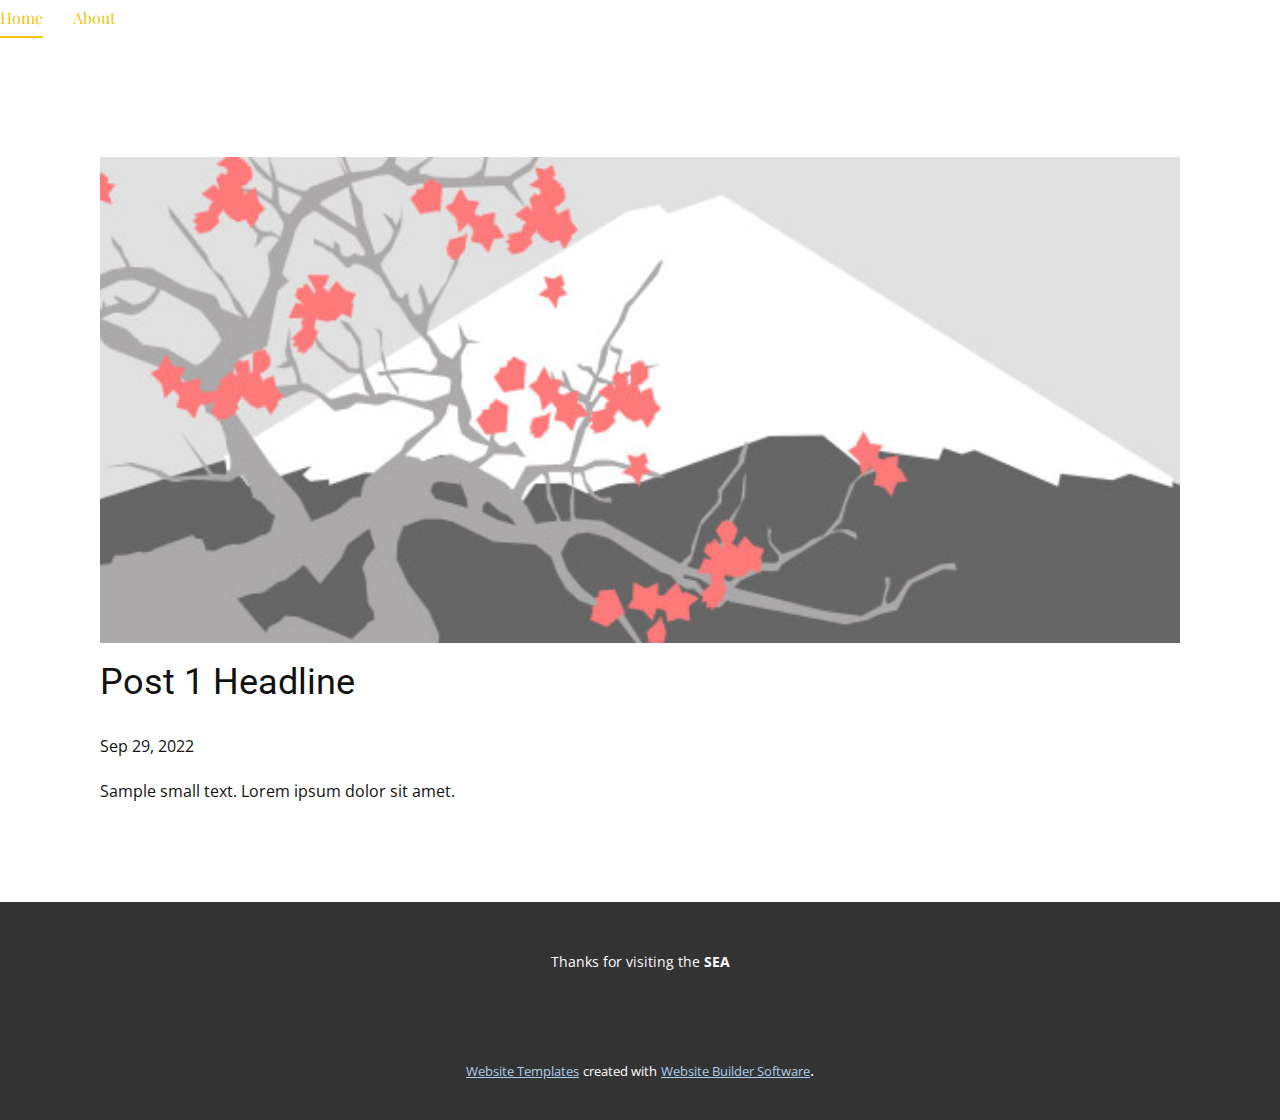
<file: blog/post.html>
<!doctype html>
<html style="font-size: 16px;" lang="en"><head>
    <meta name="viewport" content="width=device-width, initial-scale=1.0">
    <meta charset="utf-8">
    <meta name="keywords" content="Post 1 Headline">
    <meta name="description" content="">
    <title>Post 1 Headline</title>
    <link rel="stylesheet" href="../nicepage.css" media="screen">
<link rel="stylesheet" href="../Post-Template.css" media="screen">
    <script class="u-script" type="text/javascript" src="../jquery.js" defer=""></script>
    <script class="u-script" type="text/javascript" src="../nicepage.js" defer=""></script>
    <meta name="generator" content="Nicepage 4.18.5, nicepage.com">
    <link id="u-theme-google-font" rel="stylesheet" href="https://fonts.googleapis.com/css?family=Roboto:100,100i,300,300i,400,400i,500,500i,700,700i,900,900i|Open+Sans:300,300i,400,400i,500,500i,600,600i,700,700i,800,800i">
    <link id="u-page-google-font" rel="stylesheet" href="https://fonts.googleapis.com/css?family=Playfair+Display:400,400i,500,500i,600,600i,700,700i,800,800i,900,900i">
    
    
    <script type="application/ld+json">{
		"@context": "http://schema.org",
		"@type": "Organization",
		"name": ""
}</script>
    <meta name="theme-color" content="#478ac9">
  </head>
  <body class="u-body u-xl-mode" data-lang="en"><header class="u-align-right u-clearfix u-header u-header" id="sec-32df"><nav class="u-align-center u-menu u-menu-one-level u-offcanvas u-menu-1" data-responsive-from="MD">
        <div class="menu-collapse u-custom-font u-font-playfair-display" style="font-size: 1.25rem; letter-spacing: 0px; text-transform: uppercase; font-weight: 700;">
          <a class="u-button-style u-custom-active-border-color u-custom-active-color u-custom-border u-custom-border-color u-custom-border-radius u-custom-borders u-custom-color u-custom-hover-border-color u-custom-hover-color u-custom-left-right-menu-spacing u-custom-padding-bottom u-custom-text-active-color u-custom-text-color u-custom-text-hover-color u-custom-top-bottom-menu-spacing u-nav-link u-text-active-palette-1-base u-text-custom-color-5 u-text-hover-palette-2-base" href="#" style="padding: 6px 10px; font-size: calc(1em + 12px);">
            <svg class="u-svg-link" viewBox="0 0 24 24"><use xmlns:xlink="http://www.w3.org/1999/xlink" xlink:href="#menu-hamburger"></use></svg>
            <svg class="u-svg-content" version="1.1" id="menu-hamburger" viewBox="0 0 16 16" x="0px" y="0px" xmlns:xlink="http://www.w3.org/1999/xlink" xmlns="http://www.w3.org/2000/svg"><g><rect y="1" width="16" height="2"></rect><rect y="7" width="16" height="2"></rect><rect y="13" width="16" height="2"></rect>
</g></svg>
          </a>
        </div>
        <div class="u-custom-menu u-nav-container">
          <ul class="u-custom-font u-font-playfair-display u-nav u-spacing-30 u-unstyled u-nav-1"><li class="u-nav-item"><a class="u-border-2 u-border-active-palette-3-base u-border-hover-palette-3-base u-border-no-left u-border-no-right u-border-no-top u-button-style u-nav-link u-text-active-palette-3-base u-text-hover-palette-3-base u-text-palette-3-base" href="../Home.html" style="padding: 10px 0px;">Home</a>
</li><li class="u-nav-item"><a class="u-border-2 u-border-active-palette-3-base u-border-hover-palette-3-base u-border-no-left u-border-no-right u-border-no-top u-button-style u-nav-link u-text-active-palette-3-base u-text-hover-palette-3-base u-text-palette-3-base" href="../About.html" style="padding: 10px 1px 10px 0px;">About</a>
</li></ul>
        </div>
        <div class="u-custom-menu u-nav-container-collapse">
          <div class="u-container-style u-custom-color-2 u-inner-container-layout u-opacity u-opacity-95 u-sidenav">
            <div class="u-inner-container-layout u-sidenav-overflow">
              <div class="u-menu-close"></div>
              <ul class="u-align-center u-custom-font u-font-courier-new u-nav u-popupmenu-items u-text-palette-3-base u-unstyled u-nav-2"><li class="u-nav-item"><a class="u-button-style u-nav-link" href="../Home.html">Home</a>
</li><li class="u-nav-item"><a class="u-button-style u-nav-link" href="../About.html">About</a>
</li></ul>
            </div>
          </div>
          <div class="u-custom-color-2 u-menu-overlay u-opacity u-opacity-35"></div>
        </div>
      </nav></header>
    <section class="u-align-center u-clearfix u-section-1" id="sec-f457">
      <div class="u-clearfix u-sheet u-valign-middle-md u-valign-middle-sm u-valign-middle-xs u-sheet-1"><!--post_details--><!--post_details_options_json--><!--{"source":""}--><!--/post_details_options_json--><!--blog_post-->
        <div class="u-container-style u-expanded-width u-post-details u-post-details-1">
          <div class="u-container-layout u-valign-middle u-container-layout-1"><!--blog_post_image-->
            <img alt="" class="u-blog-control u-expanded-width u-image u-image-default u-image-1" src="../images/0fd3416c.jpeg"><!--/blog_post_image--><!--blog_post_header-->
            <h2 class="u-blog-control u-text u-text-1">Post 1 Headline</h2><!--/blog_post_header--><!--blog_post_metadata-->
            <div class="u-blog-control u-metadata u-metadata-1"><!--blog_post_metadata_date-->
              <span class="u-meta-date u-meta-icon">Sep 29, 2022</span><!--/blog_post_metadata_date--><!--blog_post_metadata_category-->
              <!--/blog_post_metadata_category--><!--blog_post_metadata_comments-->
              <!--/blog_post_metadata_comments-->
            </div><!--/blog_post_metadata--><!--blog_post_content-->
            <div class="u-align-justify u-blog-control u-post-content u-text u-text-2 fr-view">
  Sample small text. Lorem ipsum dolor sit amet.
  </div><!--/blog_post_content-->
          </div>
        </div><!--/blog_post--><!--/post_details-->
      </div>
    </section>
    
    
    <footer class="u-align-center u-clearfix u-footer u-grey-80 u-footer" id="sec-8c31"><div class="u-clearfix u-sheet u-sheet-1">
        <p class="u-small-text u-text u-text-variant u-text-1">Thanks for visiting the <span style="font-weight: 700;">SEA</span>
        </p>
      </div></footer>
    <section class="u-backlink u-clearfix u-grey-80">
      <a class="u-link" href="https://nicepage.com/website-templates" target="_blank">
        <span>Website Templates</span>
      </a>
      <p class="u-text">
        <span>created with</span>
      </p>
      <a class="u-link" href="" target="_blank">
        <span>Website Builder Software</span>
      </a>. 
    </section>
  
</body></html>
</file>
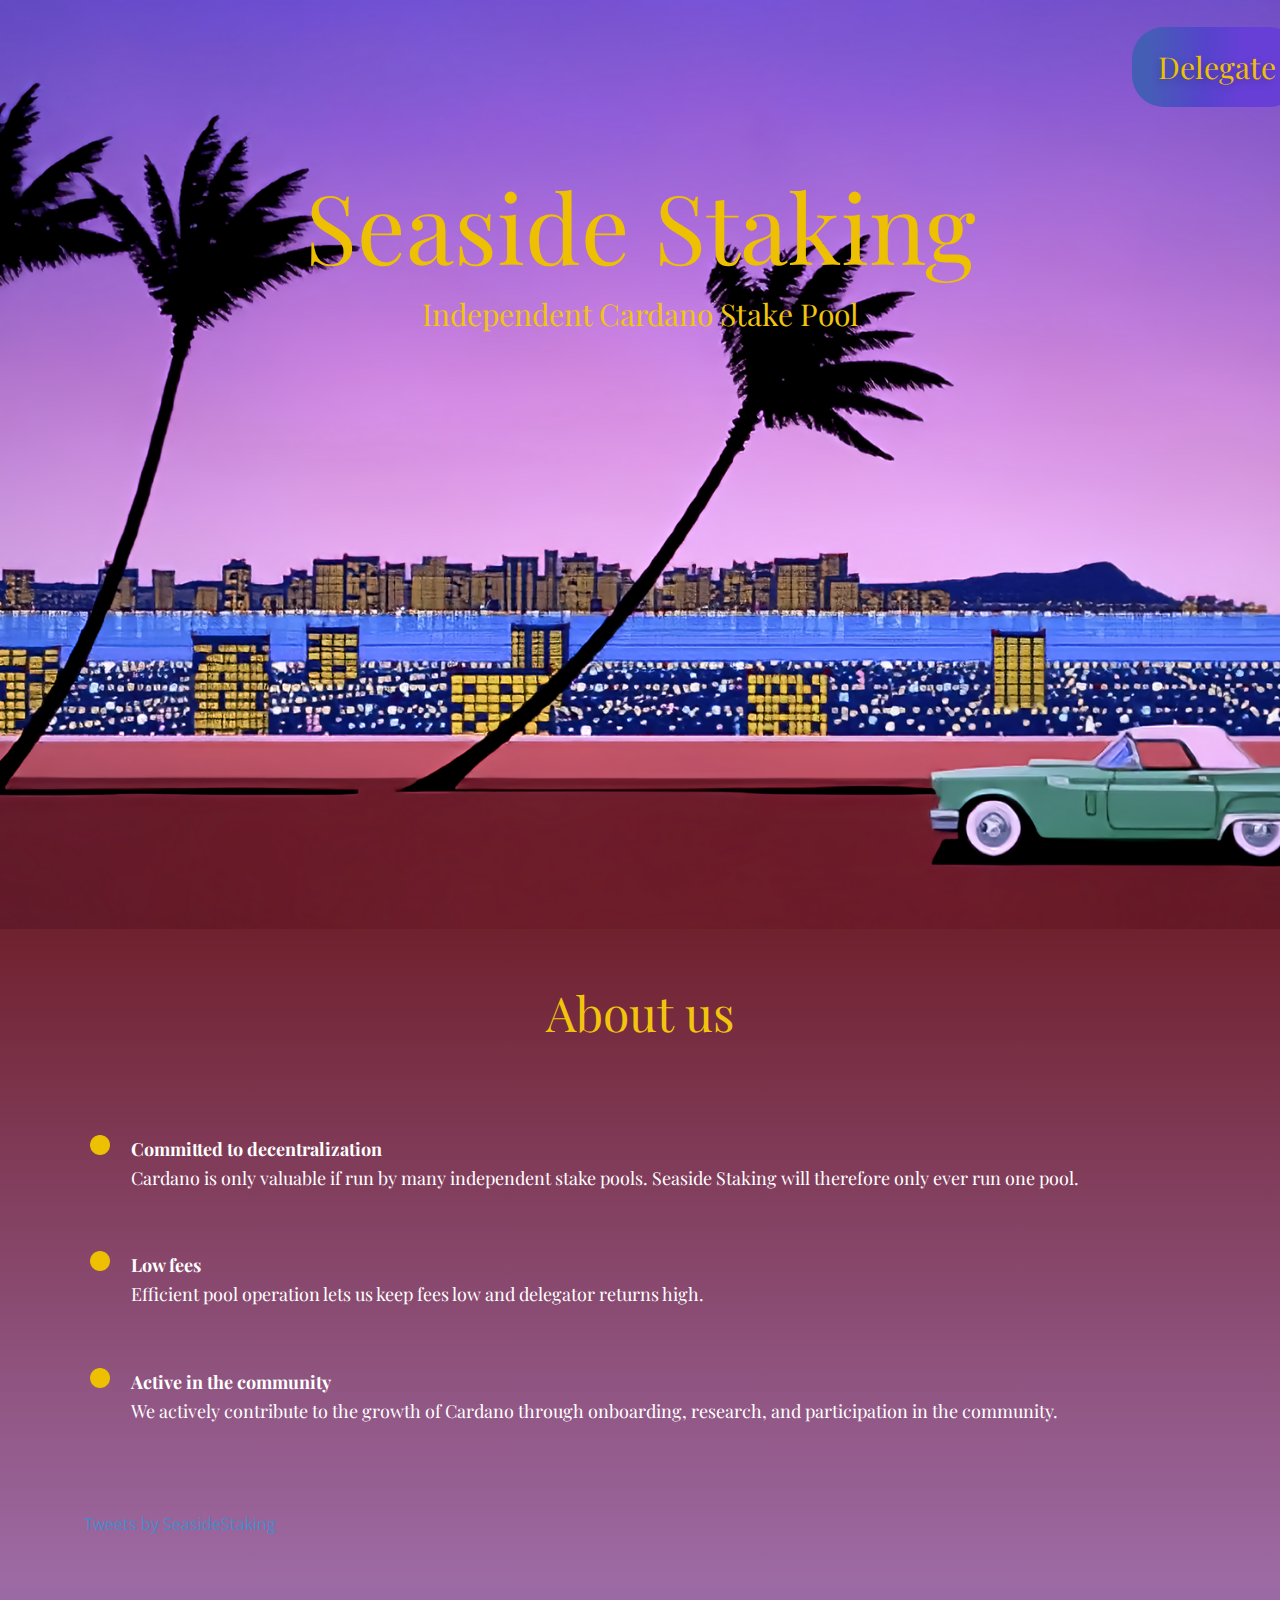
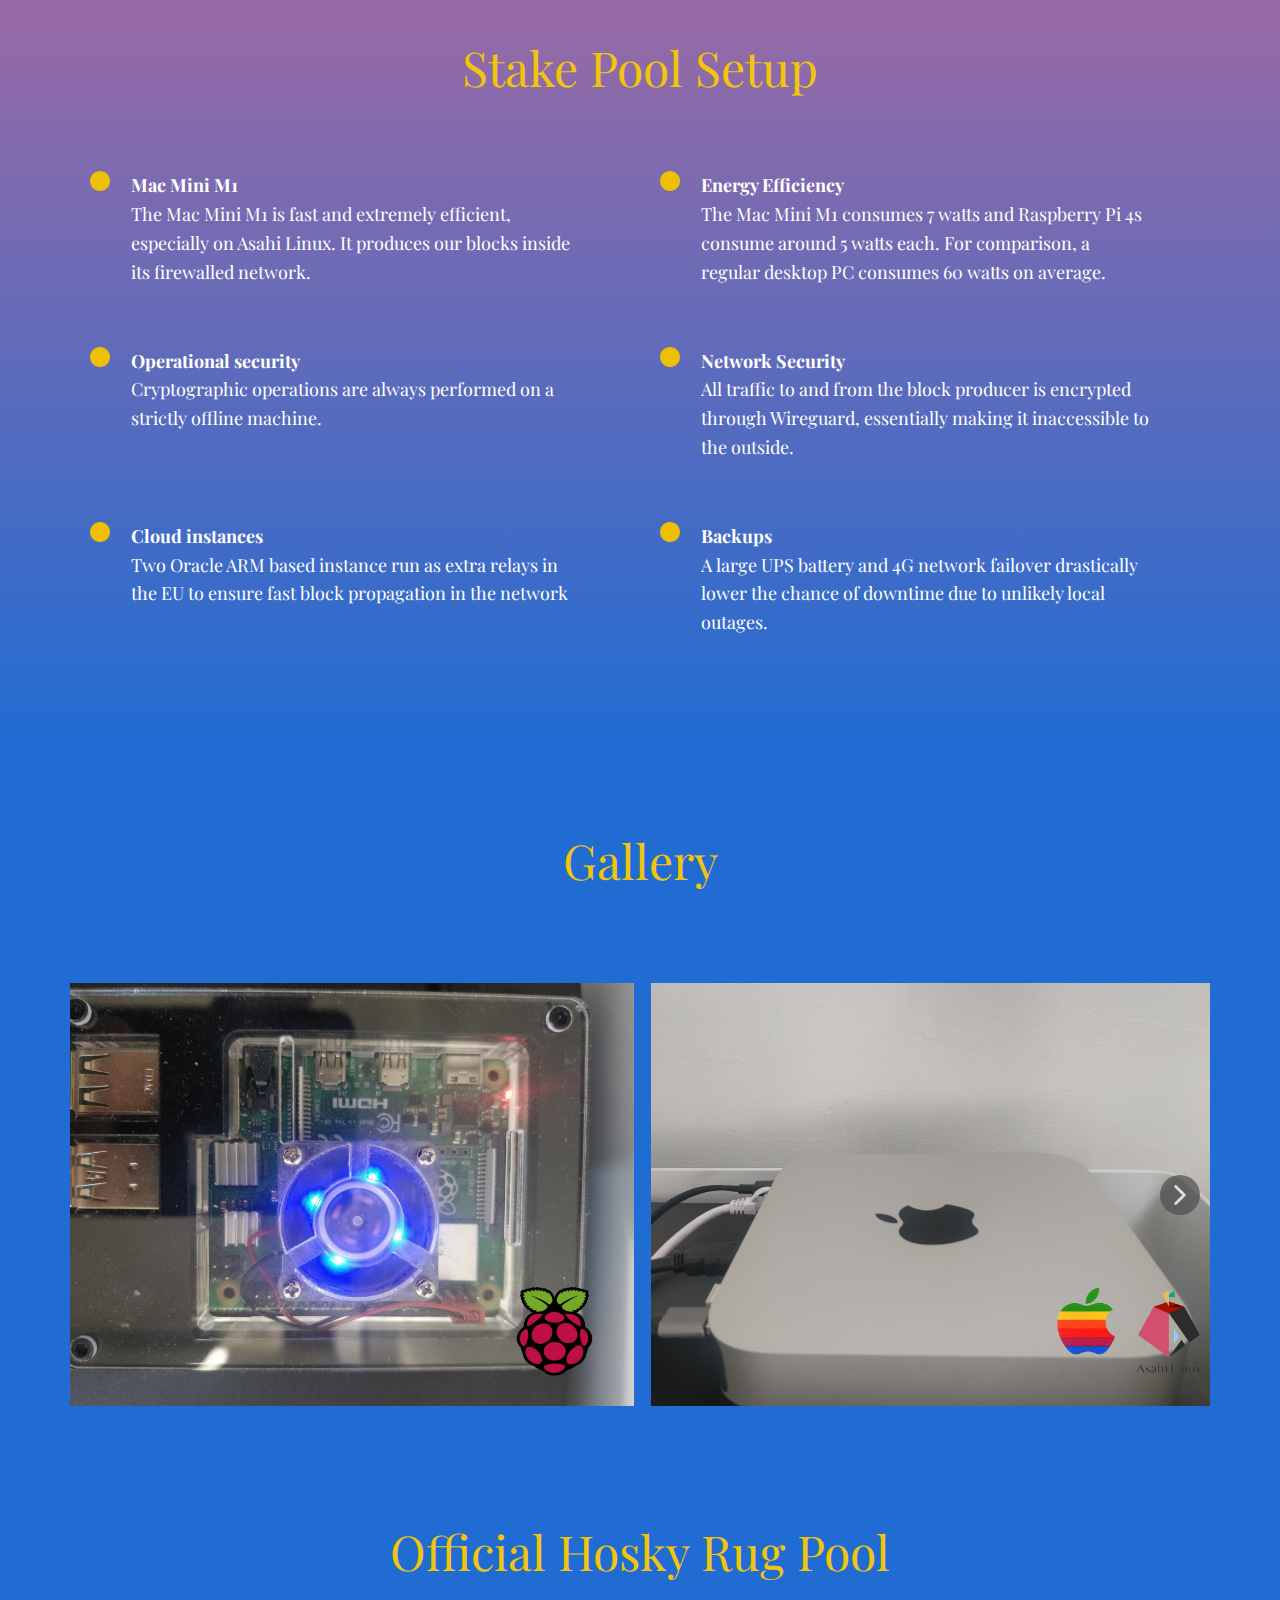
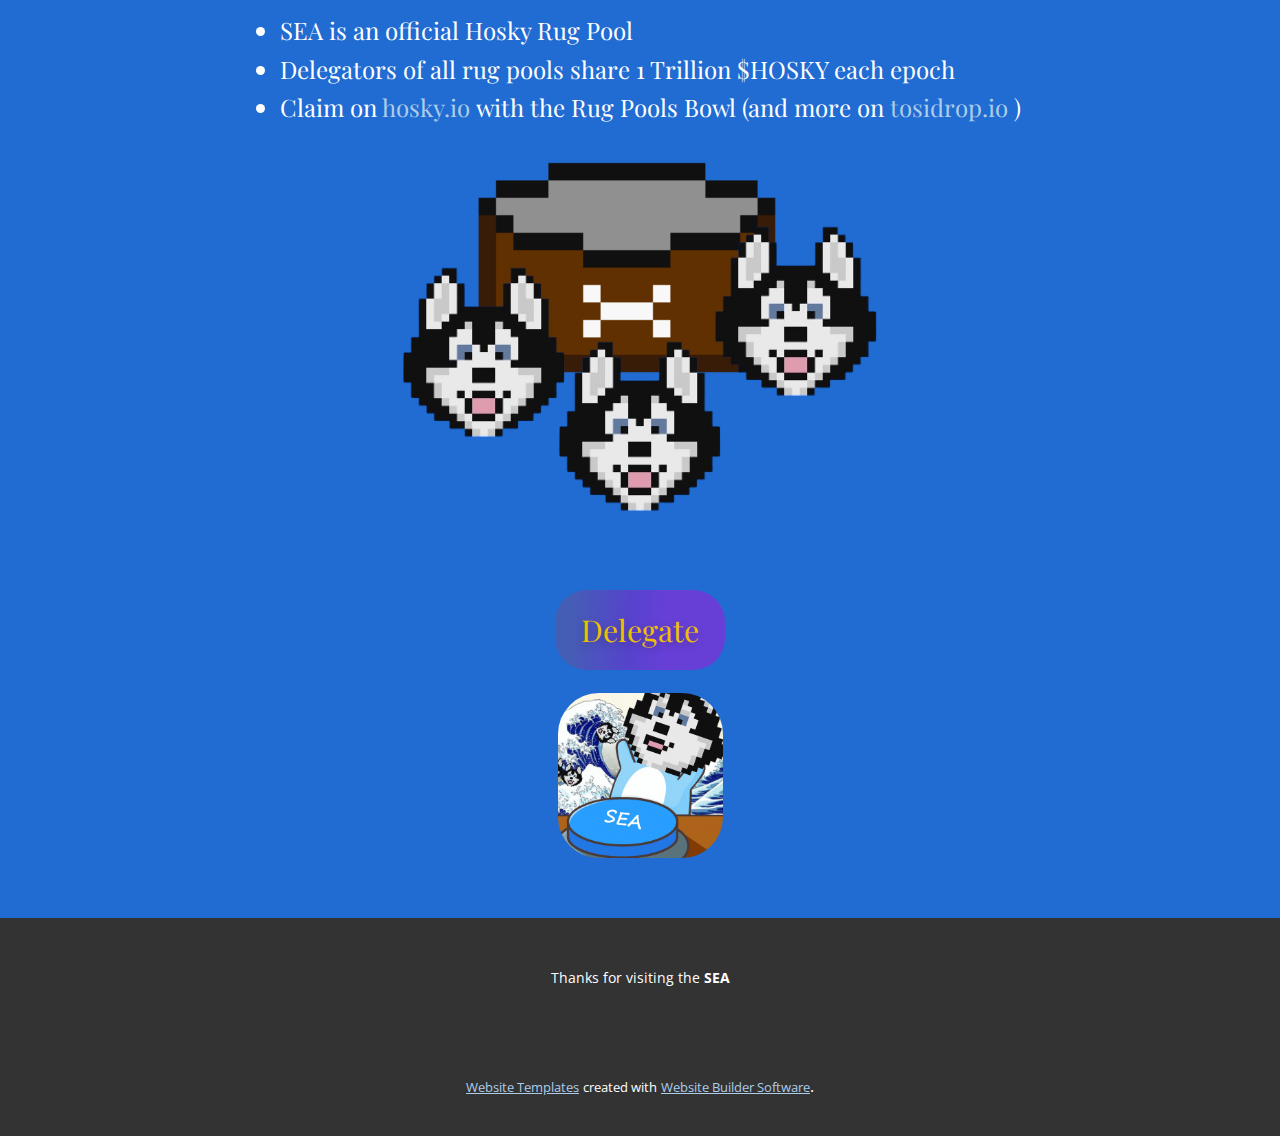
<file: Seaside/Home.html>
<!DOCTYPE html>
<html style="font-size: 16px;" lang="en"><head>
    <meta name="viewport" content="width=device-width, initial-scale=1.0">
    <meta charset="utf-8">
    <meta name="keywords" content="Seaside Staking, staking, Cardano, cryptocurrency">
    <meta name="description" content="Independent Cardano stake pool">
    <title>Seaside Staking</title>
    <link rel="stylesheet" href="nicepage.css" media="screen">
<link rel="stylesheet" href="Home.css" media="screen">
    <script class="u-script" type="text/javascript" src="jquery.js" defer=""></script>
    <script class="u-script" type="text/javascript" src="nicepage.js" defer=""></script>
    <meta name="generator" content="Nicepage 4.18.5, nicepage.com">
    <meta property="og:image" content="images/Logo_comp.png">
    
    <link rel="icon" href="images/favicon3.png">
    <link id="u-theme-google-font" rel="stylesheet" href="https://fonts.googleapis.com/css?family=Roboto:100,100i,300,300i,400,400i,500,500i,700,700i,900,900i|Open+Sans:300,300i,400,400i,500,500i,600,600i,700,700i,800,800i">
    <link id="u-page-google-font" rel="stylesheet" href="https://fonts.googleapis.com/css?family=Playfair+Display:400,400i,500,500i,600,600i,700,700i,800,800i,900,900i">
    
    
    
    
    
    
    
    <script type="application/ld+json">{
		"@context": "http://schema.org",
		"@type": "Organization",
		"name": "Seaside Staking"
}</script>
    <meta name="theme-color" content="#478ac9">
    <meta property="og:title" content="Seaside Staking">
    <meta property="og:description" content="Independent Cardano stake pool">
    <meta property="og:type" content="website">
  </head>
  <body class="u-body u-overlap u-xl-mode" data-lang="en"><header class="u-align-left u-clearfix u-header u-valign-top u-header" id="sec-32df"></header>
    <section class="u-align-center u-clearfix u-image u-section-1" src="" data-image-width="2560" data-image-height="1440" id="sec-f9b0">
      <h1 class="u-custom-font u-font-playfair-display u-hidden-xl u-text u-text-custom-color-5 u-text-default u-title u-text-1">Seaside<br>Staking
      </h1>
      <h1 class="u-custom-font u-font-playfair-display u-hidden-xl u-text u-text-custom-color-5 u-text-default u-title u-text-2">Seaside Staking</h1>
      <div class="u-align-center u-clearfix u-custom-html u-custom-html-1">
        <style></style>
        <button type="button" class="delegate" onclick="handleDelegate()" style="font-family:'Playfair Display';font-size:30px;color:#eec002"> Delegate </button>
        <script> function handleDelegate() {
			var pool_id = 'f1ae552b032c2d87a416f4067eaf4636b3fe5e80230a1f63aa33f6bc'
			var blockfrost_project_id = 'mainnetNgZ7H12GuptJqFDcj7SeESUqNEw5qBDP'
			var link = 'https://armada-alliance.com/delegation-widget?pool_id=' + pool_id + '&blockfrost_project_id=' + blockfrost_project_id
			var width = 600
			var height = Math.min(800, parseInt(window.outerHeight, 10))
			var left = (parseInt(window.outerWidth, 10) / 2) - (width / 2)
			var top = (parseInt(window.outerHeight, 10) - height) / 2
			window.open(link, 'Delegate', 'width=' + width + ',height=' + height + ',toolbar=0,menubar=0,location=0,status=0,scrollbars=1,resizable=1,left=' + left + ',top=' + top);
		} </script>
      </div>
      <h1 class="u-custom-font u-font-playfair-display u-text u-text-custom-color-5 u-text-default u-title u-text-3">Seaside Staking</h1>
      <p class="u-custom-font u-font-playfair-display u-large-text u-text u-text-palette-3-base u-text-variant u-text-4">Independent Cardano&nbsp;Stake Pool</p>
    </section>
    <section class="u-clearfix u-gradient u-section-2" id="sec-fe4f">
      <div class="u-clearfix u-sheet u-sheet-1">
        <h1 class="u-align-center u-custom-font u-font-playfair-display u-text u-text-default u-text-palette-3-base u-text-1" data-animation-name="" data-animation-duration="0" data-animation-delay="0" data-animation-direction="">About us </h1>
        <div class="u-expanded-width u-list u-list-1">
          <div class="u-repeater u-repeater-1">
            <div class="u-align-left u-container-style u-list-item u-repeater-item u-shape-rectangle">
              <div class="u-container-layout u-similar-container u-container-layout-1"><span class="u-file-icon u-icon u-icon-rectangle u-text-custom-color-5 u-icon-1"><img src="images/481037-77c2042a.png" alt=""></span>
                <p class="u-custom-font u-font-playfair-display u-text u-text-body-alt-color u-text-2">
                  <span style="font-weight: 700;"> Committed to decentralization</span>
                  <br>Cardano is only valuable if run by many independent stake pools. Seaside Staking will therefore only ever run one pool.
                </p>
              </div>
            </div>
            <div class="u-align-left u-container-style u-list-item u-repeater-item u-shape-rectangle">
              <div class="u-container-layout u-similar-container u-container-layout-2"><span class="u-file-icon u-icon u-icon-rectangle u-text-custom-color-5 u-icon-2"><img src="images/481037-77c2042a.png" alt=""></span>
                <p class="u-custom-font u-font-playfair-display u-text u-text-body-alt-color u-text-3">
                  <span style="font-weight: 700;"> Low fees</span>&nbsp; &nbsp; &nbsp; &nbsp; &nbsp; &nbsp; &nbsp; &nbsp; &nbsp; ​&nbsp; &nbsp; &nbsp; &nbsp; &nbsp;&nbsp;<br>Efficient pool operation lets us keep fees low and delegator returns high.
                </p>
              </div>
            </div>
            <div class="u-align-left u-container-style u-list-item u-repeater-item u-shape-rectangle">
              <div class="u-container-layout u-similar-container u-container-layout-3"><span class="u-file-icon u-icon u-icon-rectangle u-text-custom-color-5 u-icon-3"><img src="images/481037-77c2042a.png" alt=""></span>
                <p class="u-custom-font u-font-playfair-display u-text u-text-body-alt-color u-text-4">
                  <span style="font-weight: 700;"> Active in the community</span>
                  <br>We actively contribute to the growth of Cardano through onboarding, research, and participation in the community.<br>
                </p>
              </div>
            </div>
          </div>
        </div>
        <div class="u-clearfix u-custom-html u-custom-html-1">
          <a class="twitter-timeline" data-height="1000" href="https://twitter.com/SeasideStaking?ref_src=twsrc%5Etfw">Tweets by SeasideStaking</a>
          <script async="async" src="https://platform.twitter.com/widgets.js" charset="utf-8"></script>
        </div>
      </div>
    </section>
    <section class="u-align-left u-clearfix u-gradient u-section-3" id="sec-c6f2">
      <div class="u-clearfix u-sheet u-sheet-1">
        <h1 class="u-align-center u-custom-font u-font-playfair-display u-text u-text-default u-text-palette-3-base u-text-1" data-animation-name="" data-animation-duration="0" data-animation-delay="0" data-animation-direction="">Stake Pool Setup</h1>
        <div class="u-expanded-width u-list u-list-1">
          <div class="u-repeater u-repeater-1">
            <div class="u-align-left u-container-style u-list-item u-repeater-item u-shape-rectangle">
              <div class="u-container-layout u-similar-container u-valign-bottom-xs u-container-layout-1"><span class="u-file-icon u-icon u-icon-rectangle u-text-custom-color-5 u-icon-1"><img src="images/481037-77c2042a.png" alt=""></span>
                <p class="u-custom-font u-font-playfair-display u-text u-text-body-alt-color u-text-2">
                  <span style="font-weight: 700;"> Mac Mini M1</span>
                  <br>The Mac Mini M1 is fast and extremely efficient, especially on Asahi Linux. It produces our blocks inside its firewalled network.
                </p>
              </div>
            </div>
            <div class="u-align-left u-container-style u-list-item u-repeater-item u-shape-rectangle">
              <div class="u-container-layout u-similar-container u-valign-bottom-xs u-container-layout-2"><span class="u-file-icon u-icon u-icon-rectangle u-text-custom-color-5 u-icon-2"><img src="images/481037-77c2042a.png" alt=""></span>
                <p class="u-custom-font u-font-playfair-display u-text u-text-body-alt-color u-text-3">
                  <span style="font-weight: 700;"> Energy Efficiency&nbsp; </span>&nbsp; &nbsp; &nbsp; &nbsp; &nbsp; &nbsp; &nbsp; &nbsp; &nbsp; &nbsp; ​&nbsp; &nbsp; &nbsp; &nbsp; &nbsp;&nbsp;<br>The Mac Mini M1 consumes 7 watts and Raspberry Pi 4s consume a​round 5 watts each. For comparison, a regular desktop PC consumes 60 watts on average.
                </p>
              </div>
            </div>
            <div class="u-align-left u-container-style u-list-item u-repeater-item u-shape-rectangle">
              <div class="u-container-layout u-similar-container u-valign-bottom-xs u-container-layout-3"><span class="u-file-icon u-icon u-icon-rectangle u-text-custom-color-5 u-icon-3"><img src="images/481037-77c2042a.png" alt=""></span>
                <p class="u-custom-font u-font-playfair-display u-text u-text-body-alt-color u-text-4">
                  <span style="font-weight: 700;"> Operational security</span>
                  <br>Cryptographic operations are always performed on a strictly offline machine.
                </p>
              </div>
            </div>
            <div class="u-align-left u-container-style u-list-item u-repeater-item u-shape-rectangle">
              <div class="u-container-layout u-similar-container u-valign-bottom-xs u-container-layout-4"><span class="u-file-icon u-icon u-icon-rectangle u-text-custom-color-5 u-icon-4"><img src="images/481037-77c2042a.png" alt=""></span>
                <p class="u-custom-font u-font-playfair-display u-text u-text-body-alt-color u-text-5">
                  <span style="font-weight: 700;"> Network Security</span>
                  <br>All traffic to and from the block producer is encrypted through Wireguard, essentially making it inaccessible to the outside.
                </p>
              </div>
            </div>
            <div class="u-align-left u-container-style u-list-item u-repeater-item u-shape-rectangle">
              <div class="u-container-layout u-similar-container u-valign-bottom-xs u-container-layout-5"><span class="u-file-icon u-icon u-icon-rectangle u-text-custom-color-5 u-icon-5"><img src="images/481037-77c2042a.png" alt=""></span>
                <p class="u-custom-font u-font-playfair-display u-text u-text-body-alt-color u-text-6">
                  <span style="font-weight: 700;"> Cloud instances</span>
                  <br>Two Oracle ARM based instance run as extra relays in the EU to ensure fast block propagation in the network&nbsp;
                </p>
              </div>
            </div>
            <div class="u-align-left u-container-style u-list-item u-repeater-item u-shape-rectangle">
              <div class="u-container-layout u-similar-container u-valign-bottom-xs u-container-layout-6"><span class="u-file-icon u-icon u-icon-rectangle u-text-custom-color-5 u-icon-6"><img src="images/481037-77c2042a.png" alt=""></span>
                <p class="u-custom-font u-font-playfair-display u-text u-text-body-alt-color u-text-7">
                  <span style="font-weight: 700;"> Backups</span>
                  <br>A&nbsp;large UPS battery and 4G network failover drastically lower the chance of downtime due to unlikely local outages.
                </p>
              </div>
            </div>
          </div>
        </div>
      </div>
    </section>
    <section class="u-align-center u-clearfix u-gradient u-section-4" id="sec-fd1d">
      <div class="u-clearfix u-sheet u-valign-middle-xs u-sheet-1">
        <h1 class="u-custom-font u-font-playfair-display u-text u-text-default u-text-palette-3-base u-text-1">Gallery</h1>
        <div class="u-expanded-width u-gallery u-layout-horizontal u-lightbox u-show-text-on-hover u-gallery-1" id="carousel-1acf">
          <div class="u-gallery-inner u-gallery-inner-1" role="listbox"><div class="u-effect-fade u-gallery-item u-gallery-item-1"><div class="u-back-slide" data-image-width="1920" data-image-height="1440"><img class="u-back-image" src="images/img-20220333.jpeg" alt="Raspberry Pi 4">
</div><div class="u-align-center u-over-slide u-shading u-over-slide-1"><h3 class="u-custom-font u-font-courier-new u-gallery-heading">Raspberry Pi 4</h3><p class="u-gallery-text"></p>
</div>
</div><div class="u-effect-fade u-gallery-item u-gallery-item-2"><div class="u-back-slide" data-image-width="1920" data-image-height="1440"><img class="u-back-image" src="images/img-20220331.jpeg" alt="Mac Mini M1">
</div><div class="u-align-center u-over-slide u-shading u-over-slide-2"><h3 class="u-custom-font u-font-courier-new u-gallery-heading">Mac Mini M1</h3><p class="u-gallery-text"></p>
</div>
</div><div class="u-effect-fade u-gallery-item u-gallery-item-3"><div class="u-back-slide" data-image-width="1920" data-image-height="1440"><img class="u-back-image" src="images/img-20220331.jpg" alt="Raspberry Pi 4">
</div><div class="u-align-center u-over-slide u-shading u-over-slide-3"><h3 class="u-custom-font u-font-courier-new u-gallery-heading">Raspberry Pi 4</h3><p class="u-gallery-text"></p>
</div>
</div></div>
          <a class="u-absolute-vcenter u-gallery-nav u-gallery-nav-prev u-grey-70 u-icon-circle u-opacity u-opacity-70 u-spacing-10 u-text-white u-gallery-nav-1" href="#" role="button">
            <span aria-hidden="true">
              <svg viewBox="0 0 451.847 451.847"><path d="M97.141,225.92c0-8.095,3.091-16.192,9.259-22.366L300.689,9.27c12.359-12.359,32.397-12.359,44.751,0
c12.354,12.354,12.354,32.388,0,44.748L173.525,225.92l171.903,171.909c12.354,12.354,12.354,32.391,0,44.744
c-12.354,12.365-32.386,12.365-44.745,0l-194.29-194.281C100.226,242.115,97.141,234.018,97.141,225.92z"></path></svg>
            </span>
            <span class="sr-only">
              <svg viewBox="0 0 451.847 451.847"><path d="M97.141,225.92c0-8.095,3.091-16.192,9.259-22.366L300.689,9.27c12.359-12.359,32.397-12.359,44.751,0
c12.354,12.354,12.354,32.388,0,44.748L173.525,225.92l171.903,171.909c12.354,12.354,12.354,32.391,0,44.744
c-12.354,12.365-32.386,12.365-44.745,0l-194.29-194.281C100.226,242.115,97.141,234.018,97.141,225.92z"></path></svg>
            </span>
          </a>
          <a class="u-absolute-vcenter u-gallery-nav u-gallery-nav-next u-grey-70 u-icon-circle u-opacity u-opacity-70 u-spacing-10 u-text-white u-gallery-nav-2" href="#" role="button">
            <span aria-hidden="true">
              <svg viewBox="0 0 451.846 451.847"><path d="M345.441,248.292L151.154,442.573c-12.359,12.365-32.397,12.365-44.75,0c-12.354-12.354-12.354-32.391,0-44.744
L278.318,225.92L106.409,54.017c-12.354-12.359-12.354-32.394,0-44.748c12.354-12.359,32.391-12.359,44.75,0l194.287,194.284
c6.177,6.18,9.262,14.271,9.262,22.366C354.708,234.018,351.617,242.115,345.441,248.292z"></path></svg>
            </span>
            <span class="sr-only">
              <svg viewBox="0 0 451.846 451.847"><path d="M345.441,248.292L151.154,442.573c-12.359,12.365-32.397,12.365-44.75,0c-12.354-12.354-12.354-32.391,0-44.744
L278.318,225.92L106.409,54.017c-12.354-12.359-12.354-32.394,0-44.748c12.354-12.359,32.391-12.359,44.75,0l194.287,194.284
c6.177,6.18,9.262,14.271,9.262,22.366C354.708,234.018,351.617,242.115,345.441,248.292z"></path></svg>
            </span>
          </a>
        </div>
      </div>
    </section>
    <section class="u-clearfix u-gradient u-section-5" id="sec-fe6c">
      <div class="u-clearfix u-sheet u-sheet-1">
        <h1 class="u-align-center u-custom-font u-font-playfair-display u-text u-text-default u-text-palette-3-base u-text-1">Offici<span style="font-size: 3rem;"></span>al Hosky Rug Pool
        </h1>
        <ul class="u-align-left u-custom-font u-font-playfair-display u-text u-text-body-alt-color u-text-default u-text-2">
          <li>SEA is an official Hosky Rug Pool</li>
          <li>Delegators of all rug pools share 1 Trillion $HOSKY each epoch</li>
          <li>Claim on <a href="https://hosky.io" class="u-active-none u-border-none u-btn u-button-link u-button-style u-hover-none u-none u-text-palette-1-light-2 u-btn-1" target="_blank">hosky.io</a>&nbsp;with the Rug Pools Bowl (and more on <span class="u-text-palette-1-light-2">
              <a href="https://app.tosidrop.io/cardano/claim" class="u-active-none u-border-none u-btn u-button-link u-button-style u-hover-none u-none u-text-palette-1-light-2 u-btn-2">tosidrop.io</a>
            </span>)
          </li>
        </ul>
        <img class="u-image u-image-default u-image-1" src="images/Doggie-Bowl-1-300x213.png" alt="" data-image-width="300" data-image-height="213" data-href="https://hosky.io/" data-target="_blank">
        <img class="u-image u-image-contain u-image-default u-preserve-proportions u-image-2" src="images/hosky-removebg-preview.png" alt="" data-image-width="399" data-image-height="399">
        <img class="u-hidden-xs u-image u-image-contain u-image-default u-preserve-proportions u-image-3" src="images/hosky-removebg-preview.png" alt="" data-image-width="399" data-image-height="399">
        <img class="u-hidden-md u-hidden-sm u-hidden-xs u-image u-image-contain u-image-default u-preserve-proportions u-image-4" src="images/hosky-removebg-preview.png" alt="" data-image-width="399" data-image-height="399">
      </div>
    </section>
    <section class="u-align-left u-clearfix u-gradient u-section-6" id="sec-51f7">
      <div class="u-clearfix u-sheet u-sheet-1">
        <div class="u-align-center u-clearfix u-custom-html u-custom-html-1">
          <style></style>
          <button type="button" class="delegate" onclick="handleDelegate()" style="font-family:'Playfair Display';font-size:30px;color:#eec002"> Delegate </button>
          <script> function handleDelegate() {
			var pool_id = 'f1ae552b032c2d87a416f4067eaf4636b3fe5e80230a1f63aa33f6bc'
			var blockfrost_project_id = 'mainnetNgZ7H12GuptJqFDcj7SeESUqNEw5qBDP'
			var link = 'https://armada-alliance.com/delegation-widget?pool_id=' + pool_id + '&blockfrost_project_id=' + blockfrost_project_id
			var width = 600
			var height = Math.min(800, parseInt(window.outerHeight, 10))
			var left = (parseInt(window.outerWidth, 10) / 2) - (width / 2)
			var top = (parseInt(window.outerHeight, 10) - height) / 2
			window.open(link, 'Delegate', 'width=' + width + ',height=' + height + ',toolbar=0,menubar=0,location=0,status=0,scrollbars=1,resizable=1,left=' + left + ',top=' + top);
		} </script>
        </div>
        <img class="u-image u-image-round u-preserve-proportions u-radius-41 u-image-1" src="images/Button_Hoskisai.gif" alt="" data-image-width="480" data-image-height="480">
      </div>
    </section>
    
    
    <footer class="u-align-center u-clearfix u-footer u-grey-80 u-footer" id="sec-8c31"><div class="u-clearfix u-sheet u-sheet-1">
        <p class="u-small-text u-text u-text-variant u-text-1">Thanks for visiting the <span style="font-weight: 700;">SEA</span>
        </p>
      </div></footer>
    <section class="u-backlink u-clearfix u-grey-80">
      <a class="u-link" href="https://nicepage.com/website-templates" target="_blank">
        <span>Website Templates</span>
      </a>
      <p class="u-text">
        <span>created with</span>
      </p>
      <a class="u-link" href="" target="_blank">
        <span>Website Builder Software</span>
      </a>. 
    </section>
  
</body></html>
</file>
